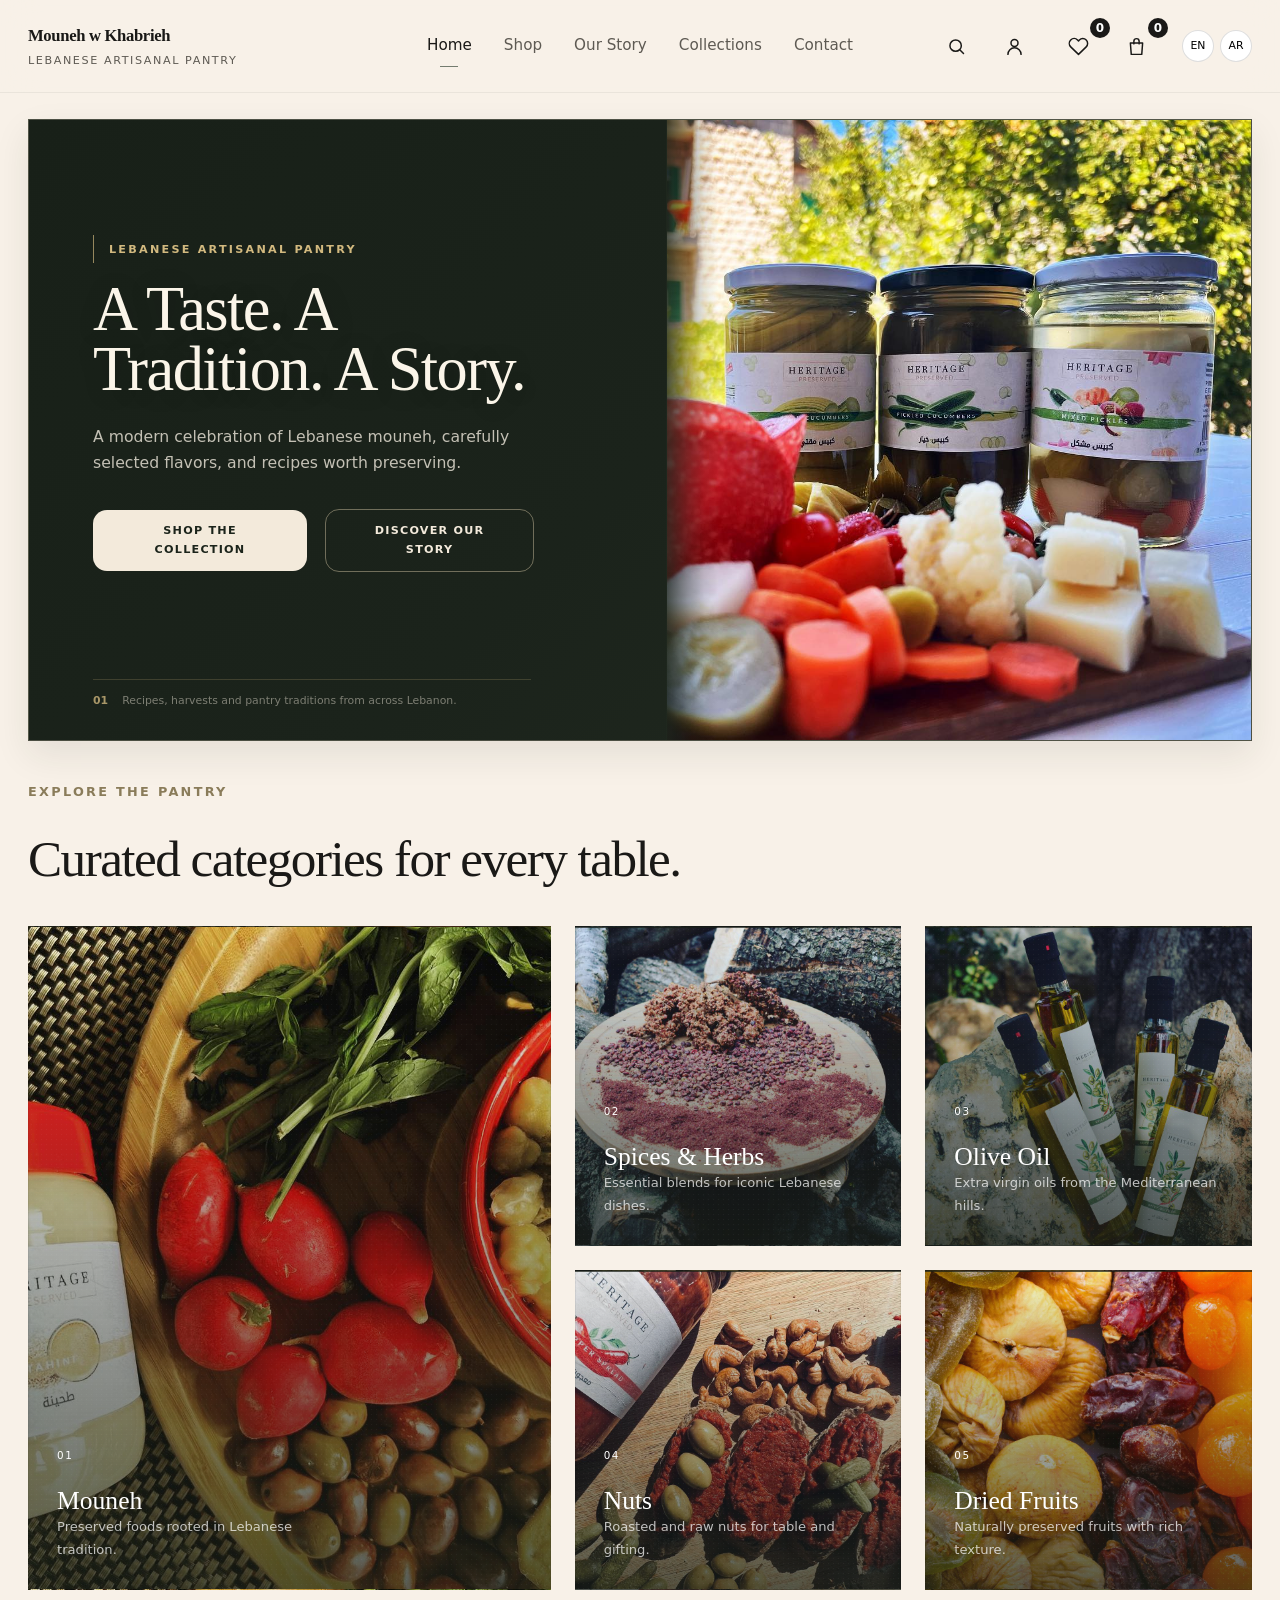
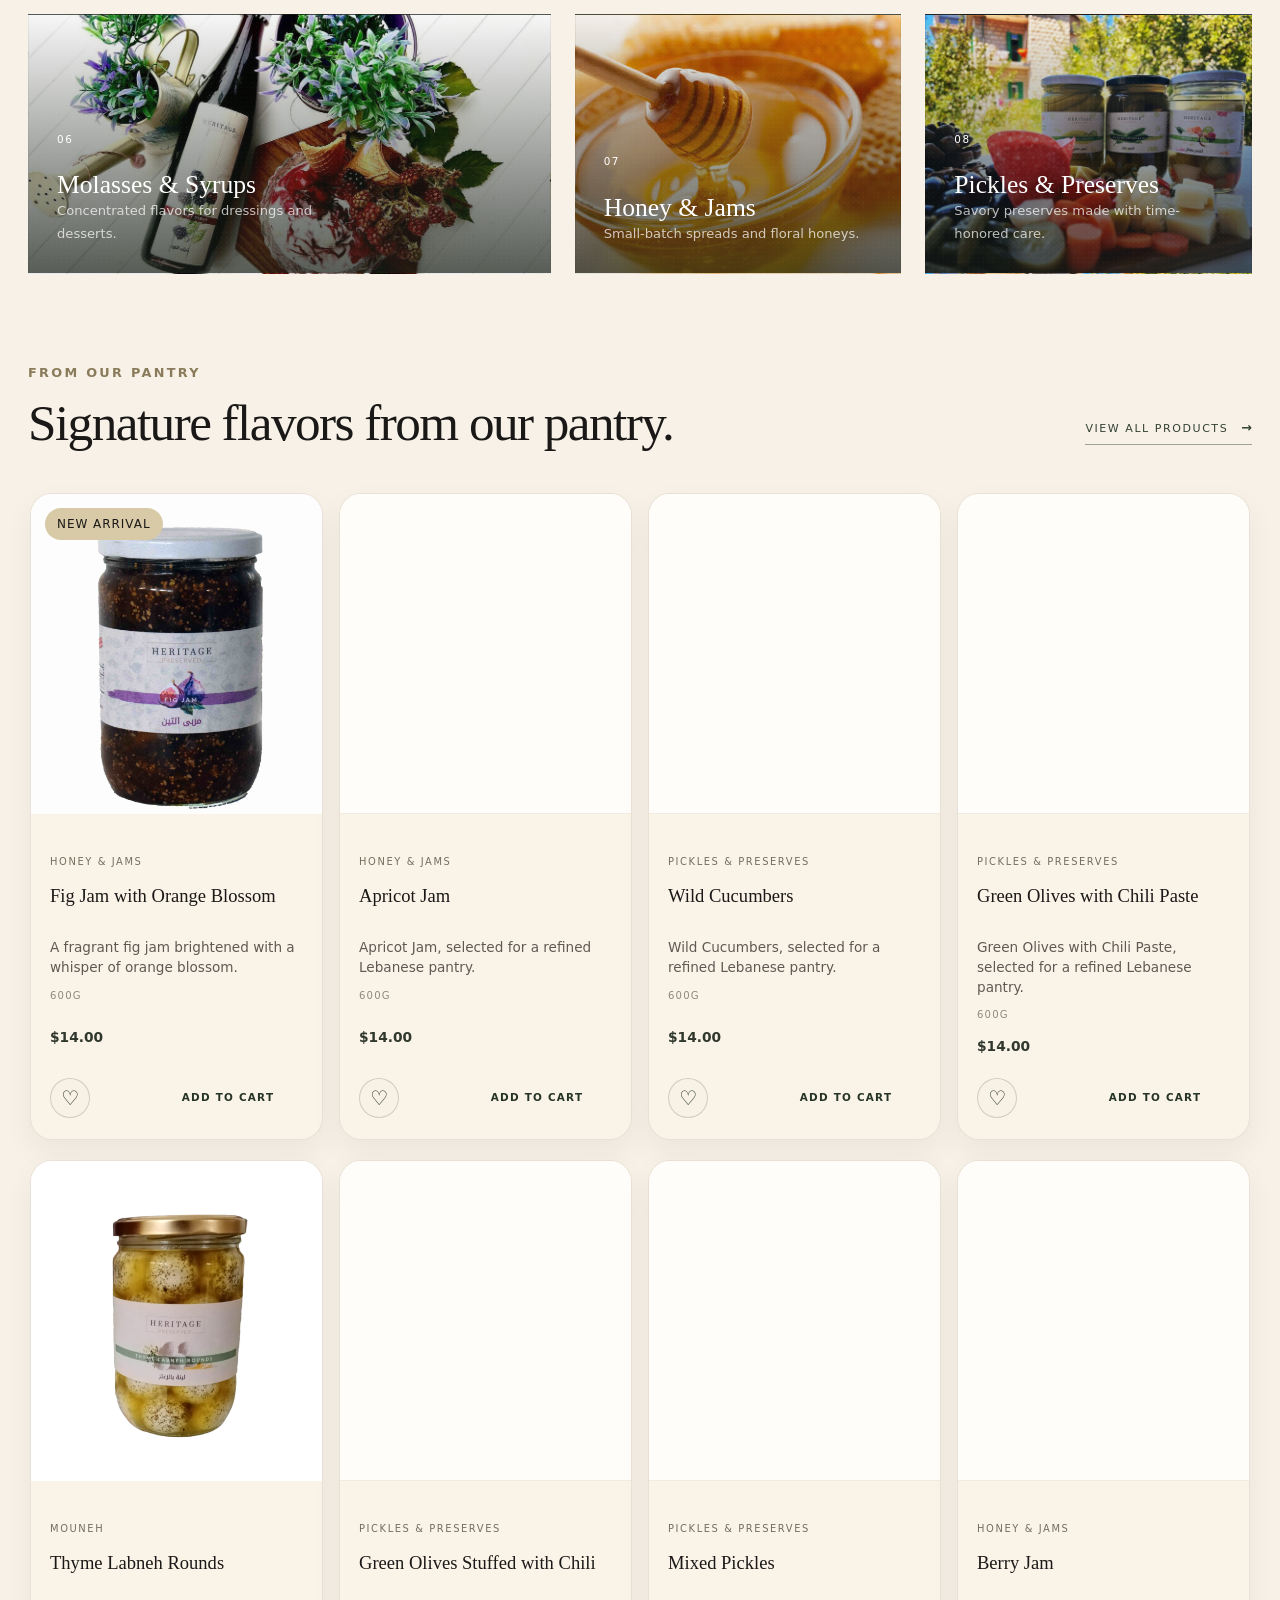
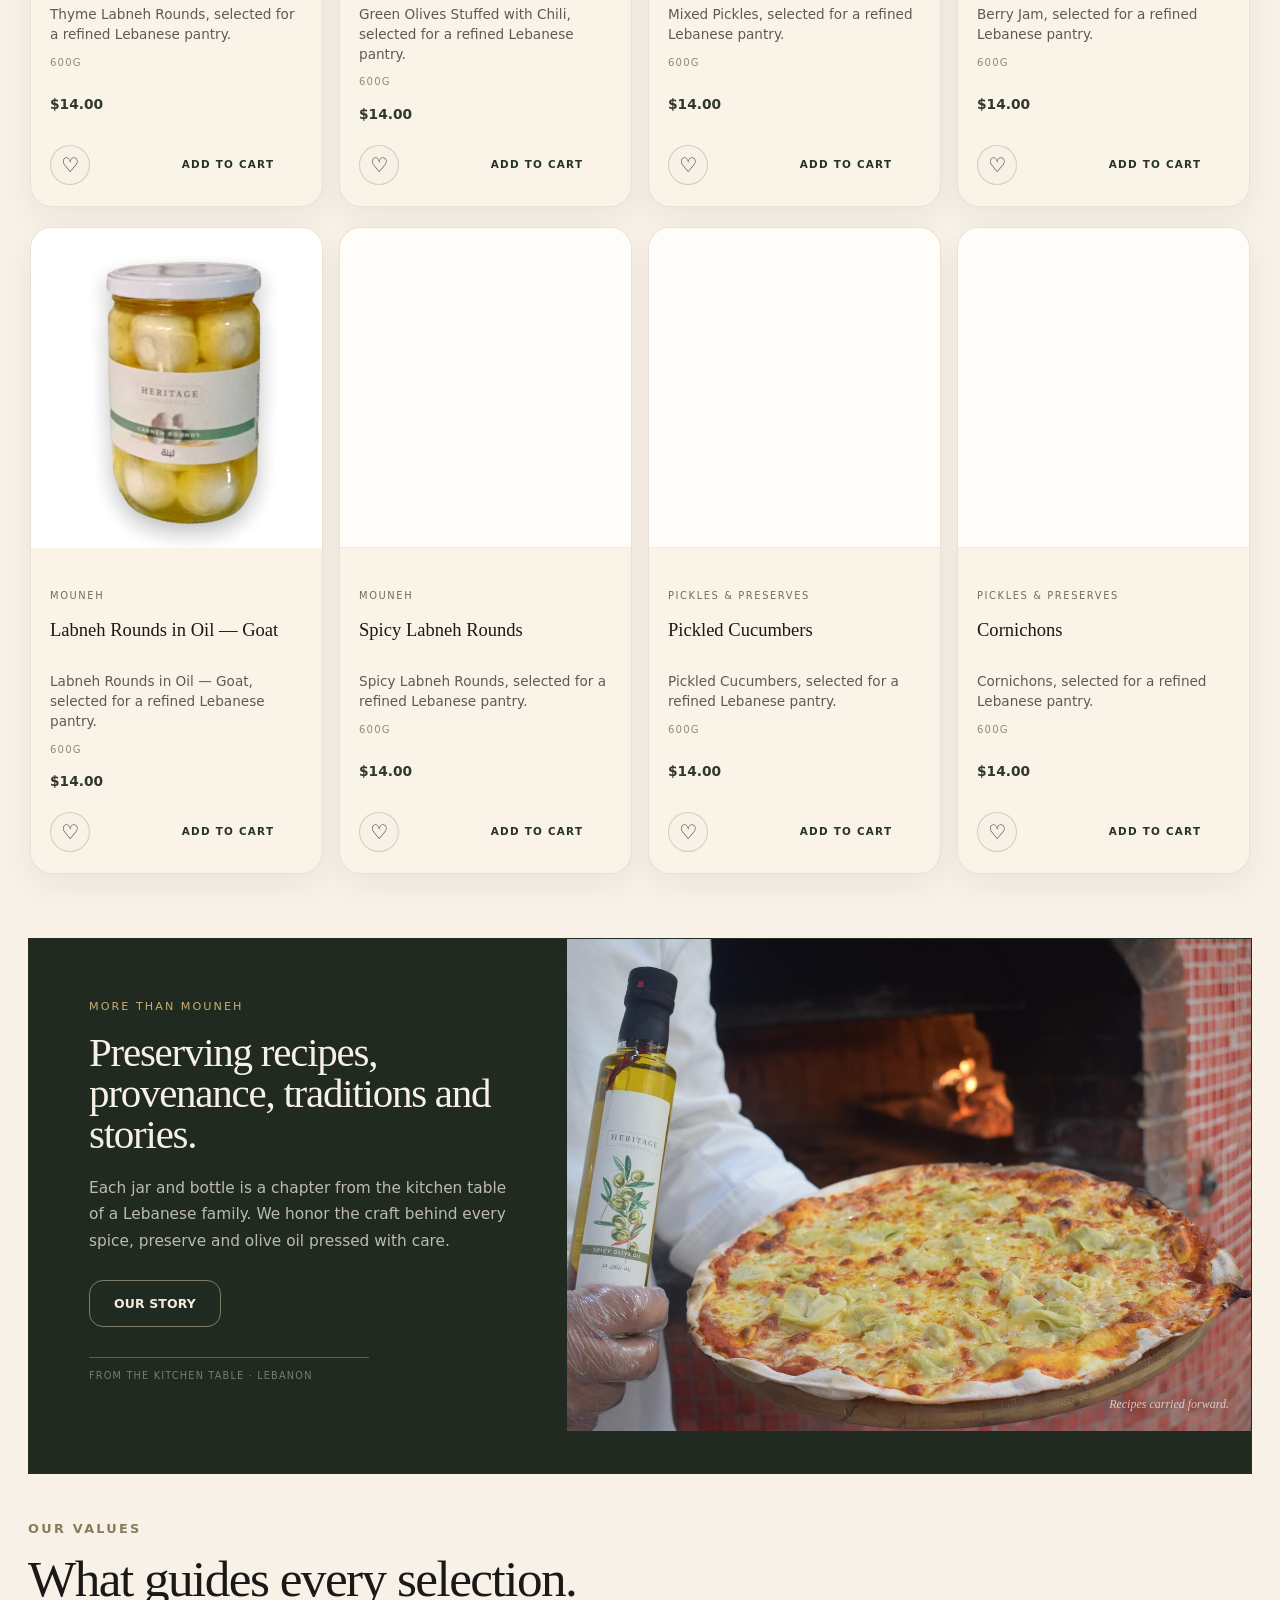
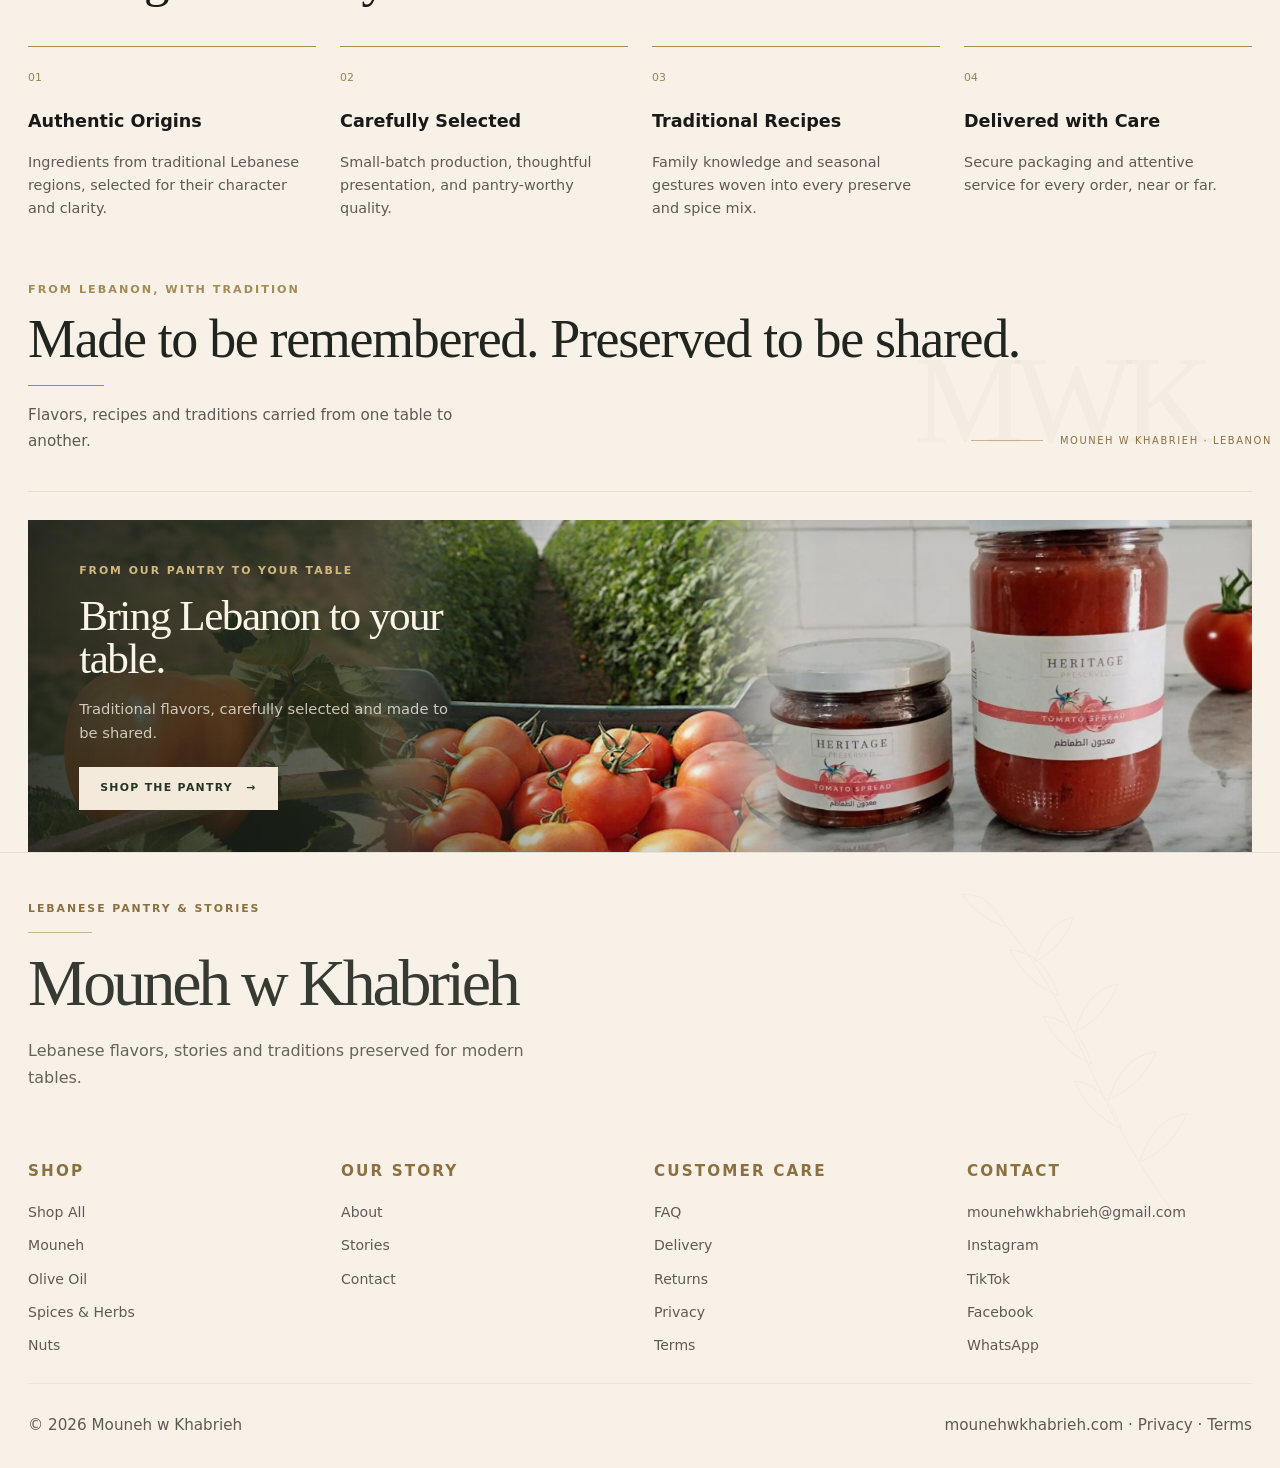
<file: index.html>
<!DOCTYPE html>
<html lang="en">
<head>
  <meta charset="UTF-8" />
  <meta name="viewport" content="width=device-width, initial-scale=1.0" />
  <title>Mouneh w Khabrieh | Traditional Lebanese Pantry</title>
  <meta name="description" content="Mouneh w Khabrieh presents premium Lebanese mouneh, olive oil, spices, preserves, and curated gift boxes with artisanal storytelling." />
  <link rel="canonical" href="https://mounehwkhabrieh.com/" />
  <meta property="og:type" content="website" />
  <meta property="og:title" content="Mouneh w Khabrieh | A Taste. A Tradition. A Story." />
  <meta property="og:description" content="A modern celebration of Lebanese mouneh, carefully selected flavors, and recipes worth preserving." />
  <meta property="og:url" content="https://mounehwkhabrieh.com/" />
  <meta property="og:site_name" content="Mouneh w Khabrieh" />
  <link rel="stylesheet" href="css/global.css" />
  <link rel="stylesheet" href="css/index.css" />
  <link rel="stylesheet" href="css/responsive.css" />
  <link rel="stylesheet" href="css/shop.css?v=20260816-card-layout" />
</head>
<body class="homepage-body">
  <div id="site-header"></div>
  <main class="page-shell homepage">
    <section class="hero-panel">
      <div class="hero-copy">
        <span class="eyebrow">Lebanese Artisanal Pantry</span>
        <h1><span class="hero-title-line">A Taste.</span> <span class="hero-title-line">A Tradition.</span> <span class="hero-title-line">A Story.</span></h1>
        <p>A modern celebration of Lebanese mouneh, carefully selected flavors, and recipes worth preserving.</p>
        <div class="hero-actions">
          <a class="button button-primary" href="shop.html">Shop the Collection</a>
          <a class="button button-secondary" href="about.html">Discover Our Story</a>
        </div>
        <p class="hero-note"><span>01</span> Recipes, harvests and pantry traditions from across Lebanon.</p>
      </div>
      <div class="hero-visual">
        <div class="hero-image hero-image-1" aria-hidden="true"></div>
        <span class="hero-media-caption">Lebanon, preserved.</span>
      </div>
    </section>

    <section class="section section-intro">
      <div class="section-heading badge-heading">
        <span>Explore the pantry</span>
        <h2>Curated categories for every table.</h2>
      </div>
      <div class="category-grid" id="categoryGrid"></div>
    </section>

    <section class="section section-featured">
      <div class="section-heading">
        <span>From our pantry</span>
        <h2>Signature flavors from our pantry.</h2>
        <div class="featured-carousel-controls" role="group" aria-label="Signature products carousel controls">
          <button class="featured-carousel-button" id="featuredPrev" type="button" aria-label="Previous signature product" aria-controls="featuredProducts" disabled><span aria-hidden="true">←</span></button>
          <button class="featured-carousel-button" id="featuredNext" type="button" aria-label="Next signature product" aria-controls="featuredProducts"><span aria-hidden="true">→</span></button>
        </div>
        <a class="section-view-all" href="shop.html">View all products <span aria-hidden="true">→</span></a>
      </div>
      <div class="product-grid signature-card-grid product-card-collection" id="featuredProducts"></div>
    </section>

    <section class="section section-story-text split-panel">
      <div class="story-copy">
        <span>More than mouneh</span>
        <h2>Preserving recipes, provenance, traditions and stories.</h2>
        <p>Each jar and bottle is a chapter from the kitchen table of a Lebanese family. We honor the craft behind every spice, preserve and olive oil pressed with care.</p>
        <a class="button button-secondary" href="about.html">Our Story</a>
      </div>
      <div class="story-image-wrap">
        <div class="story-image story-image-1" aria-hidden="true"></div>
        <span class="story-media-caption">Recipes carried forward.</span>
      </div>
    </section>

    <section class="section section-values">
      <div class="section-heading">
        <span>Our values</span>
        <h2>What guides every selection.</h2>
      </div>
      <div class="values-grid">
        <article>
          <span class="value-number">01</span>
          <strong>Authentic Origins</strong>
          <p>Ingredients from traditional Lebanese regions, selected for their character and clarity.</p>
        </article>
        <article>
          <span class="value-number">02</span>
          <strong>Carefully Selected</strong>
          <p>Small-batch production, thoughtful presentation, and pantry-worthy quality.</p>
        </article>
        <article>
          <span class="value-number">03</span>
          <strong>Traditional Recipes</strong>
          <p>Family knowledge and seasonal gestures woven into every preserve and spice mix.</p>
        </article>
        <article>
          <span class="value-number">04</span>
          <strong>Delivered with Care</strong>
          <p>Secure packaging and attentive service for every order, near or far.</p>
        </article>
      </div>
    </section>

    <section class="section section-editorial-transition">
      <span class="editorial-transition-eyebrow">From Lebanon, with tradition</span>
      <h2><span class="editorial-heading-line">Made to be remembered.</span> <span class="editorial-heading-line">Preserved to be shared.</span></h2>
      <span class="editorial-transition-rule" aria-hidden="true"></span>
      <p>Flavors, recipes and traditions carried from one table to another.</p>
      <span class="editorial-transition-signature" aria-label="Mouneh w Khabrieh, Lebanon"><i aria-hidden="true"></i> Mouneh w Khabrieh · Lebanon</span>
    </section>

    <section class="prefooter-commerce" aria-labelledby="prefooterCommerceTitle">
      <div class="prefooter-commerce-media">
        <img class="prefooter-commerce-image prefooter-commerce-image-origin" src="assets/images/tomat-1.jpg" alt="Tomato growing in the Lebanese landscape" />
        <img class="prefooter-commerce-image prefooter-commerce-image-harvest" src="assets/images/tomat-2.jpg" alt="Freshly harvested tomatoes gathered in a crate" />
        <img class="prefooter-commerce-image prefooter-commerce-image-product" src="assets/images/tomat-3.jpg" alt="Heritage Preserved tomato spread jars" />
      </div>
      <div class="prefooter-commerce-content">
        <span>From our pantry to your table</span>
        <h2 id="prefooterCommerceTitle">Bring Lebanon to your table.</h2>
        <p>Traditional flavors, carefully selected and made to be shared.</p>
        <a class="button button-primary" href="shop.html">Shop the pantry <span aria-hidden="true">→</span></a>
      </div>
    </section>
  </main>

  <div id="site-footer"></div>
  <div id="site-overlays"></div>

  <script src="data/products.js"></script>
  <script src="data/categories.js"></script>
  <script src="js/global.js"></script>
  <script src="js/index.js"></script>
</body>
</html>
</file>
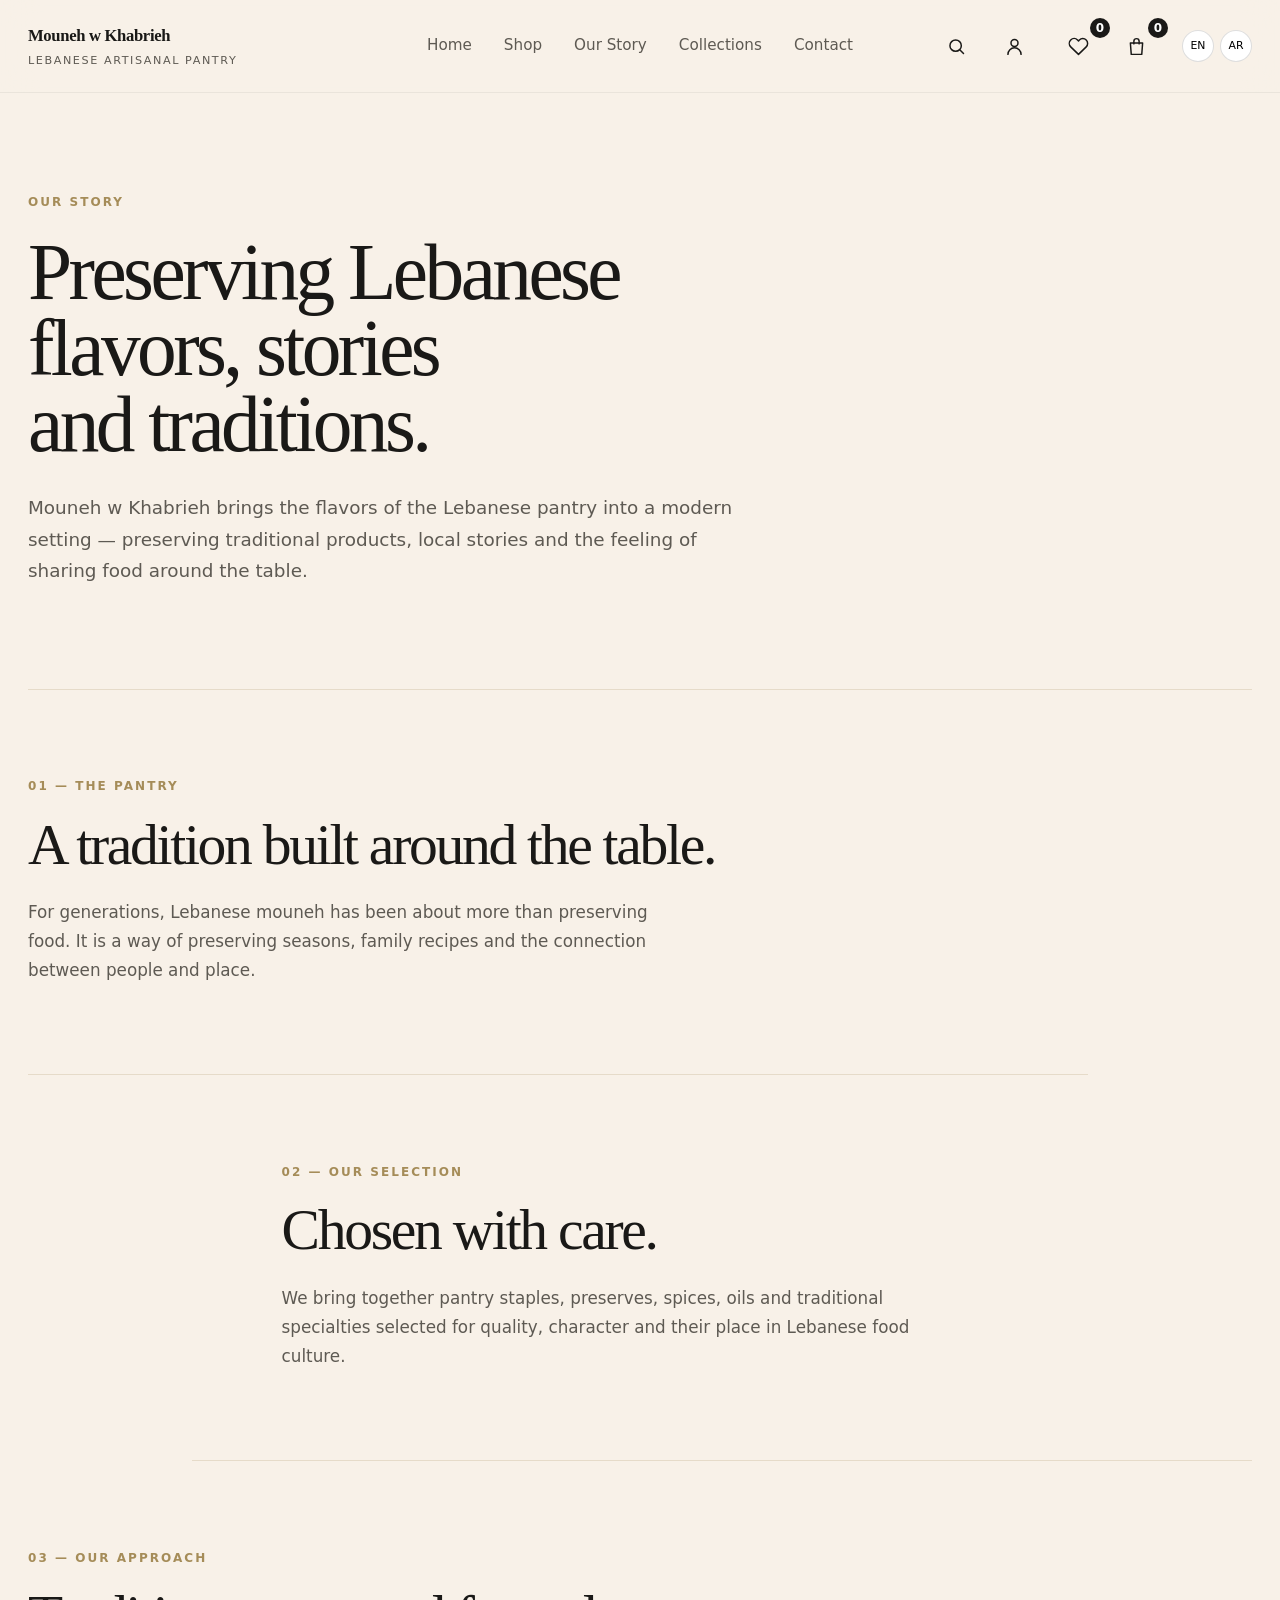
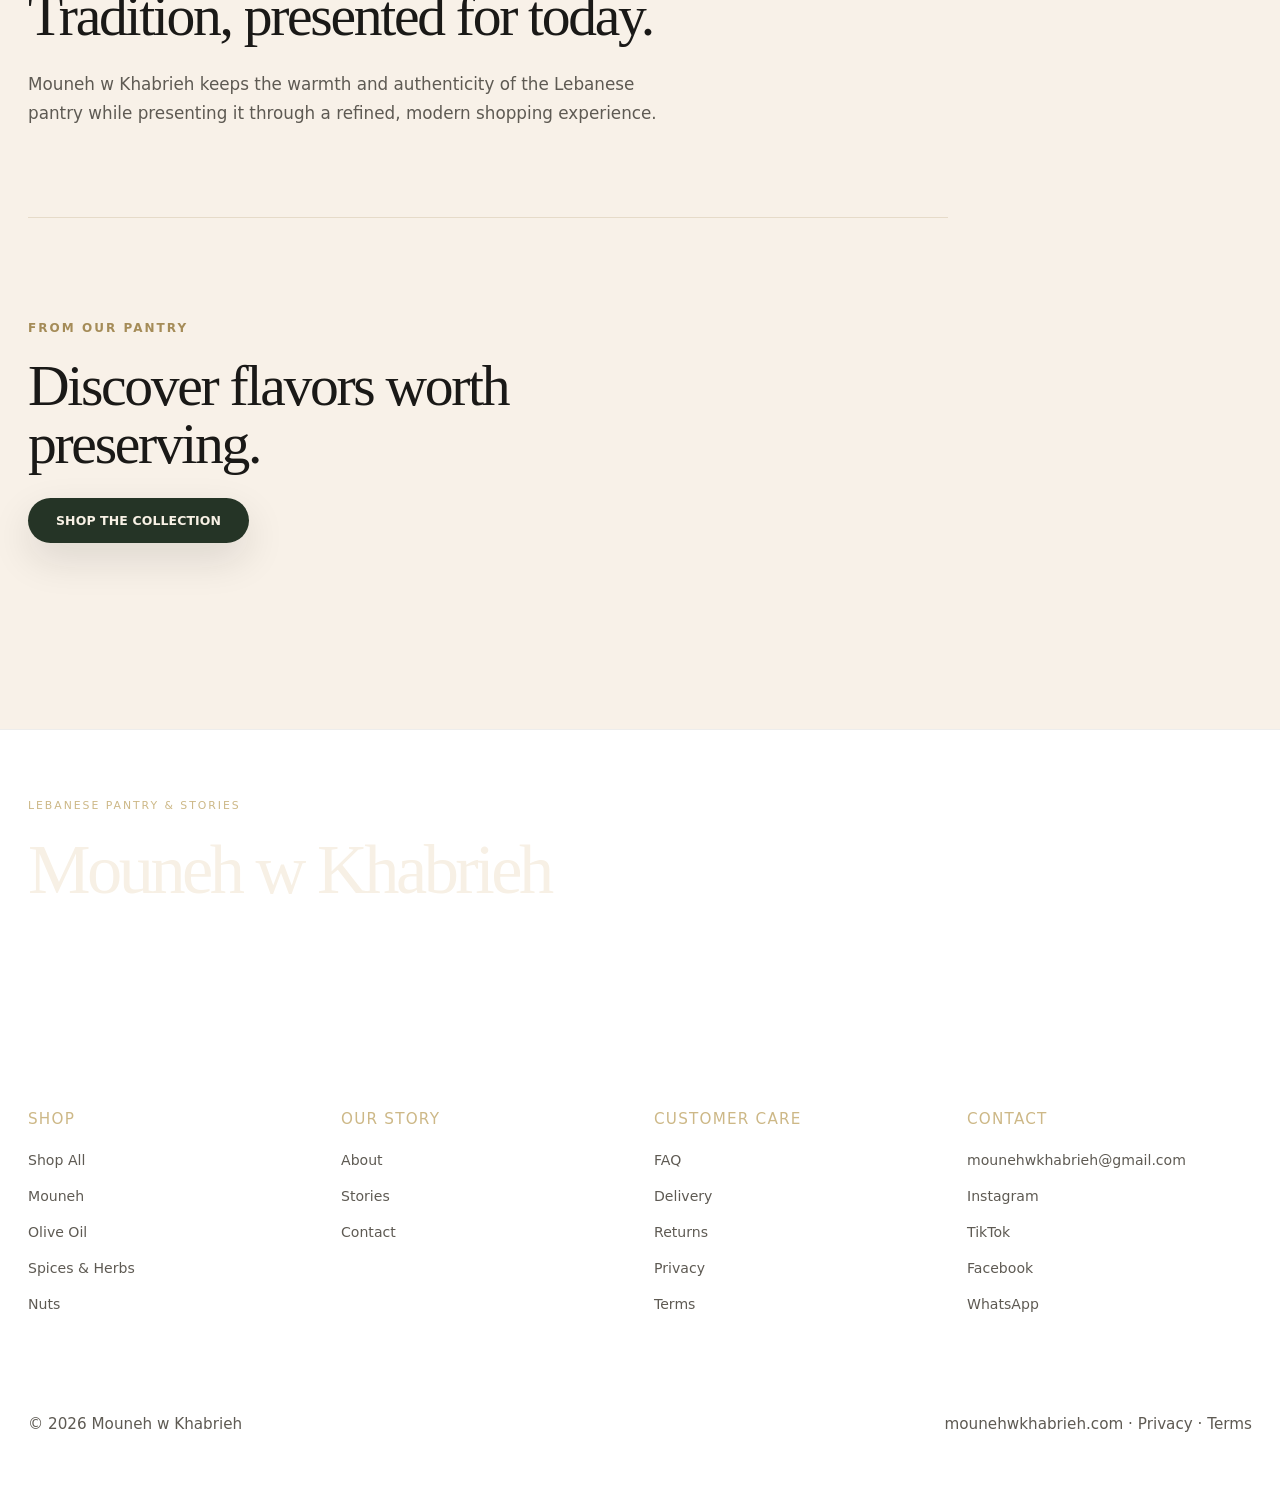
<file: about.html>
<!DOCTYPE html>
<html lang="en">
<head>
  <meta charset="UTF-8" />
  <meta name="viewport" content="width=device-width, initial-scale=1.0" />
  <title>About Us | Mouneh w Khabrieh</title>
  <meta name="description" content="Learn the story behind Mouneh w Khabrieh and our premium Lebanese pantry traditions." />
  <link rel="canonical" href="https://mounehwkhabrieh.com/about.html" />
  <meta property="og:type" content="website" />
  <meta property="og:title" content="About Us | Mouneh w Khabrieh" />
  <meta property="og:description" content="The story behind Mouneh w Khabrieh's Lebanese culinary heritage and artisanal pantry products." />
  <link rel="stylesheet" href="css/global.css" />
  <link rel="stylesheet" href="css/index.css" />
  <link rel="stylesheet" href="css/responsive.css" />
  <link rel="stylesheet" href="css/about.css" />
</head>
<body class="homepage-body">
  <div id="site-header"></div>
  <main class="page-shell about-page">
    <section class="about-story-hero">
      <div class="about-story-intro">
        <span class="eyebrow">Our story</span>
        <h1><span>Preserving Lebanese</span><span>flavors, stories</span><span>and traditions.</span></h1>
        <p>Mouneh w Khabrieh brings the flavors of the Lebanese pantry into a modern setting — preserving traditional products, local stories and the feeling of sharing food around the table.</p>
      </div>
    </section>

    <section class="about-story-section about-story-section--pantry">
      <span class="about-story-eyebrow">01 — The Pantry</span>
      <h2>A tradition built around the table.</h2>
      <p>For generations, Lebanese mouneh has been about more than preserving food. It is a way of preserving seasons, family recipes and the connection between people and place.</p>
    </section>

    <section class="about-story-section about-story-section--selection">
      <span class="about-story-eyebrow">02 — Our Selection</span>
      <h2>Chosen with care.</h2>
      <p>We bring together pantry staples, preserves, spices, oils and traditional specialties selected for quality, character and their place in Lebanese food culture.</p>
    </section>

    <section class="about-story-section about-story-section--approach">
      <span class="about-story-eyebrow">03 — Our Approach</span>
      <h2>Tradition, presented for today.</h2>
      <p>Mouneh w Khabrieh keeps the warmth and authenticity of the Lebanese pantry while presenting it through a refined, modern shopping experience.</p>
    </section>

    <section class="about-story-cta">
      <span class="about-story-eyebrow">From Our Pantry</span>
      <h2>Discover flavors worth preserving.</h2>
      <a class="button button-primary" href="shop.html">Shop the Collection</a>
    </section>
  </main>
  <div id="site-footer"></div>
  <div id="site-overlays"></div>
  <script src="data/products.js"></script>
  <script src="data/categories.js"></script>
  <script src="js/global.js"></script>
</body>
</html>
</file>
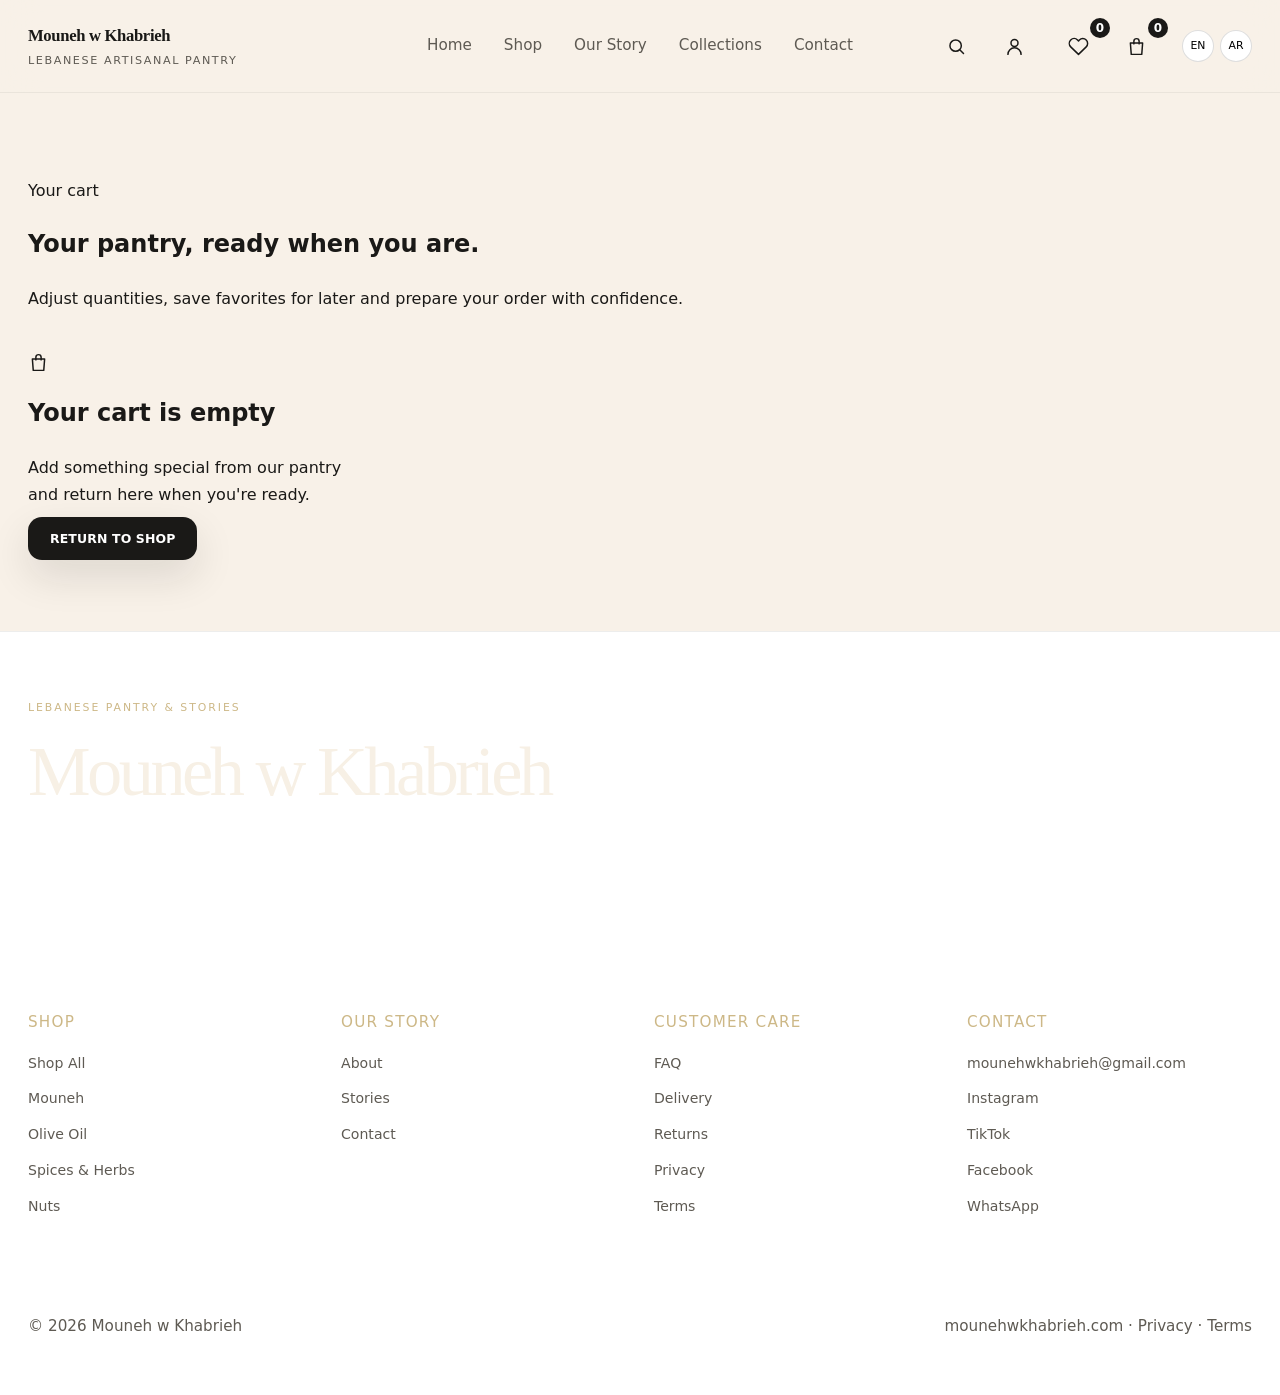
<file: cart.html>
<!DOCTYPE html>
<html lang="en">
<head>
  <meta charset="UTF-8" />
  <meta name="viewport" content="width=device-width, initial-scale=1.0" />
  <title>Cart | Mouneh w Khabrieh</title>
  <meta name="description" content="Your cart at Mouneh w Khabrieh. Review selected premium Lebanese products, update quantities, and proceed to checkout." />
  <link rel="canonical" href="https://mounehwkhabrieh.com/cart.html" />
  <meta property="og:type" content="website" />
  <meta property="og:title" content="Cart | Mouneh w Khabrieh" />
  <meta property="og:description" content="Review selected premium Lebanese products, update quantities, and prepare for checkout." />
  <link rel="stylesheet" href="css/global.css" />
  <link rel="stylesheet" href="css/cart.css" />
  <link rel="stylesheet" href="css/shop.css?v=20260816-card-layout" />
  <link rel="stylesheet" href="css/responsive.css" />
</head>
<body class="homepage-body">
  <div id="site-header"></div>
  <main class="page-shell cart-page">
    <section class="cart-hero">
      <div>
        <span>Your cart</span>
        <h1>Your pantry,<br class="cart-title-break" /> ready when you are.</h1>
        <p>Adjust quantities, save favorites for later and prepare your order with confidence.</p>
      </div>
    </section>

    <section class="cart-layout">
      <div class="cart-items" id="cartItems"></div>
      <aside class="cart-summary">
        <div class="summary-panel">
          <h2>Order summary</h2>
          <div class="summary-row">
            <span>Subtotal</span>
            <span id="cartSubtotal">$0.00</span>
          </div>
          <div class="summary-row muted">
            <span>Estimated delivery</span>
            <span>Calculated at checkout</span>
          </div>
          <div class="summary-row summary-total">
            <strong>Estimated total</strong>
            <strong id="cartEstimatedTotal">$0.00</strong>
          </div>
          <div class="coupon-group">
            <label for="couponCode">Coupon code</label>
            <input id="couponCode" type="text" placeholder="Enter code" />
            <button class="button button-secondary" type="button" id="applyCoupon">Apply</button>
          </div>
          <button class="button button-primary full-width" type="button" id="checkoutButton">Proceed to Checkout</button>
          <p class="checkout-note">Your selections are saved so you can return anytime.</p>
        </div>
      </aside>
    </section>
  </main>
  <div class="cart-sticky-checkout" id="cartStickyCheckout" hidden>
    <div><span>Total</span><strong id="cartStickyTotal">$0.00</strong></div>
    <button class="button button-primary" id="stickyCheckoutButton" type="button">Checkout</button>
  </div>
  <div id="site-footer"></div>
  <div id="site-overlays"></div>
  <script src="data/products.js"></script>
  <script src="data/categories.js"></script>
  <script src="js/global.js"></script>
  <script src="js/cart.js"></script>
</body>
</html>
</file>
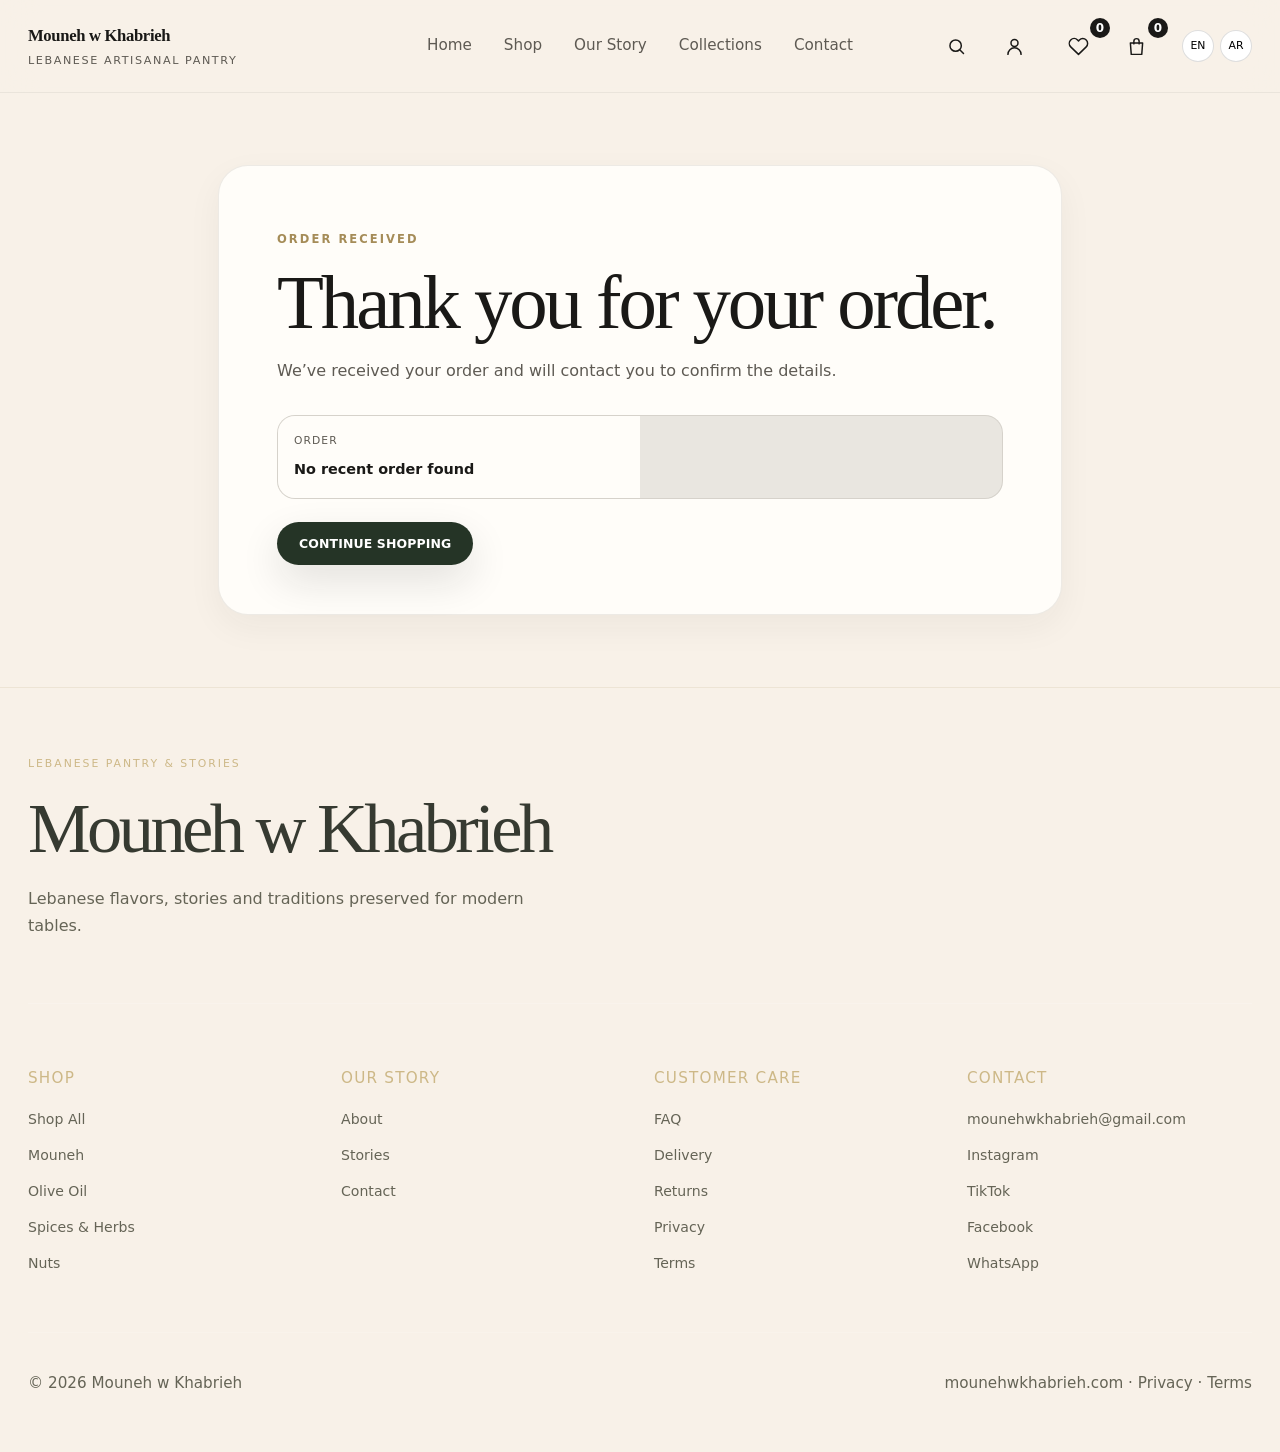
<file: checkout-success.html>
<!DOCTYPE html>
<html lang="en">
<head>
  <meta charset="UTF-8" />
  <meta name="viewport" content="width=device-width, initial-scale=1.0" />
  <title>Order received | Mouneh w Khabrieh</title>
  <meta name="description" content="Your Mouneh w Khabrieh order has been received." />
  <link rel="stylesheet" href="css/global.css" />
  <link rel="stylesheet" href="css/checkout.css" />
  <link rel="stylesheet" href="css/responsive.css" />
</head>
<body class="homepage-body">
  <div id="site-header"></div>
  <main class="page-shell checkout-success-page">
    <section class="checkout-success-card">
      <span>Order received</span>
      <h1>Thank you for your order.</h1>
      <p>We’ve received your order and will contact you to confirm the details.</p>
      <div class="success-details" id="successDetails"></div>
      <a class="button button-primary" href="shop.html">Continue Shopping</a>
    </section>
  </main>
  <div id="site-footer"></div>
  <div id="site-overlays"></div>
  <script src="data/products.js"></script>
  <script src="data/categories.js"></script>
  <script src="js/global.js"></script>
  <script src="js/checkout-success.js"></script>
</body>
</html>
</file>
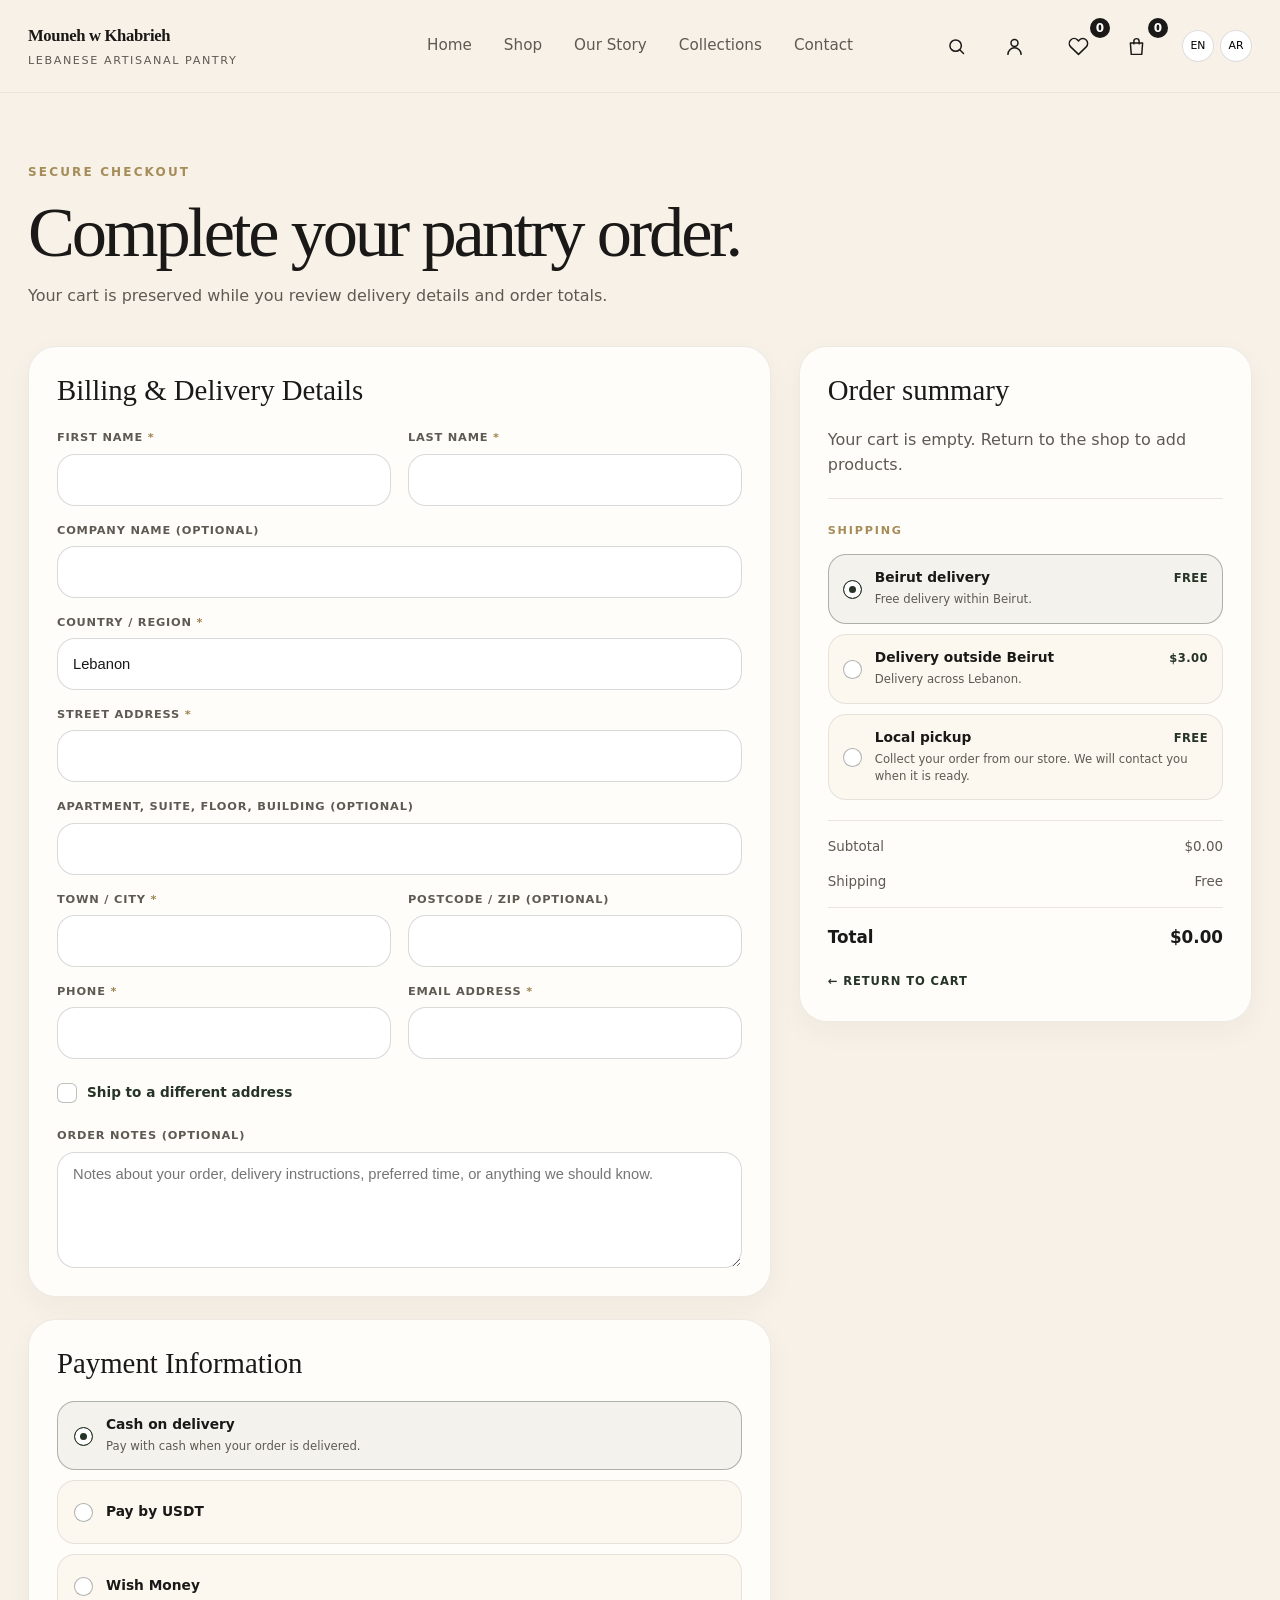
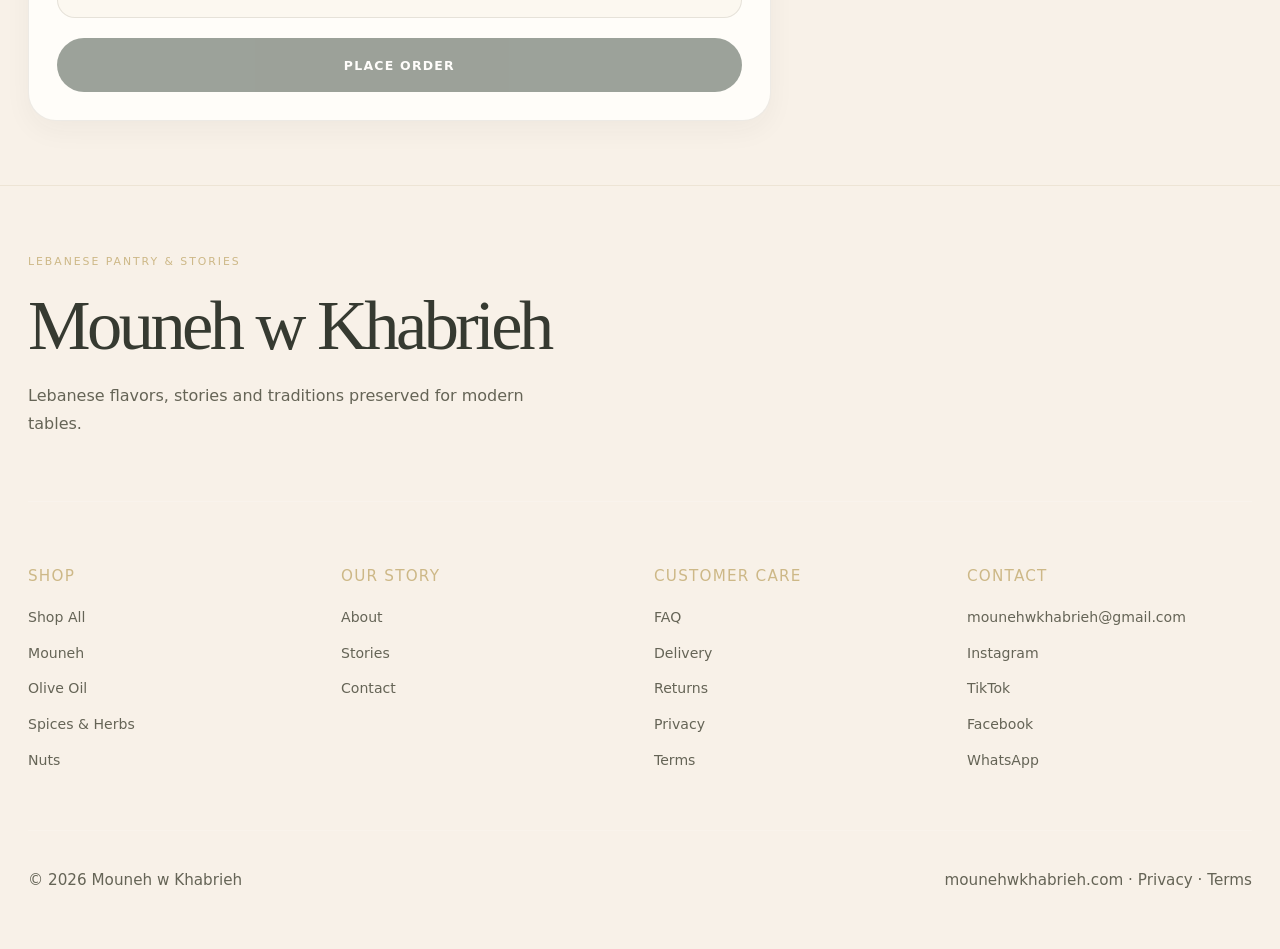
<file: checkout.html>
<!DOCTYPE html>
<html lang="en">
<head>
  <meta charset="UTF-8" />
  <meta name="viewport" content="width=device-width, initial-scale=1.0" />
  <title>Checkout | Mouneh w Khabrieh</title>
  <meta name="description" content="Complete your Mouneh w Khabrieh pantry order." />
  <link rel="stylesheet" href="css/global.css" />
  <link rel="stylesheet" href="css/checkout.css" />
  <link rel="stylesheet" href="css/responsive.css" />
</head>
<body class="homepage-body">
  <div id="site-header"></div>
  <main class="page-shell checkout-page">
    <header class="checkout-hero">
      <span>Secure checkout</span>
      <h1>Complete your pantry order.</h1>
      <p>Your cart is preserved while you review delivery details and order totals.</p>
    </header>

    <div class="checkout-layout">
      <form class="checkout-form" id="checkoutForm" novalidate>
        <section class="checkout-card checkout-details">
          <h2>Billing &amp; Delivery Details</h2>
          <div class="checkout-fields">
            <label>First name <em>*</em><input name="firstName" autocomplete="given-name" required /><small class="field-error"></small></label>
            <label>Last name <em>*</em><input name="lastName" autocomplete="family-name" required /><small class="field-error"></small></label>
            <label class="checkout-field-wide">Company name (optional)<input name="company" autocomplete="organization" /><small class="field-error"></small></label>
            <label class="checkout-field-wide">Country / Region <em>*</em><span class="checkout-fixed-country">Lebanon</span><input name="country" type="hidden" value="Lebanon" /></label>
            <label class="checkout-field-wide">Street address <em>*</em><input name="address" autocomplete="street-address" required /><small class="field-error"></small></label>
            <label class="checkout-field-wide">Apartment, suite, floor, building (optional)<input name="address2" autocomplete="address-line2" /><small class="field-error"></small></label>
            <label>Town / City <em>*</em><input name="city" autocomplete="address-level2" required /><small class="field-error"></small></label>
            <label>Postcode / ZIP (optional)<input name="postcode" autocomplete="postal-code" /><small class="field-error"></small></label>
            <label>Phone <em>*</em><input name="phone" type="tel" autocomplete="tel" required /><small class="field-error"></small></label>
            <label>Email address <em>*</em><input name="email" type="email" autocomplete="email" required /><small class="field-error"></small></label>
          </div>

          <label class="checkout-checkbox"><input id="differentAddress" name="differentAddress" type="checkbox" /><span aria-hidden="true"></span>Ship to a different address</label>
          <div class="alternate-delivery" id="alternateDelivery" aria-hidden="true">
            <h3>Delivery address</h3>
            <div class="checkout-fields">
              <label>First name <em>*</em><input name="deliveryFirstName" autocomplete="shipping given-name" /><small class="field-error"></small></label>
              <label>Last name <em>*</em><input name="deliveryLastName" autocomplete="shipping family-name" /><small class="field-error"></small></label>
              <label class="checkout-field-wide">Country / Region <em>*</em><span class="checkout-fixed-country">Lebanon</span><input name="deliveryCountry" type="hidden" value="Lebanon" /></label>
              <label class="checkout-field-wide">Street address <em>*</em><input name="deliveryAddress" autocomplete="shipping street-address" /><small class="field-error"></small></label>
              <label class="checkout-field-wide">Apartment, suite, floor (optional)<input name="deliveryAddress2" autocomplete="shipping address-line2" /><small class="field-error"></small></label>
              <label>Town / City <em>*</em><input name="deliveryCity" autocomplete="shipping address-level2" /><small class="field-error"></small></label>
              <label>Postcode / ZIP (optional)<input name="deliveryPostcode" autocomplete="shipping postal-code" /><small class="field-error"></small></label>
              <label class="checkout-field-wide">Phone <em>*</em><input name="deliveryPhone" type="tel" autocomplete="shipping tel" /><small class="field-error"></small></label>
            </div>
          </div>

          <label class="checkout-notes">Order notes (optional)<textarea name="notes" rows="4" placeholder="Notes about your order, delivery instructions, preferred time, or anything we should know."></textarea></label>
        </section>

        <section class="checkout-card payment-card">
          <h2>Payment Information</h2>
          <div class="checkout-options payment-options" id="paymentOptions">
            <label class="checkout-option"><input type="radio" name="paymentMethod" value="cash-on-delivery" checked /><span class="custom-radio"></span><span><strong>Cash on delivery</strong><small>Pay with cash when your order is delivered.</small></span></label>
            <label class="checkout-option"><input type="radio" name="paymentMethod" value="usdt" /><span class="custom-radio"></span><span><strong>Pay by USDT</strong><small class="payment-detail" data-payment="usdt" hidden>USDT payment instructions will be provided after the order is submitted.</small></span></label>
            <label class="checkout-option"><input type="radio" name="paymentMethod" value="wish-money" /><span class="custom-radio"></span><span><strong>Wish Money</strong><small class="payment-detail" data-payment="wish-money" hidden>Wish Money payment instructions will be provided after the order is submitted.</small></span></label>
          </div>
          <small class="group-error" id="paymentError"></small>
          <button class="button button-primary place-order" type="submit" id="placeOrderButton">Place Order</button>
        </section>
      </form>

      <aside class="checkout-card checkout-summary" aria-labelledby="checkoutSummaryTitle">
        <h2 id="checkoutSummaryTitle">Order summary</h2>
        <div class="checkout-items" id="checkoutItems"></div>
        <h3>Shipping</h3>
        <div class="checkout-options shipping-options" id="shippingOptions">
          <label class="checkout-option"><input form="checkoutForm" type="radio" name="shippingMethod" value="beirut" checked /><span class="custom-radio"></span><span><strong>Beirut delivery <b>Free</b></strong><small>Free delivery within Beirut.</small></span></label>
          <label class="checkout-option"><input form="checkoutForm" type="radio" name="shippingMethod" value="outside-beirut" /><span class="custom-radio"></span><span><strong>Delivery outside Beirut <b>$3.00</b></strong><small>Delivery across Lebanon.</small></span></label>
          <label class="checkout-option"><input form="checkoutForm" type="radio" name="shippingMethod" value="pickup" /><span class="custom-radio"></span><span><strong>Local pickup <b>Free</b></strong><small>Collect your order from our store. We will contact you when it is ready.</small></span></label>
        </div>
        <small class="group-error" id="shippingError"></small>
        <div class="checkout-totals">
          <div class="checkout-summary-row"><span>Subtotal</span><span id="checkoutSubtotal">$0.00</span></div>
          <div class="checkout-summary-row"><span>Shipping</span><span id="checkoutShipping">Free</span></div>
          <div class="checkout-summary-row checkout-summary-total"><strong>Total</strong><strong id="checkoutTotal">$0.00</strong></div>
        </div>
        <p class="checkout-coupon" id="checkoutCoupon" hidden></p>
        <a class="checkout-back" href="cart.html">← Return to cart</a>
      </aside>
    </div>
  </main>
  <div id="site-footer"></div>
  <div id="site-overlays"></div>
  <script src="data/products.js"></script>
  <script src="data/categories.js"></script>
  <script src="js/global.js"></script>
  <script src="js/checkout.js"></script>
</body>
</html>
</file>
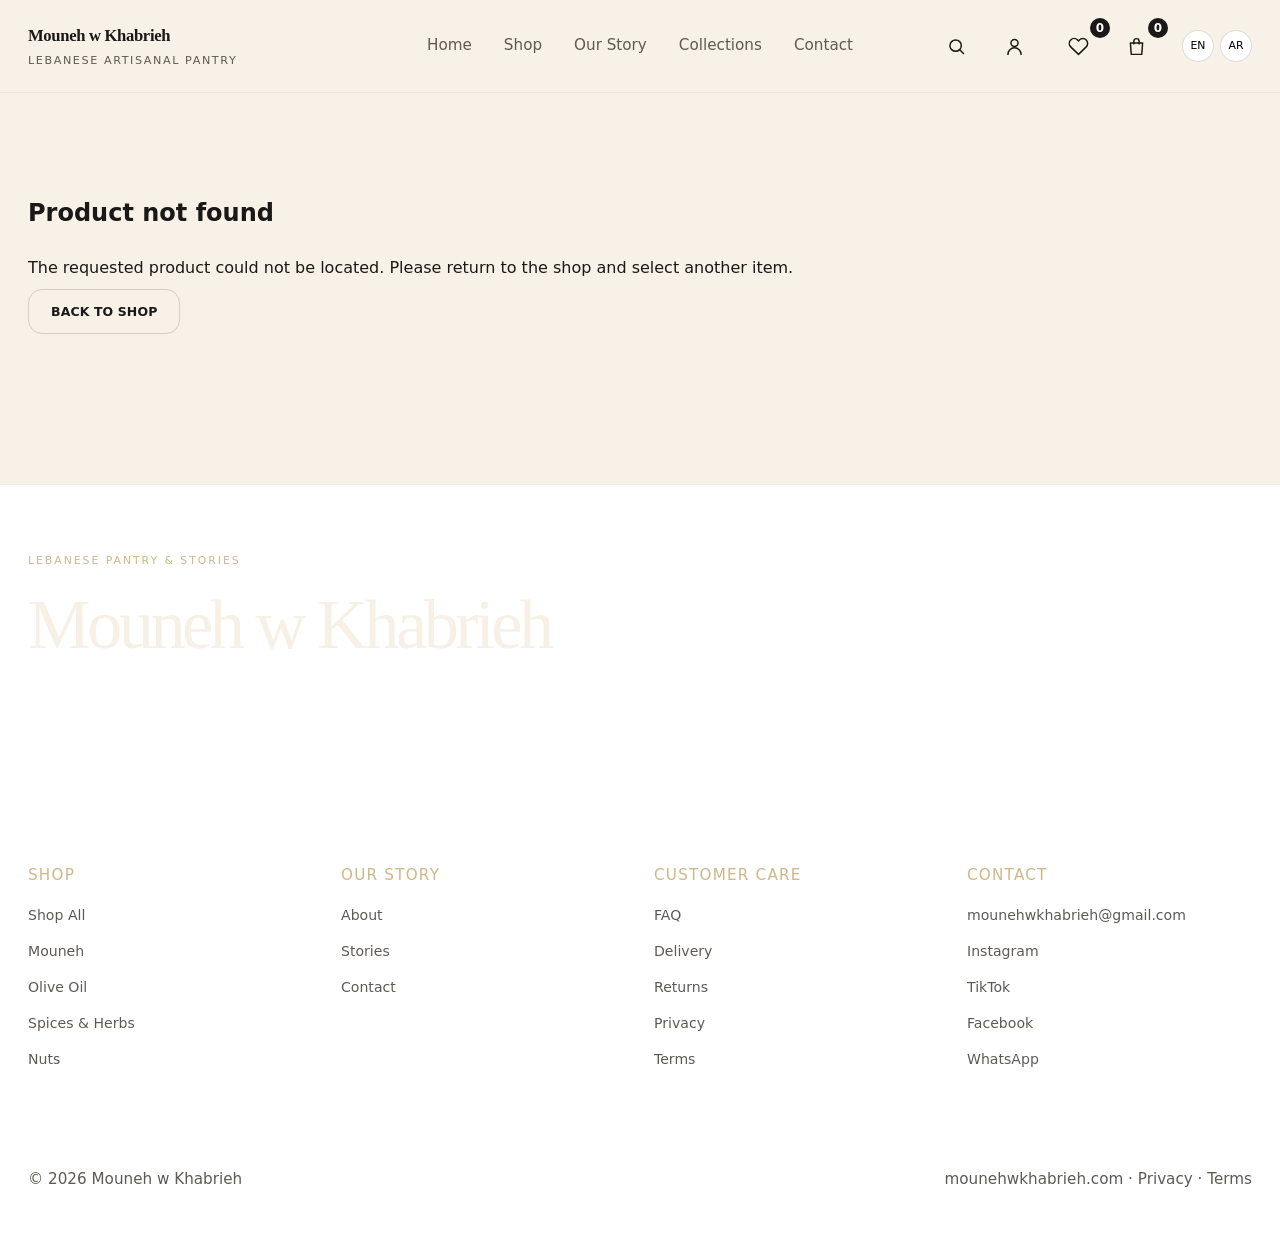
<file: product.html>
<!DOCTYPE html>
<html lang="en">
<head>
  <meta charset="UTF-8" />
  <meta name="viewport" content="width=device-width, initial-scale=1.0" />
  <title>Product | Mouneh w Khabrieh</title>
  <meta name="description" content="Product details for premium Lebanese pantry items, including story, ingredients and origin." />
  <link rel="canonical" href="https://mounehwkhabrieh.com/product.html" />
  <meta property="og:type" content="product" />
  <meta property="og:title" content="Premium Lebanese product from Mouneh w Khabrieh" />
  <meta property="og:description" content="Explore product story, ingredients, origin, and curated serving ideas." />
  <link rel="stylesheet" href="css/global.css" />
  <link rel="stylesheet" href="css/product.css" />
  <link rel="stylesheet" href="css/responsive.css" />
  <link rel="stylesheet" href="css/shop.css?v=20260816-card-layout" />
</head>
<body class="homepage-body product-body">
  <div id="site-header"></div>
  <main class="page-shell product-page">
    <nav class="breadcrumb" aria-label="Breadcrumb">
      <a href="index.html">Home</a>
      <span> / </span>
      <a href="shop.html">Shop</a>
      <span> / </span>
      <span id="breadcrumbProduct">Product</span>
    </nav>

    <section class="product-detail-panel">
      <div class="product-gallery">
        <div class="gallery-main" id="productGalleryMain"></div>
        <div class="gallery-thumbs" id="productGalleryThumbs" hidden></div>
      </div>
      <div class="product-summary">
        <div class="product-info-strip">
          <span id="productCategory"></span>
          <span class="dot-divider"></span>
          <span id="productOrigin"></span>
        </div>
        <h1 id="productName">Premium Product</h1>
        <p class="product-tagline" id="productTagline">A carefully selected pantry essential.</p>
        <div class="product-pricing" id="productPricing"></div>
        <div class="product-meta-row">
          <div class="rating">★★★★☆</div>
          <div class="availability" id="productAvailability"></div>
        </div>
        <p class="product-short" id="productShort"></p>
        <form class="product-purchase-form" id="productPurchaseForm">
          <div class="field-group">
            <label for="sizeSelect">Size</label>
            <select id="sizeSelect"></select>
          </div>
          <div class="field-group quantity-group">
            <label for="quantityInput">Quantity</label>
            <div class="stepper">
              <button type="button" id="qtyMinus" aria-label="Decrease quantity">−</button>
              <input id="quantityInput" type="number" value="1" min="1" />
              <button type="button" id="qtyPlus" aria-label="Increase quantity">+</button>
            </div>
          </div>
          <div class="action-row">
            <button class="button button-primary" type="submit">Add to Cart</button>
            <button class="button button-secondary" type="button" id="buyNowButton">Buy Now</button>
          </div>
          <div class="action-links">
            <button class="text-button" type="button" id="wishlistButton">Add to Wishlist</button>
            <button class="text-button" type="button" id="shareButton">Share</button>
          </div>
        </form>
      </div>
    </section>

    <section class="product-story-grid">
      <article>
        <h2>The Story</h2>
        <p id="productStory"></p>
      </article>
      <article>
        <h3>Product details</h3>
        <ul>
          <li><strong>Ingredients:</strong> <span id="productIngredients"></span></li>
          <li><strong>Origin:</strong> <span id="productOriginDetail"></span></li>
          <li><strong>Storage:</strong> <span id="productStorage"></span></li>
          <li><strong>Enjoy:</strong> <span id="productEnjoy"></span></li>
        </ul>
      </article>
      <article>
        <h3>Delivery information</h3>
        <p>Orders ship in secure packaging with temperature-conscious materials. Delivery timelines are updated in checkout and our care team is available to assist.</p>
      </article>
    </section>

    <section class="recently-viewed-products" id="recentlyViewedSection" hidden>
      <div class="section-heading">
        <span>Recently Viewed</span>
        <h2>Recently Viewed</h2>
      </div>
      <div class="product-grid product-card-collection product-rail" id="recentlyViewedGrid" role="region" aria-label="Recently viewed products" tabindex="0"></div>
    </section>

    <section class="related-products">
      <div class="section-heading">
        <span>Recommended</span>
        <h2>You May Also Like</h2>
      </div>
      <div class="product-grid product-card-collection" id="relatedProductGrid"></div>
    </section>
  </main>
  <div id="site-footer"></div>
  <div id="site-overlays"></div>
  <script src="data/products.js"></script>
  <script src="data/categories.js"></script>
  <script src="js/global.js"></script>
  <script src="js/product.js"></script>
</body>
</html>
</file>
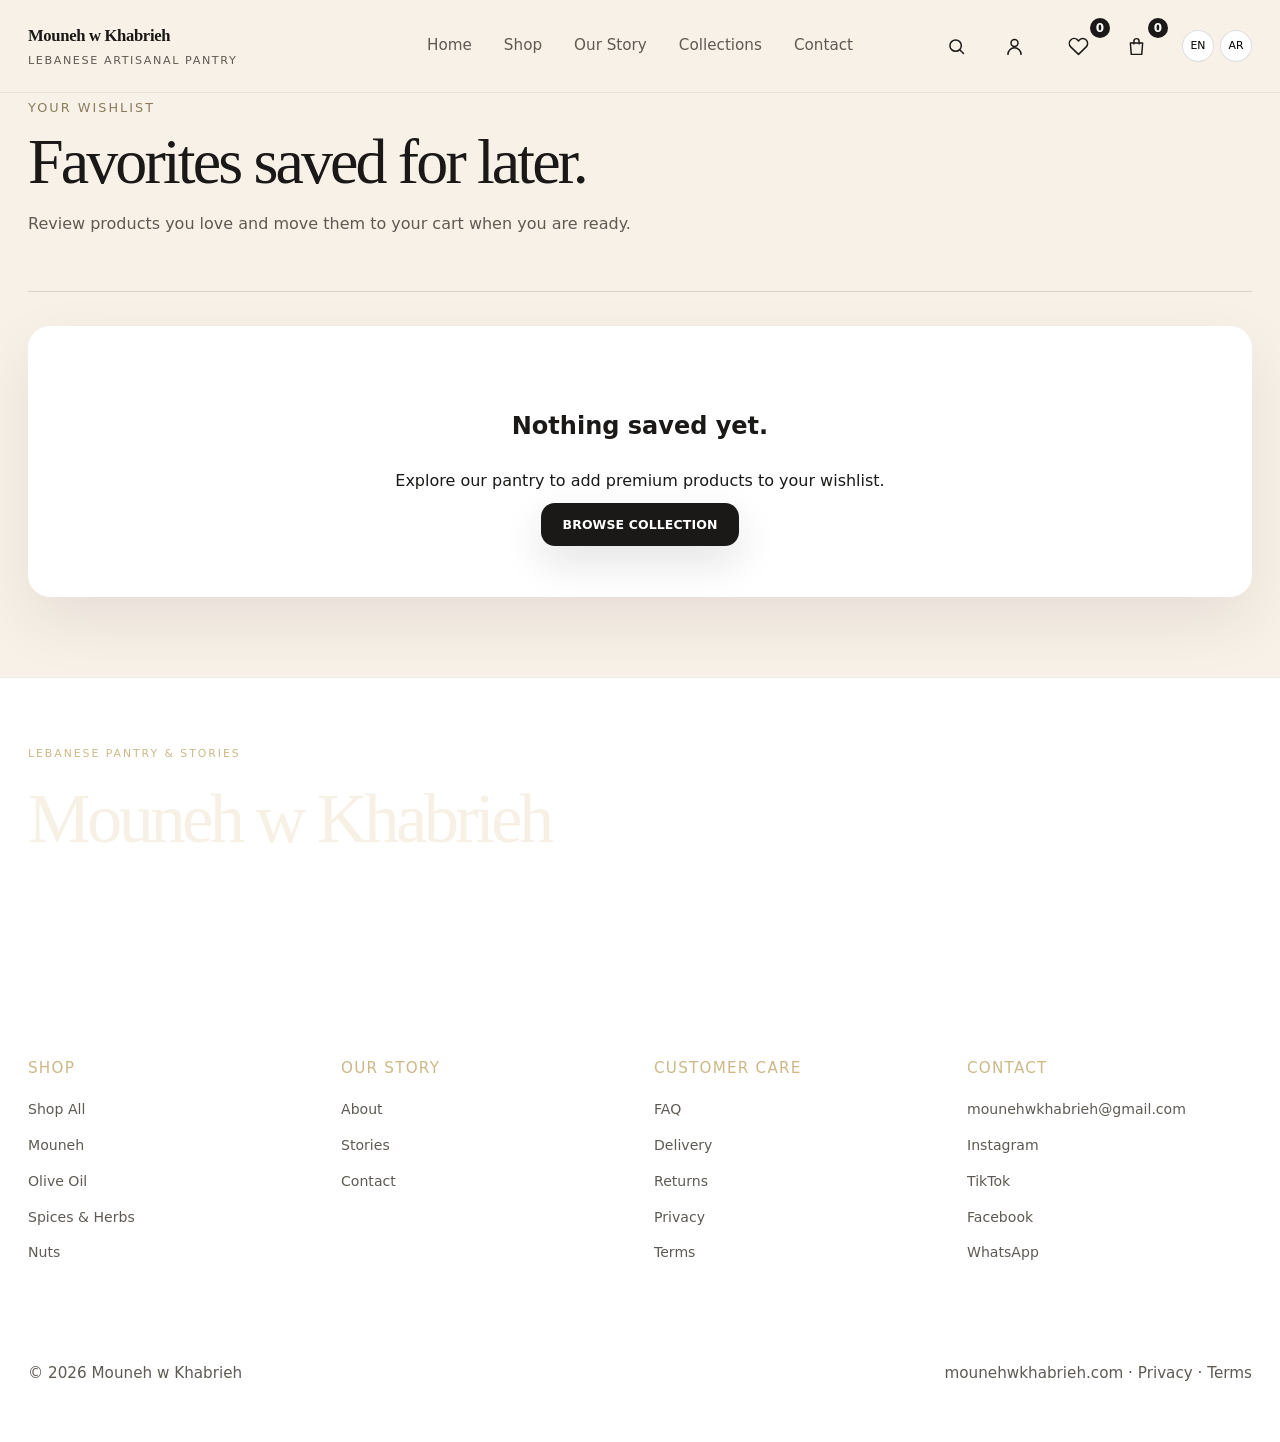
<file: wishlist.html>
<!DOCTYPE html>
<html lang="en">
<head>
  <meta charset="UTF-8" />
  <meta name="viewport" content="width=device-width, initial-scale=1.0" />
  <title>Wishlist | Mouneh w Khabrieh</title>
  <meta name="description" content="Your wishlist at Mouneh w Khabrieh. Save premium Lebanese pantry favorites for later and add them to your cart when ready." />
  <link rel="canonical" href="https://mounehwkhabrieh.com/wishlist.html" />
  <meta property="og:type" content="website" />
  <meta property="og:title" content="Wishlist | Mouneh w Khabrieh" />
  <meta property="og:description" content="Save premium Lebanese pantry favorites for later and add them to your cart when ready." />
  <link rel="stylesheet" href="css/global.css" />
  <link rel="stylesheet" href="css/shop.css?v=20260816-card-layout" />
  <link rel="stylesheet" href="css/responsive.css" />
</head>
<body class="homepage-body">
  <div id="site-header"></div>
  <main class="page-shell wishlist-page">
    <section class="shop-hero">
      <div>
        <span>Your wishlist</span>
        <h1>Favorites saved for later.</h1>
        <p>Review products you love and move them to your cart when you are ready.</p>
      </div>
    </section>

    <section class="wishlist-grid product-card-collection" id="wishlistGrid"></section>
    <div class="wishlist-empty" id="wishlistEmpty">
      <svg class="ui-icon wishlist-empty-icon" viewBox="0 0 24 24" aria-hidden="true" fill="none" stroke="currentColor" stroke-width="1.7" stroke-linecap="round" stroke-linejoin="round"><path d="M20.8 4.6a5.5 5.5 0 0 0-7.8 0L12 5.7l-1.1-1.1a5.5 5.5 0 0 0-7.8 7.8L12 21l8.8-8.6a5.5 5.5 0 0 0 0-7.8Z"></path></svg>
      <h2>Nothing saved yet.</h2>
      <p>Explore our pantry to add premium products to your wishlist.</p>
      <a class="button button-primary" href="shop.html">Browse collection</a>
    </div>
  </main>
  <div id="site-footer"></div>
  <div id="site-overlays"></div>
  <script src="data/products.js"></script>
  <script src="data/categories.js"></script>
  <script src="js/global.js"></script>
  <script src="js/wishlist.js"></script>
</body>
</html>
</file>
<file: css/global.css>
:root {
  color-scheme: light;
  --bg: #f8f1e8;
  --surface: #fffaf6;
  --panel: #f3ebe3;
  --text: #1a1917;
  --muted: #5e5a53;
  --border: rgba(26, 25, 23, 0.08);
  --accent: #8a7c5a;
  --accent-soft: #d8c9a7;
  --shadow: 0 24px 64px rgba(20, 17, 12, 0.08);
  --radius: 22px;
  --radius-sm: 14px;
  --olive: #253426;
  --charcoal: #1c1c19;
  --gold: #a58c58;
  --max-width: 1440px;
  font-family: Inter, system-ui, -apple-system, BlinkMacSystemFont, "Segoe UI", sans-serif;
}

* {
  box-sizing: border-box;
}

html {
  scroll-behavior: smooth;
}

body {
  margin: 0;
  min-height: 100vh;
  background: var(--bg);
  color: var(--text);
  font-size: 16px;
  line-height: 1.7;
}

img,
picture {
  max-width: 100%;
  display: block;
}

button,
input,
select {
  font: inherit;
}

button {
  cursor: pointer;
}

a {
  color: inherit;
  text-decoration: none;
}

button,
input[type="search"],
input[type="email"],
input[type="text"],
select {
  border: 1px solid rgba(26, 25, 23, 0.12);
  background: #ffffff;
  border-radius: 14px;
}

button:focus,
input:focus,
select:focus {
  outline: 2px solid rgba(138, 124, 90, 0.35);
  outline-offset: 2px;
}

body.overlay-open {
  overflow: hidden;
}

.page-shell {
  width: min(100%, 1440px);
  margin: 0 auto;
  padding: 0 28px 80px;
}

/* Premium editorial system */
.site-header { transition: background .3s ease, box-shadow .3s ease; }
.site-header.scrolled { background: rgba(248,241,232,.96); box-shadow: 0 10px 35px rgba(23,25,20,.06); }
.header-inner { max-width: 1440px; min-height: 88px; padding: 16px 40px; }
.brand-logo { min-width: 255px; }
.brand-name { font-family: Georgia,serif; font-size: 1.18rem; font-weight: 500; letter-spacing: -.02em; }
.brand-name-ar { display:none; }
.brand-logo small { font-size: .68rem; text-transform: uppercase; letter-spacing: .13em; }
.desktop-nav { gap: clamp(17px,1.7vw,30px); }
.desktop-nav a { position: relative; color: var(--charcoal); font-size: .88rem; }
.desktop-nav a::after { content:""; position:absolute; left:0; right:100%; bottom:-7px; height:1px; background:var(--olive); transition:right .25s ease; }
.desktop-nav a:hover::after { right:0; }
.header-actions { gap: 5px; }
.ui-icon { width: 21px; height: 21px; display:block; }
.icon-button { width: 40px; height:40px; display:grid; place-items:center; padding:0; border-radius:50%; transition:background .2s ease; }
.icon-button:hover { background:rgba(37,52,38,.08); }
.icon-button .count-badge { top:-1px; right:-1px; min-width:17px; height:17px; font-size:.62rem; background:var(--gold); }
.mobile-menu-toggle { display:none; }
.language-switcher { margin-left:5px; gap:0; }
.lang-button { padding:5px 7px; border:0; background:transparent; font-size:.72rem; }

.section { padding: clamp(72px,7vw,112px) 0; }
.section-heading { margin-bottom: 44px; }
.section-heading span,.badge-heading span { color:var(--gold); font-size:.7rem; font-weight:700; }
.section-heading h2,.story-copy h2 { font-size:clamp(2.4rem,3.7vw,4.1rem); font-weight:400; }
.button { border-radius:0; padding:15px 25px; font-size:.78rem; text-transform:uppercase; letter-spacing:.1em; }
.button-primary { background:var(--olive); box-shadow:none; }
.button-primary:hover { background:#172419; }
.button-secondary { border-color:rgba(28,28,25,.28); }

.hero-image,.story-image,.gifting-visual,.about-hero-image,.contact-hero-image,.product-image,.category-tile {
  background-color:#dcd0bc;
  background-image:radial-gradient(circle at 18% 20%,rgba(255,255,255,.7),transparent 24%),radial-gradient(circle at 74% 65%,rgba(91,105,70,.20),transparent 34%),linear-gradient(135deg,#ece2d3,#cabba2);
  position:relative; overflow:hidden;
}
.hero-image::after,.story-image::after,.gifting-visual::after,.category-tile::after {
  content:"Mouneh w Khabrieh"; position:absolute; inset:auto 28px 24px; color:rgba(37,52,38,.52); font:italic 1rem Georgia,serif; letter-spacing:.06em;
}
.hero-image::before,.story-image::before,.gifting-visual::before,.category-tile::before,.product-image::before {
  content:""; position:absolute; inset:0; opacity:.22; background-image:repeating-linear-gradient(115deg,transparent 0 12px,rgba(255,255,255,.45) 13px 14px); pointer-events:none;
}

.product-grid,.bestseller-grid { display:grid; grid-template-columns:repeat(4,minmax(0,1fr)); gap:clamp(18px,2vw,30px); }
.product-card { gap:0; border-radius:0; background:transparent; box-shadow:none; overflow:visible; min-width:0; }
.product-image-link { overflow:hidden; background:#ddd1bf; }
.product-image { aspect-ratio:4/5; min-height:0; background-image:var(--product-image),linear-gradient(135deg,#ede3d4,#cbbca4); background-size:cover; background-position:center; transition:transform .55s cubic-bezier(.2,.7,.2,1),background-image .2s; }
.product-image:hover { transform:scale(1.025); background-image:var(--product-image-alt),linear-gradient(135deg,#ede3d4,#cbbca4); }
.product-card-body { padding:18px 0 0; gap:8px; }
.product-card-meta { min-height:25px; }
.product-category,.product-size { color:#777166; font-size:.68rem; text-transform:uppercase; letter-spacing:.12em; }
.product-badge { border-radius:0; padding:4px 8px; background:var(--olive); color:#fff; font-size:.62rem; text-transform:uppercase; letter-spacing:.08em; }
.product-title { font:400 clamp(1.1rem,1.3vw,1.35rem) Georgia,serif; line-height:1.25; }
.product-line { margin-top:3px; }
.product-price { font-size:.92rem; }
.product-old-price { font-size:.82rem; }
.product-actions { align-items:center; flex-wrap:nowrap; margin-top:8px; }
.wishlist-button { width:42px; height:42px; flex:0 0 42px; display:grid; place-items:center; padding:0; border:1px solid rgba(28,28,25,.18); border-radius:50%; background:transparent; color:var(--olive); font-size:1.25rem; line-height:1; transition:color .18s ease; }
.wishlist-button.is-saved { color:var(--olive); }
.wishlist-button:focus:not(:focus-visible) { outline:0; }
.wishlist-button:focus-visible { outline:2px solid rgba(37,52,38,.42); outline-offset:2px; }
.add-cart-button { flex:1; background:transparent; color:var(--olive); border:1px solid var(--olive); box-shadow:none; }
.add-cart-button:hover { background:var(--olive); color:#fff; }

.site-footer { padding:72px 40px 30px; background:var(--olive); color:#f7f0e5; border:0; }
.footer-brand { max-width:1440px; margin:0 auto 62px; padding-bottom:48px; border-bottom:1px solid rgba(255,255,255,.15); }
.footer-brand span { color:#cdb887; text-transform:uppercase; letter-spacing:.18em; font-size:.68rem; }
.footer-brand strong { display:block; margin:12px 0; font:400 clamp(2.8rem,5.5vw,6rem) Georgia,serif; letter-spacing:-.05em; }
.footer-brand p { max-width:540px; color:rgba(255,255,255,.65); }
.footer-grid { max-width:1440px; grid-template-columns:1.2fr 1fr 1fr 1.4fr; gap:48px; }
.footer-grid span { color:#cdb887; font-size:.68rem; }
.footer-grid a { color:rgba(255,255,255,.68); font-size:.88rem; }
.footer-grid a:hover { color:#fff; }
.footer-bottom { max-width:1440px; margin:45px auto 0; padding-top:22px; border-top:1px solid rgba(255,255,255,.12); color:rgba(255,255,255,.5); font-size:.75rem; }

@media (max-width:1180px) {
  .header-inner { padding-inline:24px; }
  .brand-logo { min-width:auto; }
  .brand-logo small { display:none; }
  .desktop-nav { gap:16px; }
  .product-grid,.bestseller-grid { grid-template-columns:repeat(3,minmax(0,1fr)); }
}
@media (max-width:900px) {
  .desktop-nav,.account-button,.header-actions .language-switcher { display:none; }
  .mobile-menu-toggle { display:grid; order:-1; }
  .header-inner { min-height:76px; }
  .brand-logo { margin-right:auto; }
  .product-grid,.bestseller-grid { grid-template-columns:repeat(2,minmax(0,1fr)); }
  .footer-grid { grid-template-columns:repeat(2,minmax(0,1fr)); }
}
@media (max-width:520px) {
  .page-shell { padding-inline:16px; }
  .header-inner { padding-inline:12px; gap:4px; }
  .brand-name { font-size:.98rem; }
  .icon-button { width:36px; height:36px; }
  .product-grid,.bestseller-grid { gap:28px 12px; }
  .product-card-body { padding-top:12px; }
  .product-title { font-size:1rem; }
  .product-actions { gap:6px; }
  .wishlist-button { width:38px; height:38px; flex-basis:38px; }
  .add-cart-button { padding:12px 5px; font-size:.64rem; }
  .site-footer { padding-inline:20px; }
  .footer-grid { grid-template-columns:1fr; }
}

/* Real manufacturer packshots */
.product-image {
  display:grid;
  place-items:center;
  padding:clamp(18px,2.1vw,34px);
  background:linear-gradient(145deg,#f2eadf,#e4d9c9);
  border:1px solid rgba(55,61,48,.08);
}
.product-packshot {
  position:relative;
  z-index:2;
  width:100%;
  height:100%;
  object-fit:contain;
  filter:drop-shadow(0 18px 18px rgba(47,51,42,.12));
  transition:transform .5s cubic-bezier(.2,.7,.2,1);
}
.product-card:hover .product-packshot { transform:scale(1.035); }
.product-image.has-real-image::before { opacity:.06; }
.add-cart-button:disabled { color:var(--muted); border-color:rgba(28,28,25,.16); cursor:not-allowed; opacity:.72; }
.add-cart-button:disabled:hover { background:transparent; color:var(--muted); transform:none; }
@media(max-width:520px) {
  .product-image { padding:14px 10px; }
  .product-packshot { filter:drop-shadow(0 10px 12px rgba(47,51,42,.1)); }
}

@media (prefers-reduced-motion:reduce) { *,*::before,*::after { scroll-behavior:auto!important; transition-duration:.01ms!important; animation-duration:.01ms!important; } }

@media (max-width: 768px) {
  .page-shell {
    padding: 0 20px 60px;
  }
}

/* Final real-image staging correction */
.product-image-link {
  background:#eee5d8;
  border:1px solid rgba(55,61,48,.09);
}
.product-image {
  min-height:0;
  display:grid;
  place-items:center;
  padding:clamp(10px,1.2vw,18px);
  background:#fffdfa;
  background-image:none;
  border:0;
  box-shadow:inset 0 0 0 1px rgba(206,193,173,.36),inset 0 -24px 50px rgba(228,217,201,.12);
  overflow:hidden;
}
.product-image::before {
  background:none;
  opacity:0;
}
.product-packshot {
  width:var(--packshot-size,112%);
  height:var(--packshot-size,112%);
  max-width:none;
  object-fit:contain;
  object-position:center;
}
.product-card:hover .product-packshot { transform:scale(1.025); }
@media(max-width:520px) {
  .product-image { padding:6px; }
  .product-packshot { width:min(var(--packshot-size,108%),116%); height:min(var(--packshot-size,108%),116%); }
}

/* Final mobile overrides */
@media (max-width:900px) {
  .mobile-menu-toggle { display:grid; }
  .header-inner { min-height:76px; }
  .product-grid,.bestseller-grid { grid-template-columns:repeat(2,minmax(0,1fr)); }
  .footer-grid { grid-template-columns:repeat(2,minmax(0,1fr)); }
}
@media (max-width:768px) {
  .section-heading h2,.hero-panel h1 { font-size:clamp(2.5rem,10vw,4rem); }
  .category-grid,.product-grid,.values-grid { grid-template-columns:repeat(2,minmax(0,1fr)); }
  .product-actions { display:flex; }
}
@media (max-width:520px) {
  .footer-grid { grid-template-columns:1fr; }
  .newsletter-input-wrap { grid-template-columns:1fr; }
}

.site-header {
  position: sticky;
  top: 0;
  z-index: 50;
  backdrop-filter: blur(18px);
  background: rgba(248, 241, 232, 0.88);
  border-bottom: 1px solid rgba(26, 25, 23, 0.06);
}

.header-inner {
  max-width: var(--max-width);
  margin: 0 auto;
  display: flex;
  align-items: center;
  justify-content: space-between;
  gap: 24px;
  padding: 18px 28px;
}

.brand-logo {
  display: inline-flex;
  align-items: center;
  gap: 12px;
  color: var(--text);
}

.brand-name {
  display: block;
  font-size: 0.95rem;
  font-weight: 700;
}

.brand-logo small {
  display: block;
  font-size: 0.8rem;
  color: var(--muted);
}

.desktop-nav {
  display: flex;
  gap: 28px;
  align-items: center;
}

.desktop-nav a {
  color: var(--muted);
  font-size: 0.95rem;
  transition: color 0.2s ease;
}

.desktop-nav a:hover,
.desktop-nav a:focus-visible {
  color: var(--text);
}

.header-actions {
  display: flex;
  gap: 12px;
  align-items: center;
}

.icon-button {
  background: transparent;
  border: none;
  color: var(--text);
  font-weight: 600;
  position: relative;
}

.icon-button .count-badge {
  display: inline-flex;
  align-items: center;
  justify-content: center;
  min-width: 20px;
  height: 20px;
  border-radius: 999px;
  background: var(--text);
  color: #fff;
  font-size: 0.75rem;
  position: absolute;
  top: -8px;
  right: -12px;
}

.language-switcher,
.language-switcher-mobile {
  display: inline-flex;
  gap: 8px;
}

.lang-button {
  border: 1px solid rgba(26, 25, 23, 0.12);
  background: #fff;
  padding: 7px 12px;
  border-radius: 999px;
  transition: background 0.2s ease, color 0.2s ease;
}

.lang-button:hover,
.lang-button:focus-visible {
  background: var(--accent-soft);
}

.mobile-menu-overlay,
.site-search-overlay {
  position: fixed;
  inset: 0;
  background: rgba(24, 20, 14, 0.5);
  opacity: 0;
  visibility: hidden;
  transition: opacity 0.25s ease, visibility 0.25s ease;
  z-index: 60;
}

.mobile-menu-overlay.active,
.site-search-overlay.active {
  opacity: 1;
  visibility: visible;
}

.mobile-menu-panel,
.search-panel {
  width: min(420px, 100%);
  max-height: 100vh;
  overflow-y: auto;
  background: var(--surface);
  padding: 32px;
  box-shadow: var(--shadow);
}

.mobile-menu-overlay .mobile-menu-panel {
  position: absolute;
  right: 0;
  top: 0;
  bottom: 0;
}

.site-search-overlay .search-panel {
  margin: auto;
  border-radius: 24px;
}

.nav-close {
  background: transparent;
  border: none;
  font-size: 1.8rem;
  line-height: 1;
  position: absolute;
  top: 24px;
  right: 24px;
}

.mobile-nav {
  display: grid;
  gap: 18px;
  margin-top: 36px;
}

.mobile-nav a,
.mobile-menu-footer a {
  color: var(--text);
  font-size: 1rem;
}

.mobile-menu-footer {
  display: flex;
  justify-content: space-between;
  gap: 16px;
  margin-top: 32px;
}

.search-panel h2 {
  margin-top: 0;
  font-size: clamp(2rem, 4vw, 2.8rem);
}

.search-panel input {
  width: 100%;
  margin-top: 18px;
  padding: 18px 20px;
  border-radius: 18px;
  border: 1px solid rgba(26, 25, 23, 0.12);
}

.global-search-form { display:block; }
.search-submit { display:none; }

.search-suggestions {
  margin-top: 24px;
  display: grid;
  gap: 14px;
}

.search-suggestion {
  display: block;
  padding: 18px 20px;
  border-radius: 18px;
  background: #fff;
  border: 1px solid rgba(26, 25, 23, 0.08);
}

.search-suggestion small {
  display: block;
  margin-top: 6px;
  color: var(--muted);
}

.toast-container {
  position: fixed;
  right: 20px;
  bottom: 20px;
  display: flex;
  flex-direction: column;
  gap: 10px;
  z-index: 200;
}

.toast-item {
  min-width: 220px;
  padding: 14px 18px;
  border-radius: 16px;
  background: rgba(47, 40, 33, 0.95);
  color: #fff;
  opacity: 0;
  transform: translateY(10px);
  transition: opacity 0.24s ease, transform 0.24s ease;
}

.toast-item.visible {
  opacity: 1;
  transform: translateY(0);
}

.section {
  padding: 80px 0;
}

.section-heading {
  max-width: 720px;
  margin-bottom: 40px;
}

.section-heading span,
.badge-heading span {
  display: block;
  color: var(--accent);
  letter-spacing: 0.18em;
  text-transform: uppercase;
  font-size: 0.8rem;
  margin-bottom: 12px;
}

.section-heading h2,
.hero-panel h1,
.story-copy h2,
.product-summary h1,
.product-detail-panel h1 {
  font-family: Georgia, serif;
  font-size: clamp(2.3rem, 4vw, 3.4rem);
  line-height: 1.05;
  letter-spacing: -0.03em;
  margin: 0;
}

.badge-heading {
  display: grid;
  gap: 18px;
}

.button {
  border: none;
  border-radius: 14px;
  padding: 14px 22px;
  font-weight: 700;
  letter-spacing: 0.01em;
  transition: transform 0.2s ease, box-shadow 0.2s ease, background-color 0.2s ease;
}

.button:hover,
.button:focus-visible {
  transform: translateY(-1px);
}

.button-primary {
  background: var(--text);
  color: #fff;
  box-shadow: 0 16px 40px rgba(26, 25, 23, 0.12);
}

.button-secondary {
  background: transparent;
  color: var(--text);
  border: 1px solid rgba(26, 25, 23, 0.16);
}

.button-sm {
  padding: 11px 16px;
}

.text-button {
  background: transparent;
  border: none;
  color: var(--text);
  font-weight: 700;
  padding: 0;
}

.text-link {
  display: inline-flex;
  color: var(--text);
  font-weight: 700;
}

.hero-panel,
.section-featured,
.section-bestsellers,
.section-gifting,
.section-values,
.section-newsletter {
  min-height: auto;
}

.hero-panel {
  display: grid;
  grid-template-columns: minmax(320px, 1fr) minmax(420px, 1fr);
  align-items: center;
  gap: 48px;
  padding-top: 100px;
}

.hero-copy {
  max-width: 620px;
}

.hero-copy .eyebrow {
  display: inline-flex;
  padding: 10px 16px;
  border-radius: 999px;
  background: rgba(138, 124, 90, 0.12);
  font-size: 0.85rem;
  letter-spacing: 0.16em;
  text-transform: uppercase;
}

.hero-copy p {
  max-width: 540px;
  color: var(--muted);
  margin: 28px 0 32px;
}

.hero-actions {
  display: flex;
  gap: 16px;
  flex-wrap: wrap;
}

.hero-meta-grid {
  display: grid;
  gap: 18px;
  grid-template-columns: repeat(2, minmax(0, 1fr));
}

.hero-meta-grid strong {
  display: block;
  margin-bottom: 8px;
  font-weight: 700;
}

.hero-image,
.story-image,
.gifting-visual,
.about-hero-image,
.contact-hero-image {
  min-height: 560px;
  border-radius: var(--radius);
  background-size: cover;
  background-position: center;
  box-shadow: var(--shadow);
}

.hero-image-1 {
  background: linear-gradient(180deg, rgba(248,241,232,0.96) 0%, rgba(248,241,232,0.84) 100%), url('assets/images/placeholder-product.svg');
}

.story-image-1,
.hero-image-2,
.contact-hero-image {
  background: linear-gradient(180deg, rgba(248,241,232,0.94) 0%, rgba(248,241,232,0.92) 100%), url('assets/images/placeholder-product.svg');
}

.story-image-2 {
  background: linear-gradient(180deg, rgba(248,241,232,0.94) 0%, rgba(248,241,232,0.92) 100%), url('assets/images/placeholder-product.svg');
}

.gifting-visual {
  background: linear-gradient(180deg, rgba(248,241,232,0.82) 0%, rgba(248,241,232,0.96) 100%), url('assets/images/placeholder-product.svg');
}

.category-grid,
.product-grid,
.values-grid,
.contact-cards,
.product-story-grid {
  display: grid;
  gap: 24px;
}

.category-grid {
  grid-template-columns: repeat(3, minmax(0, 1fr));
}

.category-tile {
  display: grid;
  gap: 20px;
  padding: 32px;
  min-height: 220px;
  border-radius: var(--radius);
  background: #fff;
  border: 1px solid rgba(26, 25, 23, 0.06);
  box-shadow: 0 18px 38px rgba(26, 25, 23, 0.06);
}

.category-tile strong {
  font-size: 1.3rem;
}

.category-tile p {
  color: var(--muted);
  margin: 0;
}

.product-card {
  display: grid;
  gap: 18px;
  padding: 0;
  border-radius: var(--radius);
  background: #fff;
  overflow: hidden;
  box-shadow: 0 20px 45px rgba(26, 25, 23, 0.06);
}

.product-image-link {
  display: block;
}

.product-image {
  min-height: 320px;
  background-size: cover;
  background-position: center;
}

.product-card-body {
  padding: 24px;
  display: grid;
  gap: 16px;
}

.product-card-meta {
  display: flex;
  justify-content: space-between;
  gap: 12px;
  align-items: start;
}

.product-category {
  font-size: 0.85rem;
  color: var(--muted);
}

.product-badge {
  background: var(--accent-soft);
  color: var(--text);
  border-radius: 999px;
  padding: 6px 12px;
  font-size: 0.75rem;
}

.product-title {
  display: block;
  font-size: 1.15rem;
  font-weight: 700;
}

.product-description {
  margin: 0;
  color: var(--muted);
  font-size: .85rem;
  line-height: 1.45;
}

.product-copy {
  color: var(--muted);
  margin: 0;
}

.product-line {
  display: flex;
  align-items: center;
  gap: 12px;
  flex-wrap: wrap;
}

.product-price {
  font-weight: 700;
}

.product-old-price {
  color: var(--muted);
  text-decoration: line-through;
}

.product-actions {
  display: flex;
  justify-content: space-between;
  gap: 12px;
  flex-wrap: wrap;
}

.values-grid article,
.contact-card {
  padding: 28px;
  border-radius: var(--radius);
  background: #fff;
  box-shadow: 0 18px 30px rgba(26, 25, 23, 0.05);
}

.bestseller-grid {
  grid-template-columns: repeat(3, minmax(0, 1fr));
}

.section-gifting {
  padding: 0;
}

.gifting-panel {
  display: grid;
  grid-template-columns: 1fr minmax(320px, 1.2fr);
  gap: 40px;
  align-items: center;
  background: #fff;
  padding: 60px;
  border-radius: var(--radius);
  box-shadow: var(--shadow);
}

.gifting-panel p {
  max-width: 520px;
  color: var(--muted);
}

.gifting-visual {
  min-height: 400px;
}

.values-grid {
  grid-template-columns: repeat(4, minmax(0, 1fr));
}

.values-grid article strong {
  display: block;
  margin-bottom: 14px;
  font-size: 1.1rem;
}

.values-grid article p {
  color: var(--muted);
  margin: 0;
}

.newsletter-panel {
  display: grid;
  grid-template-columns: 1.1fr 1fr;
  gap: 40px;
  align-items: end;
  background: #fff;
  padding: 46px;
  border-radius: var(--radius);
  box-shadow: var(--shadow);
}

.newsletter-panel h2 {
  margin: 0;
}

.newsletter-form {
  display: grid;
  gap: 18px;
}

.newsletter-input-wrap {
  display: grid;
  grid-template-columns: 1fr auto;
  gap: 12px;
}

.newsletter-input-wrap input {
  min-width: 0;
  padding: 16px 18px;
}

.newsletter-note {
  color: var(--muted);
  font-size: 0.95rem;
  margin: 0;
}

.site-footer {
  padding: 60px 28px 40px;
  background: #fff;
  border-top: 1px solid rgba(26, 25, 23, 0.08);
}

.footer-grid {
  display: grid;
  grid-template-columns: repeat(4, minmax(0, 1fr));
  gap: 28px;
  max-width: var(--max-width);
  margin: 0 auto 28px;
}

.footer-grid strong,
.footer-grid span {
  display: block;
  margin-bottom: 16px;
  font-size: 0.95rem;
  letter-spacing: 0.08em;
  text-transform: uppercase;
}

.footer-grid a {
  color: var(--muted);
  display: block;
  margin-bottom: 12px;
}

.footer-bottom {
  display: flex;
  justify-content: space-between;
  gap: 16px;
  flex-wrap: wrap;
  color: var(--muted);
  font-size: 0.95rem;
}

.breadcrumb {
  margin: 34px 0 24px;
  color: var(--muted);
}

.breadcrumb a {
  color: var(--muted);
}

@media (max-width: 980px) {
  .hero-panel,
  .gifting-panel,
  .newsletter-panel,
  .footer-grid {
    grid-template-columns: 1fr;
  }
  .hero-image,
  .story-image,
  .gifting-visual,
  .about-hero-image,
  .contact-hero-image {
    min-height: 360px;
  }
}

@media (max-width: 768px) {
  .desktop-nav,
  .header-actions .language-switcher {
    display: none;
  }
  .header-inner {
    padding: 16px 20px;
  }
  .section-heading h2,
  .hero-panel h1 {
    font-size: clamp(2rem, 8vw, 2.8rem);
  }
  .category-grid,
  .product-grid,
  .values-grid,
  .product-story-grid,
  .contact-cards {
    grid-template-columns: 1fr;
  }
  .hero-meta-grid,
  .product-actions,
  .newsletter-input-wrap {
    grid-template-columns: 1fr;
  }
}

/* Match the expanded homepage frame on large desktop. */
@media (min-width: 1900px) {
  .header-inner {
    width:min(calc(100% - 7vw),1880px);
    max-width:none;
  }
}

/* Final desktop header micro-polish. */
@media (min-width: 1181px) {
  .header-inner {
    position:relative;
    min-height:92px;
    padding-block:20px;
  }

  .brand-logo { gap:13px; }
  .brand-name { font-size:1.04rem; font-weight:700; }
  .brand-logo small { font-size:.7rem; letter-spacing:.14em; }

  .desktop-nav {
    position:absolute;
    left:50%;
    gap:32px;
    transform:translateX(-50%);
  }

  .desktop-nav a {
    transition:color .2s ease,opacity .2s ease;
  }

  .desktop-nav a::after {
    left:50%;
    right:auto;
    bottom:-8px;
    width:18px;
    opacity:0;
    transform:translateX(-50%);
    transition:opacity .2s ease;
  }

  .desktop-nav a:hover::after,
  .desktop-nav a:focus-visible::after,
  body:has(.homepage) .desktop-nav a[href="index.html"]::after { opacity:.62; }

  body:has(.homepage) .desktop-nav a[href="index.html"] { color:var(--text); }

  .header-actions { gap:18px; }
  .header-actions .account-button { margin-right:6px; }
  .header-actions .language-switcher { margin-left:8px; gap:6px; }

  .header-actions .lang-button {
    width:32px;
    height:32px;
    padding:0;
    display:grid;
    place-items:center;
    border-color:rgba(26,25,23,.14);
    font-size:.68rem;
    line-height:1;
  }

  .header-actions .icon-button {
    transition:opacity .2s ease;
  }

  .header-actions .icon-button:hover,
  .header-actions .icon-button:focus-visible {
    opacity:.68;
    background:transparent;
  }
}
</file>
<file: css/index.css>
.hero-panel {
  min-height: calc(100vh - 88px);
  grid-template-columns:minmax(0,44fr) minmax(0,56fr);
  gap:clamp(48px,6vw,96px);
  padding-top:clamp(54px,7vh,96px);
  padding-bottom:clamp(54px,7vh,96px);
}

.hero-copy h1 { font-size:clamp(4rem,6.2vw,7rem); font-weight:400; max-width:650px; }
.hero-copy>p { font-size:1.08rem; max-width:500px; }
.hero-copy .eyebrow { padding:0; border-radius:0; background:transparent; color:var(--gold); font-size:.7rem; font-weight:700; }
.hero-note { display:flex; gap:16px; align-items:center; margin-top:54px!important; padding-top:20px; border-top:1px solid rgba(28,28,25,.15); font-size:.78rem!important; }
.hero-note span { color:var(--gold); font-weight:700; }
.hero-image { min-height:min(690px,72vh); border-radius:0; box-shadow:none; }

.hero-image-1 {
  position: relative;
}

.hero-image-1::before {
  content: "";
  position: absolute;
  inset: 0;
  background: radial-gradient(circle at top left, rgba(138, 124, 90, 0.18), transparent 38%);
}

.section-intro .category-grid {
  grid-template-columns: 1.6fr 1fr 1fr;
  grid-template-rows: repeat(2, minmax(220px, auto));
}
.category-tile { min-height:260px; padding:28px; border-radius:0; box-shadow:none; color:#fff; align-items:end; background-image:linear-gradient(180deg,rgba(37,52,38,.02),rgba(24,30,22,.68)),radial-gradient(circle at 18% 20%,rgba(255,255,255,.5),transparent 24%),linear-gradient(135deg,#c9b999,#66705b); transition:transform .35s ease; }
.category-tile:hover { transform:translateY(-4px); }
.category-tile::after { display:none; }
.category-tile div { position:relative; z-index:2; }
.category-tile strong { display:block; font:400 clamp(1.4rem,2vw,2rem) Georgia,serif; }
.category-tile p { color:rgba(255,255,255,.72); font-size:.82rem; max-width:290px; }
.category-index { position:absolute; bottom:calc(100% + 22px); font-size:.65rem; letter-spacing:.15em; }
.category-tile-1 { min-height:560px; }

.category-tile-1 {
  grid-row: span 2;
}

.category-tile-2,
.category-tile-5 {
  min-height: 320px;
}

.section-featured .product-grid {
  grid-template-columns: repeat(4, minmax(0, 1fr));
}
.section-featured .product-grid .product-card:nth-child(n+5) { display:none; }

.section-story-text {
  display:grid; grid-template-columns:minmax(0,45fr) minmax(0,55fr); gap:clamp(48px,8vw,120px);
  align-items: center;
}
.story-copy { padding:40px 0; }
.story-copy>span,.gifting-panel>div>span,.newsletter-panel>div>span { color:var(--gold); text-transform:uppercase; letter-spacing:.17em; font-size:.7rem; }
.story-copy p { color:var(--muted); max-width:520px; margin:28px 0 32px; }
.story-image { border-radius:0; box-shadow:none; min-height:620px; }

.text-link { font-size:.72rem; text-transform:uppercase; letter-spacing:.12em; border-bottom:1px solid; }

.section-gifting {
  padding: 100px 0;
}
.gifting-panel { grid-template-columns:minmax(0,42fr) minmax(0,58fr); gap:64px; padding:64px; border-radius:0; background:#e8dfd1; box-shadow:none; }
.gifting-panel h2 { font:400 clamp(2.8rem,4vw,4.5rem) Georgia,serif; margin:12px 0; }
.gifting-visual { min-height:500px; border-radius:0; box-shadow:none; }

.section-values {
  padding-top: 60px;
}
.values-grid article { padding:26px 12px 0 0; border-radius:0; background:transparent; box-shadow:none; border-top:1px solid var(--gold); }
.value-number { display:block; color:var(--gold); font-size:.68rem; margin-bottom:28px; }

.section-newsletter {
  padding-top: 60px;
}
.newsletter-panel { padding:58px; border-radius:0; background:#f0e8dc; box-shadow:none; }
.newsletter-panel h2 { font:400 clamp(2rem,3.2vw,3.5rem) Georgia,serif; }
.newsletter-input-wrap input { border-radius:0; background:transparent; border-width:0 0 1px; }

@media(max-width:980px){
 .hero-panel { min-height:auto; grid-template-columns:1fr; }
 .hero-copy h1 { font-size:clamp(3.5rem,10vw,6rem); }
 .section-featured .product-grid { grid-template-columns:repeat(2,minmax(0,1fr)); }
 .section-story-text,.gifting-panel { grid-template-columns:1fr; }
}
@media(max-width:640px){
 .hero-panel { padding-top:48px; }
 .hero-copy h1 { font-size:clamp(3.25rem,16vw,4.8rem); }
 .hero-image { min-height:430px; }
 .section-intro .category-grid { grid-template-columns:repeat(2,minmax(0,1fr)); grid-template-rows:auto; gap:12px; }
 .category-tile,.category-tile-1,.category-tile-2,.category-tile-5 { min-height:230px; grid-row:auto; padding:18px; }
 .category-tile:first-child { grid-column:span 2; min-height:360px; }
 .category-tile p { display:none; }
 .gifting-panel,.newsletter-panel { padding:28px 22px; }
 .values-grid { grid-template-columns:repeat(2,minmax(0,1fr)); gap:36px 18px; }
}

@media (max-width: 980px) {
  .section-intro .category-grid {
    grid-template-columns: 1fr;
  }
  .section-featured .product-grid,
  .section-story-text,
  .gifting-panel {
    grid-template-columns: 1fr;
  }
}

/* Final responsive editorial grid corrections */
@media (max-width: 980px) {
  .section-intro .category-grid { grid-template-columns:repeat(2,minmax(0,1fr)); }
  .section-featured .product-grid { grid-template-columns:repeat(2,minmax(0,1fr)); }
}
@media (max-width:640px) {
  .section-intro .category-grid { grid-template-columns:repeat(2,minmax(0,1fr)); }
  .category-tile:first-child { grid-column:span 2; }
}

/* Homepage VIP polish */
.homepage {
  --home-ink:#20251e;
  --home-olive:#344233;
  --home-gold:#a48b56;
}

.homepage .hero-panel {
  min-height:clamp(780px,calc(100vh - 88px),860px);
  grid-template-columns:minmax(0,42fr) minmax(0,58fr);
  align-items:center;
  padding-block:clamp(54px,7vh,86px);
}
.homepage .hero-copy { position:relative; z-index:2; }
.homepage .hero-copy::after {
  content:"MWK";
  position:absolute;
  right:2%;
  bottom:-72px;
  padding-left:52px;
  color:rgba(52,66,51,.5);
  font:500 .62rem/1 Georgia,serif;
  letter-spacing:.2em;
}
.homepage .hero-copy::before {
  content:"";
  position:absolute;
  right:calc(2% + 42px);
  bottom:-69px;
  width:44px;
  height:1px;
  background:var(--home-gold);
  transform:rotate(-8deg);
}
.homepage .hero-actions .button { min-width:190px; text-align:center; }
.homepage .hero-actions .button-primary:hover { box-shadow:0 12px 28px rgba(37,52,38,.17); transform:translateY(-2px); }
.homepage .hero-actions .button-secondary { position:relative; border-color:transparent; padding-inline:8px; min-width:auto; }
.homepage .hero-actions .button-secondary::after { content:""; position:absolute; left:8px; right:100%; bottom:8px; height:1px; background:var(--home-olive); transition:right .25s ease; }
.homepage .hero-actions .button-secondary:hover::after { right:8px; }
.homepage .hero-visual { position:relative; padding:11px 0 0 11px; }
.homepage .hero-visual::before { content:""; position:absolute; inset:0 11px 11px 0; border:1px solid rgba(52,66,51,.25); pointer-events:none; }
.homepage .hero-image {
  min-height:clamp(650px,71vh,740px);
  background-image:
    radial-gradient(ellipse at 48% 38%,rgba(255,255,255,.46),transparent 34%),
    radial-gradient(ellipse at 55% 110%,rgba(44,59,43,.28),transparent 52%),
    linear-gradient(145deg,#f0e8db 0%,#d9cdbb 54%,#b5aa94 100%);
  box-shadow:22px 30px 60px rgba(46,57,42,.13);
}
.homepage .hero-image::before {
  opacity:.14;
  background-image:radial-gradient(rgba(41,48,38,.8) .45px,transparent .55px);
  background-size:4px 4px;
  mix-blend-mode:multiply;
}
.homepage .hero-image::after { content:"Mouneh w Khabrieh"; inset:auto 30px 26px; color:rgba(38,48,36,.55); font-size:.76rem; letter-spacing:.14em; text-transform:uppercase; }
.hero-media-caption {
  position:absolute;
  right:25px;
  top:34px;
  z-index:2;
  color:rgba(38,48,36,.58);
  font:italic .76rem Georgia,serif;
  writing-mode:vertical-rl;
  letter-spacing:.08em;
}

.homepage .section { padding-block:clamp(66px,6.5vw,100px); }
.homepage .section-intro { padding-top:clamp(74px,7vw,108px); }
.homepage .section-featured { padding-bottom:clamp(72px,7vw,106px); }
.homepage .section-story-text { padding-top:clamp(70px,7vw,105px); }
.homepage .section-gifting { padding-top:clamp(70px,6.5vw,104px); }
.homepage .section-heading { position:relative; max-width:100%; }
.homepage .section-heading h2 { max-width:760px; }
.section-view-all { position:absolute; right:0; bottom:5px; color:var(--home-olive); font-size:.69rem; text-transform:uppercase; letter-spacing:.14em; border-bottom:1px solid rgba(52,66,51,.45); padding-bottom:5px; }
.section-view-all span { display:inline; margin:0 0 0 8px; color:inherit; letter-spacing:0; transition:transform .2s ease; }
.section-view-all:hover span { display:inline-block; transform:translateX(4px); }

.homepage .category-tile { isolation:isolate; transition:transform .42s cubic-bezier(.2,.7,.2,1),box-shadow .42s ease; }
.homepage .category-tile::before { opacity:.12; background-image:radial-gradient(rgba(255,255,255,.85) .5px,transparent .6px); background-size:5px 5px; transition:transform .65s ease; }
.homepage .category-tile::after { display:block; content:"→"; inset:auto 24px 22px auto; z-index:3; width:28px; height:28px; color:#fff; font:400 1rem/26px sans-serif; text-align:center; border:1px solid rgba(255,255,255,.45); border-radius:50%; opacity:0; transform:translateX(-5px); transition:.28s ease; }
.homepage .category-tile:hover { transform:translateY(-4px); box-shadow:0 20px 38px rgba(37,45,33,.13); }
.homepage .category-tile:hover::before { transform:scale(1.04); }
.homepage .category-tile:hover::after { opacity:1; transform:none; }
.homepage .category-tile strong { transition:transform .28s ease; }
.homepage .category-tile:hover strong { transform:translateX(4px); }
.homepage .category-tile-1 { background-image:linear-gradient(180deg,rgba(30,40,29,.04),rgba(23,30,22,.72)),radial-gradient(circle at 23% 18%,#b9b293,transparent 38%),linear-gradient(145deg,#747b60,#303b2f); }
.homepage .category-tile-2 { background-image:linear-gradient(180deg,transparent,rgba(38,34,25,.66)),radial-gradient(circle at 70% 24%,#d5c69f,transparent 38%),linear-gradient(145deg,#9c9678,#635f45); }
.homepage .category-tile-3 { background-image:linear-gradient(180deg,transparent,rgba(37,42,31,.68)),radial-gradient(circle at 25% 20%,#c4cdb0,transparent 40%),linear-gradient(145deg,#899478,#465142); }
.homepage .category-tile-4 { background-image:linear-gradient(180deg,transparent,rgba(45,31,25,.66)),radial-gradient(circle at 72% 18%,#d5b49a,transparent 40%),linear-gradient(145deg,#ad8069,#684c3e); }
.homepage .category-tile-5 { background-image:linear-gradient(180deg,transparent,rgba(30,34,25,.7)),radial-gradient(circle at 25% 22%,#b5b791,transparent 38%),linear-gradient(145deg,#777d5e,#3c4434); }
.homepage .category-tile-6 { background-image:linear-gradient(180deg,transparent,rgba(38,31,24,.7)),radial-gradient(circle at 70% 18%,#c9af88,transparent 40%),linear-gradient(145deg,#8d7357,#554535); }
.homepage .category-tile-7 { background-image:linear-gradient(180deg,transparent,rgba(44,32,28,.68)),radial-gradient(circle at 20% 20%,#d4b7a8,transparent 40%),linear-gradient(145deg,#a57d72,#654b46); }
.homepage .category-tile-8 { background-image:linear-gradient(180deg,transparent,rgba(30,38,31,.72)),radial-gradient(circle at 72% 24%,#aab59c,transparent 42%),linear-gradient(145deg,#65725f,#344136); }
.homepage .category-tile-9 { background-image:linear-gradient(180deg,transparent,rgba(52,38,25,.67)),radial-gradient(circle at 23% 20%,#dbc7a6,transparent 40%),linear-gradient(145deg,#b09876,#715d46); }
.homepage .category-tile-10 { background-image:linear-gradient(180deg,transparent,rgba(20,29,22,.78)),radial-gradient(circle at 70% 20%,#78866b,transparent 38%),linear-gradient(145deg,#52614e,#263329); }

.homepage .section-featured .product-grid { gap:clamp(22px,2vw,32px); }
.homepage .product-image { aspect-ratio:4/4.9; }
.homepage .product-card { position:relative; transition:transform .35s ease; }
.homepage .product-card:hover { transform:translateY(-4px); }
.homepage .product-card:hover .product-image { transform:scale(1.025); }
.homepage .product-card-body { padding-top:16px; gap:7px; }
.homepage .product-badge { position:absolute; top:14px; left:14px; z-index:3; }
.homepage .product-title { margin-top:2px; }
.homepage .wishlist-button { border-color:rgba(37,52,38,.28); transition:background .2s ease,transform .2s ease,color .2s ease; }
.homepage .wishlist-button:hover { transform:scale(1.05); background:rgba(37,52,38,.08); }
.homepage .add-cart-button { flex:0 1 142px; margin-left:auto; border-width:0 0 1px; padding:9px 3px; text-align:right; }
.homepage .add-cart-button:hover { background:transparent; color:var(--home-olive); border-color:var(--home-gold); transform:none; }

.homepage .section-story-text { position:relative; }
.homepage .story-image-wrap { position:relative; padding:0 15px 15px 0; }
.homepage .story-image-wrap::after { content:""; position:absolute; inset:15px 0 0 15px; border:1px solid rgba(52,66,51,.36); z-index:-1; }
.homepage .story-image {
  min-height:clamp(520px,43vw,650px);
  background-image:radial-gradient(circle at 60% 38%,rgba(255,255,255,.65),transparent 28%),linear-gradient(155deg,#e9e2d7,#c9c2b5 68%,#a8aa99);
  box-shadow:none;
}
.homepage .story-image::before { opacity:.16; background-image:radial-gradient(rgba(52,66,51,.7) .45px,transparent .6px); background-size:5px 5px; }
.homepage .story-image::after { content:"MWK"; inset:50% auto auto 50%; transform:translate(-50%,-50%); color:rgba(52,66,51,.14); font:400 clamp(4rem,8vw,8rem) Georgia,serif; letter-spacing:-.08em; }
.story-media-caption { position:absolute; right:29px; bottom:31px; z-index:2; color:rgba(40,49,38,.65); font:italic .75rem Georgia,serif; }
.homepage .story-copy::after { content:""; display:block; width:62px; height:1px; margin-top:48px; background:var(--home-gold); }


.homepage .gifting-panel {
  min-height:clamp(620px,46vw,730px);
  grid-template-columns:minmax(0,40fr) minmax(0,60fr);
  background:linear-gradient(135deg,#e8ddcd,#d8c9b3);
  padding:clamp(44px,5vw,78px);
  position:relative;
  overflow:hidden;
}
.homepage .gifting-panel::before { content:""; position:absolute; width:230px; height:230px; left:-115px; top:-115px; border:1px solid rgba(164,139,86,.42); border-radius:50%; }
.homepage .gifting-panel>div:first-child { position:relative; z-index:2; }
.homepage .gifting-panel>div:first-child::after { content:"MWK"; display:block; margin-top:56px; color:rgba(52,66,51,.45); font:500 .62rem Georgia,serif; letter-spacing:.22em; }
.homepage .gifting-panel h2 { font-size:clamp(3.6rem,5.2vw,6rem); line-height:.96; }
.homepage .gifting-visual {
  min-height:520px;
  background-image:radial-gradient(ellipse at 50% 48%,rgba(255,255,255,.5),transparent 26%),radial-gradient(ellipse at 50% 88%,rgba(50,64,47,.3),transparent 42%),linear-gradient(145deg,#d9cdb9,#a99d83);
  border:1px solid rgba(52,66,51,.25);
  box-shadow:24px 24px 0 rgba(52,66,51,.08);
}
.homepage .gifting-visual::before { opacity:.15; background-image:radial-gradient(rgba(52,66,51,.75) .45px,transparent .6px); background-size:5px 5px; }
.homepage .gifting-visual::after { content:""; width:38%; aspect-ratio:1.35; inset:50% auto auto 50%; transform:translate(-50%,-45%); border:1px solid rgba(52,66,51,.32); box-shadow:0 16px 32px rgba(52,66,51,.12); }
.homepage .gifting-visual span { position:absolute; z-index:2; left:25px; bottom:22px; color:rgba(40,49,38,.62); font:italic .76rem Georgia,serif; }

.homepage .newsletter-panel { align-items:center; }
.homepage .newsletter-input-wrap { align-items:stretch; }
.homepage .newsletter-input-wrap input { min-height:54px; }
.homepage .newsletter-input-wrap input:focus { outline:0; border-color:var(--home-gold); box-shadow:0 2px 0 rgba(164,139,86,.12); }
.homepage .newsletter-input-wrap .button { min-width:145px; }

.homepage ~ #site-footer .footer-brand { position:relative; }
.homepage ~ #site-footer .footer-brand::after { content:"MWK"; position:absolute; right:0; bottom:50px; padding-left:55px; color:rgba(231,220,194,.72); font:500 .65rem Georgia,serif; letter-spacing:.22em; }
.homepage ~ #site-footer .footer-brand::before { content:""; position:absolute; right:48px; bottom:54px; width:48px; height:1px; background:#bda66f; transform:rotate(-7deg); }
.homepage ~ #site-footer .footer-brand strong { color:#f2eadb; }

@media(min-width:1900px) {
  .homepage.page-shell { width:min(calc(100% - 8vw),1680px); }
  .homepage .hero-panel { gap:clamp(80px,6vw,126px); min-height:clamp(820px,72vh,980px); }
  .homepage .hero-copy h1 { font-size:clamp(6rem,5.1vw,8.3rem); }
  .homepage .hero-image { min-height:clamp(700px,64vh,880px); }
  .homepage .section-heading h2 { font-size:clamp(3.6rem,3.2vw,5.2rem); }
}

@media(max-width:980px) {
  .homepage .hero-panel { min-height:auto; grid-template-columns:1fr; }
  .homepage .hero-visual { max-width:760px; width:100%; justify-self:end; }
  .homepage .hero-copy::before,.homepage .hero-copy::after { display:none; }
  .homepage .gifting-panel { grid-template-columns:1fr; }
  .homepage .gifting-visual { min-height:450px; }
}
@media(max-width:640px) {
  .homepage .hero-panel { padding-block:48px 68px; gap:48px; }
  .homepage .hero-copy h1 { font-size:clamp(3.15rem,15vw,4.55rem); }
  .homepage .hero-actions { gap:8px; }
  .homepage .hero-actions .button { width:100%; min-width:0; }
  .homepage .hero-actions .button-secondary { text-align:left; padding-left:0; }
  .homepage .hero-image { min-height:clamp(390px,112vw,500px); }
  .hero-media-caption { right:18px; top:28px; }
  .section-view-all { position:static; display:inline-flex; margin-top:22px; }
  .homepage .section { padding-block:62px; }
  .homepage .section-heading { margin-bottom:30px; }
  .homepage .category-tile::after { opacity:1; transform:none; right:14px; bottom:14px; }
  .homepage .product-image { aspect-ratio:4/5; }
  .homepage .product-card:hover { transform:none; }
  .homepage .add-cart-button { flex:1; font-size:.61rem; text-align:center; }
  .homepage .story-image-wrap { padding:0 9px 9px 0; }
  .homepage .story-image { min-height:400px; }
  .homepage .gifting-panel { min-height:auto; padding:34px 22px; gap:38px; }
  .homepage .gifting-panel h2 { font-size:clamp(3.2rem,15vw,4.5rem); }
  .homepage .gifting-visual { min-height:370px; box-shadow:12px 12px 0 rgba(52,66,51,.08); }
  .homepage .newsletter-input-wrap .button { min-width:0; }
  .homepage ~ #site-footer .footer-brand::before,.homepage ~ #site-footer .footer-brand::after { display:none; }
}

.homepage .product-card:hover .product-image { transform:none; }
@media(max-width:640px) {
}

/* VIP composition rhythm and scalable media slots */
.homepage {
  --section-space:clamp(82px,6.5vw,126px);
  --major-space:clamp(118px,8vw,168px);
}
.homepage .section { padding-block:var(--section-space); }
.homepage .hero-panel { margin-bottom:0; padding-bottom:clamp(64px,6vw,96px); }
.homepage .section-intro { padding-top:clamp(88px,7vw,132px); padding-bottom:var(--section-space); }
.homepage .section-featured { padding-block:var(--section-space) var(--major-space); }
.homepage .section-story-text { padding-block:0 var(--major-space); }
.homepage .section-gifting { padding-block:clamp(92px,7vw,136px); }
.homepage .section-values,.homepage .section-newsletter { padding-block:var(--section-space); }
.homepage .section-newsletter { padding-bottom:clamp(88px,7vw,132px); }

.homepage .hero-image.has-lifestyle-image {
  background-image:linear-gradient(90deg,rgba(29,35,27,.08),transparent 45%),var(--hero-lifestyle-image);
  background-size:cover;
  background-position:var(--hero-focal-point,center);
}
.homepage .category-tile.has-category-image {
  background-image:linear-gradient(180deg,rgba(24,30,22,.04),rgba(24,30,22,.72)),var(--category-image);
  background-size:cover;
  background-position:var(--category-focal-point,center);
}
.homepage .story-image.has-lifestyle-image {
  background-image:linear-gradient(180deg,rgba(30,36,28,.04),rgba(30,36,28,.16)),var(--story-lifestyle-image);
  background-size:cover;
  background-position:var(--story-focal-point,center);
}
.homepage .hero-image.has-lifestyle-image::before,
.homepage .story-image.has-lifestyle-image::before,
.homepage .category-tile.has-category-image::before { opacity:.05; }
.homepage .story-image.has-lifestyle-image::after { display:none; }
.homepage .gifting-visual.has-lifestyle-image {
  background-image:linear-gradient(180deg,rgba(31,37,28,.03),rgba(31,37,28,.18)),var(--gifting-lifestyle-image);
  background-size:cover;
  background-position:var(--gifting-focal-point,center);
}
.homepage .gifting-visual.has-lifestyle-image::before { opacity:.04; }
.homepage .gifting-visual.has-lifestyle-image::after { display:none; }
.homepage .section-featured .product-grid {
  display:grid;
  grid-auto-flow:column;
  grid-auto-columns:clamp(238px,18vw,286px);
  grid-template-columns:none;
  gap:clamp(20px,1.8vw,30px);
  overflow-x:auto;
  overflow-y:hidden;
  padding:2px 2px 22px;
  scroll-snap-type:x proximity;
  scrollbar-width:thin;
  scrollbar-color:rgba(52,66,51,.34) transparent;
}
.homepage .section-featured .product-grid::-webkit-scrollbar { height:4px; }
.homepage .section-featured .product-grid::-webkit-scrollbar-thumb { background:rgba(52,66,51,.32); }
.homepage .section-featured .product-grid .product-card { display:grid; grid-template-rows:auto 1fr; scroll-snap-align:start; }
.homepage .section-featured .product-grid .product-card:nth-child(n+5) { display:grid; }
.homepage .section-featured .product-card-body { grid-template-rows:auto auto auto auto 1fr; }
.homepage .section-featured .product-actions { align-self:end; }

.homepage .values-grid article { padding-top:22px; }
.homepage .value-number { margin-bottom:20px; }
.homepage .values-grid article p { font-size:.9rem; line-height:1.6; }
.homepage ~ #site-footer { padding-top:clamp(58px,5vw,78px); }
.homepage ~ #site-footer .footer-brand { margin-bottom:clamp(38px,4vw,58px); padding-bottom:clamp(34px,3vw,48px); }
.homepage ~ #site-footer .footer-brand strong { color:#f4ecdd; opacity:.96; }
.homepage ~ #site-footer .footer-grid { margin-bottom:18px; }
.homepage ~ #site-footer .footer-bottom { margin-top:32px; }

@media(min-width:1900px) {
  .homepage.page-shell { width:min(calc(100% - 7vw),1880px); }
  .homepage .section-featured .product-grid { grid-auto-columns:clamp(248px,14vw,294px); }
}
@media(max-width:980px) {
  .homepage { --section-space:clamp(68px,9vw,92px); --major-space:clamp(84px,11vw,118px); }
  .homepage .section-story-text { padding-top:0; }
}
@media(max-width:640px) {
  .homepage { --section-space:62px; --major-space:78px; }
  .homepage .section-featured .product-grid { grid-auto-columns:min(76vw,286px); gap:16px; margin-right:-16px; }
  .homepage .section-intro { padding-top:72px; }
  .homepage .section-story-text { padding-top:0; }
  .homepage .section-gifting { padding-block:72px; }
  .homepage .section-newsletter { padding-bottom:76px; }
}

/* Homepage visual cleanup: eliminate doubled section padding and render real story media. */
.homepage {
  --section-space:clamp(44px,3.2vw,60px);
  --major-space:clamp(58px,4vw,74px);
  padding-bottom:0;
}
.homepage .hero-panel { padding-bottom:clamp(46px,3.4vw,64px); }
.homepage .section-intro { padding-top:clamp(46px,3.4vw,64px); padding-bottom:var(--section-space); }
.homepage .section-featured { padding-block:var(--section-space) var(--major-space); }
.homepage .section-story-text { padding-block:0 var(--major-space); }
.homepage .section-gifting,
.homepage .section-values,
.homepage .section-newsletter { padding-block:var(--section-space); }
.homepage .section-newsletter { padding-bottom:clamp(48px,3.5vw,64px); }

.homepage .section-featured { padding-bottom:clamp(52px,3.7vw,66px); }
.homepage .section-story-text { padding-bottom:clamp(52px,3.7vw,66px); }
.homepage .section-values { padding-bottom:clamp(36px,2.7vw,48px); }
.homepage .section-newsletter { padding-top:clamp(36px,2.7vw,48px); padding-bottom:clamp(40px,3vw,56px); }

@media(max-width:640px) {
  .homepage { --section-space:42px; --major-space:54px; }
  .homepage .hero-panel { padding-bottom:48px; }
  .homepage .section-intro { padding-top:48px; }
  .homepage .section-gifting { padding-block:48px; }
  .homepage .section-newsletter { padding-bottom:48px; }
  .homepage .section-featured,.homepage .section-story-text { padding-bottom:48px; }
  .homepage .section-values { padding-bottom:30px; }
  .homepage .section-newsletter { padding-top:30px; padding-bottom:42px; }
}

/* Final cascade for homepage composition and brand hierarchy. */
.homepage .section-featured .product-grid { grid-auto-columns:clamp(290px,20vw,340px); }
.homepage .section-featured .product-card {
  background:#fbf6ed;
  border:1px solid rgba(70,65,52,.11);
  box-shadow:0 14px 32px rgba(45,43,35,.065);
}
.homepage .section-featured .product-image-link { background:#f3eadc; border:0; }
.homepage .section-featured .product-image {
  aspect-ratio:4/4.35;
  padding:4px;
  background:#f3eadc;
  box-shadow:inset 0 0 0 1px rgba(185,166,137,.2);
}
.homepage .section-featured .product-packshot { transform:scale(1.16); }
.homepage .section-featured .product-card:hover .product-packshot { transform:scale(1.18); }
.homepage .section-featured .product-card-body { padding:18px 18px 20px; gap:8px; }
.homepage .section-featured .product-title { font-size:clamp(1.2rem,1.25vw,1.48rem); font-weight:500; line-height:1.2; }
.homepage .section-featured .product-category { color:#746c5f; font-size:.64rem; letter-spacing:.14em; }
.homepage .section-featured .product-size { color:#8b8376; }
.homepage .section-featured .wishlist-button { width:40px; height:40px; flex-basis:40px; background:#f8f1e5; border-color:rgba(52,66,51,.22); }
.homepage .section-featured .add-cart-button { flex-basis:150px; padding:10px 4px; text-align:center; }
.homepage ~ #site-footer .footer-brand span { color:#8b7041; font-weight:700; }
.homepage ~ #site-footer .footer-brand strong { color:#363a31; opacity:1; }
.homepage ~ #site-footer .footer-brand p { color:#656456; }
.homepage ~ #site-footer .footer-brand::after { color:rgba(74,76,61,.62); }
.homepage ~ #site-footer .footer-brand::before { background:#9a804d; }

@media(max-width:640px) {
  .homepage .category-tile:last-child { grid-column:span 2; }
  .homepage .section-featured .product-grid { grid-auto-columns:min(82vw,310px); }
  .homepage .section-featured .product-card-body { padding:16px 15px 18px; }
  .homepage .section-featured .product-title { font-size:1.22rem; }
}

@media(min-width:1200px) {
  .homepage .section-intro .section-heading h2,
  .homepage .section-featured .section-heading h2,
  .homepage .section-values .section-heading h2 {
    width:fit-content;
    max-width:none;
    white-space:nowrap;
  }
}

.homepage .section-newsletter { padding-bottom:clamp(32px,2.4vw,44px); }
.homepage ~ #site-footer { padding-top:clamp(48px,3.8vw,60px); }

/* Desktop cinematic hero: preserve the existing manufacturer image and content. */
@media(min-width:981px) {
  .homepage .hero-panel {
    position:relative;
    display:block;
    min-height:clamp(620px,43vw,680px);
    margin-top:clamp(24px,2vw,36px);
    padding:0;
    overflow:hidden;
    border:1px solid rgba(238,225,199,.24);
    box-shadow:0 14px 34px rgba(35,40,31,.09);
    isolation:isolate;
  }

  .homepage .hero-visual {
    position:absolute;
    inset:0;
    z-index:0;
    padding:0;
  }

  .homepage .hero-visual::before {
    inset:0;
    z-index:2;
    border:0;
    background:linear-gradient(90deg,
      rgba(25,29,23,.93) 0%,
      rgba(28,33,25,.86) 22%,
      rgba(31,36,27,.68) 39%,
      rgba(33,38,28,.34) 55%,
      rgba(33,38,28,.08) 69%,
      transparent 82%);
  }

  .homepage .hero-image,
  .homepage .hero-image.has-lifestyle-image {
    position:absolute;
    inset:0;
    min-height:0;
    width:100%;
    height:100%;
    background-color:#20261e;
    background-repeat:no-repeat;
    background-size:cover;
    background-position:center 29%;
    box-shadow:none;
  }

  .homepage .hero-image.has-lifestyle-image {
    background-image:var(--hero-lifestyle-image);
  }

  .homepage .hero-image::before,
  .homepage .hero-image::after,
  .homepage .hero-copy::before,
  .homepage .hero-copy::after,
  .homepage .hero-media-caption { display:none; }

  .homepage .hero-copy {
    position:relative;
    z-index:3;
    display:flex;
    min-height:clamp(620px,43vw,680px);
    max-width:540px;
    padding:clamp(54px,4.2vw,70px) 0 clamp(102px,7vw,118px) clamp(68px,5.5vw,96px);
    flex-direction:column;
    justify-content:center;
    color:#f7f0e4;
  }

  .homepage .hero-copy .eyebrow {
    color:#d2b97f;
    letter-spacing:.18em;
  }

  .homepage .hero-copy h1 {
    max-width:510px;
    margin:18px 0 22px;
    color:#fbf5e9;
    font-size:clamp(3.9rem,4.15vw,5rem);
    line-height:.92;
    text-wrap:balance;
    text-shadow:0 2px 24px rgba(19,22,17,.18);
  }

  .homepage .hero-copy>p:not(.hero-note) {
    max-width:510px;
    margin:0 0 32px;
    color:rgba(247,240,228,.84);
    font-size:clamp(.98rem,1vw,1.08rem);
    line-height:1.75;
  }

  .homepage .hero-actions { display:flex; align-items:center; gap:18px; }
  .homepage .hero-actions .button { min-width:0; padding:12px 20px; font-size:.7rem; }
  .homepage .hero-actions .button-primary {
    color:#273126;
    background:#f4ecdd;
    border-color:#f4ecdd;
  }
  .homepage .hero-actions .button-primary:hover { color:#20291f; background:#fff9ee; }
  .homepage .hero-actions .button-secondary {
    color:#f6eedf;
    border:1px solid rgba(246,238,223,.5);
    padding-inline:18px;
  }
  .homepage .hero-actions .button-secondary::after { display:none; }
  .homepage .hero-actions .button-secondary:hover {
    color:#fffaf0;
    border-color:rgba(255,250,240,.9);
    background:rgba(255,255,255,.06);
  }

  .homepage .hero-note {
    position:absolute;
    left:clamp(68px,5.5vw,96px);
    bottom:clamp(26px,2.3vw,36px);
    max-width:440px;
    margin:0!important;
    padding:12px 0 0;
    color:rgba(247,240,228,.54);
    border-color:rgba(232,214,177,.2);
    font-size:.68rem!important;
  }
  .homepage .hero-note span { color:#d2b97f; }

  .homepage .section-intro { padding-top:clamp(40px,3vw,52px); }
}

/* Desktop hero split composition. */
@media(min-width:981px) {
  .homepage .hero-panel {
    display:grid;
    grid-template-columns:minmax(0,49fr) minmax(0,51fr);
    background:
      radial-gradient(circle at 92% 48%,rgba(132,116,77,.13),transparent 34%),
      linear-gradient(135deg,#182018 0%,#1b231b 52%,#222a20 100%);
  }

  .homepage .hero-copy {
    grid-column:1;
    min-width:0;
    max-width:none;
    padding-left:clamp(64px,4vw,72px);
    padding-right:clamp(56px,3.5vw,64px);
  }

  .homepage .hero-copy .eyebrow {
    position:relative;
    padding-left:16px;
    letter-spacing:.2em;
  }

  .homepage .hero-copy .eyebrow::before {
    content:"";
    position:absolute;
    left:0;
    top:50%;
    width:1px;
    height:28px;
    background:rgba(210,185,127,.68);
    transform:translateY(-50%);
  }

  .homepage .hero-copy h1 {
    max-width:460px;
    margin:20px 0 25px;
    line-height:.96;
    letter-spacing:-.025em;
  }

  .homepage .hero-copy>p:not(.hero-note) {
    max-width:450px;
    margin-bottom:32px;
    color:rgba(244,237,224,.78);
    line-height:1.72;
  }

  .homepage .hero-actions { gap:18px; flex-wrap:nowrap; }
  .homepage .hero-actions .button {
    min-height:42px;
    padding:11px 24px;
    letter-spacing:.11em;
    box-shadow:none;
    transition:color .22s ease,background-color .22s ease,border-color .22s ease;
  }
  .homepage .hero-actions .button-primary { background:#f3eadb; border-color:#f3eadb; color:#1b241b; }
  .homepage .hero-actions .button-secondary { background:transparent; border-color:rgba(231,214,179,.42); color:#f3eadb; }

  .homepage .hero-visual {
    position:relative;
    inset:auto;
    grid-column:2;
    min-width:0;
    height:100%;
  }

  .homepage .hero-visual::before {
    display:block;
    left:-1px;
    right:auto;
    width:clamp(52px,4vw,76px);
    background:linear-gradient(90deg,rgba(31,40,30,.82) 0%,rgba(31,40,30,.38) 42%,rgba(31,40,30,.1) 74%,transparent 100%);
  }

  .homepage .hero-image,
  .homepage .hero-image.has-lifestyle-image {
    background-size:cover;
    background-position:right center;
  }

  .homepage .hero-note {
    left:clamp(64px,4vw,72px);
    right:auto;
    width:min(78%,460px);
    max-width:460px;
    gap:14px;
    color:rgba(224,217,203,.5);
    border-color:rgba(210,185,127,.2);
  }

  .homepage .hero-note span { color:rgba(210,185,127,.78); }
}

/* Signature Products boutique carousel polish. */
.homepage .section-featured .product-grid {
  padding:3px 2px 12px;
  scroll-behavior:smooth;
  scroll-snap-type:x mandatory;
  scrollbar-width:none;
  -ms-overflow-style:none;
}

.homepage .section-featured .product-grid::-webkit-scrollbar { display:none; }
.homepage .section-featured .product-grid .product-card { scroll-snap-align:start; scroll-snap-stop:normal; }

.homepage .section-featured .product-card {
  border-color:rgba(79,70,54,.1);
  background:#faf3e8;
  box-shadow:0 12px 30px rgba(45,43,35,.055);
  transition:transform .3s ease,box-shadow .3s ease,border-color .3s ease;
}

.homepage .section-featured .product-image-link { background:#fffdf9; }
.homepage .section-featured .product-image {
  aspect-ratio:4/4.3;
  padding:10px;
  background:#fffdf9;
  box-shadow:inset 0 -1px rgba(185,166,137,.2);
}

.homepage .section-featured .product-packshot {
  object-fit:contain;
  object-position:center;
  transform:scale(1.1);
  transition:transform .3s ease;
}

.homepage .section-featured .product-card-body {
  padding:20px 19px 21px;
  gap:9px;
}

.homepage .section-featured .product-card-meta { min-height:22px; align-items:center; }
.homepage .section-featured .product-category { color:#766d5f; font-size:.62rem; letter-spacing:.16em; }
.homepage .section-featured .product-title { min-height:2.4em; font-size:clamp(1.16rem,1.18vw,1.4rem); line-height:1.2; }
.homepage .section-featured .product-size { color:#91887a; font-size:.63rem; }
.homepage .section-featured .product-price { color:#30382d; font-size:.86rem; font-weight:700; }
.homepage .section-featured .product-card:has(.add-cart-button:disabled) .product-price { color:#857d70; font-size:.78rem; font-weight:500; }
.homepage .section-featured .product-actions { gap:12px; margin-top:10px; }

.homepage .section-featured .wishlist-button {
  width:40px;
  height:40px;
  flex-basis:40px;
  display:grid;
  place-items:center;
  padding:0;
  border:1px solid rgba(52,66,51,.2);
  background:#f8f1e5;
  transition:color .25s ease,background-color .25s ease,border-color .25s ease;
}

.homepage .section-featured .wishlist-button:hover,
.homepage .section-featured .wishlist-button:focus-visible { border-color:rgba(52,66,51,.48); background:#eee5d6; }

.homepage .section-featured .add-cart-button {
  min-height:40px;
  padding:9px 8px;
  border-color:rgba(52,66,51,.42);
  font-size:.65rem;
  letter-spacing:.12em;
  text-align:center;
}

.homepage .section-featured .add-cart-button:disabled { border-color:rgba(52,66,51,.14); color:#8b8376; opacity:1; }

.featured-carousel-controls {
  position:absolute;
  right:clamp(142px,11vw,174px);
  bottom:0;
  display:flex;
  gap:8px;
  align-items:center;
}

.featured-carousel-button {
  width:36px;
  height:36px;
  display:grid;
  place-items:center;
  padding:0;
  border:1px solid rgba(52,66,51,.28);
  border-radius:50%;
  background:transparent;
  color:var(--home-olive);
  font:400 1rem/1 sans-serif;
  transition:color .22s ease,background-color .22s ease,border-color .22s ease;
}

.featured-carousel-button:hover:not(:disabled),
.featured-carousel-button:focus-visible:not(:disabled) { color:#f8f1e8; background:var(--home-olive); border-color:var(--home-olive); }
.featured-carousel-button:focus-visible { outline:2px solid rgba(164,139,86,.45); outline-offset:3px; }
.featured-carousel-button:disabled { cursor:default; opacity:.3; }

@media(min-width:981px) {
  .homepage .section-featured .section-heading { padding-right:270px; }
  .homepage .section-featured .product-grid {
    grid-auto-columns:clamp(268px,18vw,310px);
    gap:clamp(18px,1.5vw,26px);
  }
}

@media(hover:hover) and (pointer:fine) {
  .homepage .section-featured .product-card:hover {
    transform:translateY(-3px);
    border-color:rgba(79,70,54,.16);
    box-shadow:0 17px 38px rgba(45,43,35,.085);
  }
  .homepage .section-featured .product-card:hover .product-packshot { transform:scale(1.12); }
}

@media(max-width:980px) {
  .featured-carousel-controls { display:none; }
}

@media(prefers-reduced-motion:reduce) {
  .homepage .section-featured .product-grid { scroll-behavior:auto; }
}

/* More Than Mouneh unified editorial story block. */
.homepage .section-story-text {
  min-height:470px;
  display:grid;
  grid-template-columns:minmax(0,44fr) minmax(0,56fr);
  gap:0;
  align-items:stretch;
  overflow:hidden;
  background:#202a20;
  padding-bottom:42px;
  border:1px solid rgba(66,70,56,.13);
}

.homepage .section-story-text .story-copy {
  position:relative;
  z-index:2;
  display:flex;
  min-width:0;
  padding:58px 60px 48px;
  flex-direction:column;
  justify-content:center;
  background:#202a20;
  color:#f5eddf;
}

.homepage .section-story-text .story-copy>span { color:#c8ad71; letter-spacing:.18em; }
.homepage .section-story-text .story-copy h2 {
  max-width:500px;
  margin:16px 0 20px;
  color:#f7f0e4;
  font-size:clamp(2.55rem,3.2vw,4.1rem);
  line-height:1;
}
.homepage .section-story-text .story-copy p {
  max-width:470px;
  margin:0 0 26px;
  color:rgba(244,237,224,.74);
  font-size:.96rem;
  line-height:1.72;
}
.homepage .section-story-text .story-copy .button {
  align-self:flex-start;
  min-width:132px;
  padding:12px 24px;
  border-color:rgba(239,223,190,.45);
  color:#f4ecdd;
  background:transparent;
}
.homepage .section-story-text .story-copy .button:hover { border-color:#f4ecdd; background:rgba(255,255,255,.05); }
.homepage .section-story-text .story-copy::after {
  content:"From the kitchen table · Lebanon";
  width:min(76%,280px);
  height:auto;
  margin-top:30px;
  padding-top:11px;
  border-top:1px solid rgba(200,173,113,.4);
  background:none;
  color:rgba(224,211,188,.48);
  font-size:.61rem;
  line-height:1.4;
  letter-spacing:.12em;
  text-transform:uppercase;
}

.homepage .section-story-text .story-image-wrap {
  position:relative;
  min-width:0;
  height:100%;
  padding:0;
  overflow:hidden;
}
.homepage .section-story-text .story-image-wrap::before {
  display:none;
}
.homepage .section-story-text .story-image-wrap::after { display:none; }
.homepage .section-story-text .story-image,
.homepage .section-story-text .story-image.has-lifestyle-image {
  position:absolute;
  inset:0;
  min-height:0;
  width:100%;
  height:100%;
  background-size:cover;
  background-position:center 36%;
  box-shadow:none;
}
.homepage .section-story-text .story-image.has-lifestyle-image {
  background-image:var(--story-lifestyle-image);
}
.homepage .section-story-text .story-image::before,
.homepage .section-story-text .story-image::after { display:none; }
.homepage .section-story-text .story-media-caption {
  right:22px;
  bottom:19px;
  z-index:3;
  color:rgba(255,250,239,.7);
  text-shadow:0 1px 12px rgba(20,23,18,.4);
}

@media(min-width:769px) and (max-width:1100px) {
  .homepage .section-story-text { grid-template-columns:minmax(0,46fr) minmax(0,54fr); min-height:450px; }
  .homepage .section-story-text .story-copy { padding:42px 38px; }
  .homepage .section-story-text .story-copy h2 { font-size:clamp(2.3rem,4.2vw,3.25rem); }
  .homepage .section-story-text .story-copy p { font-size:.88rem; }
}

@media(max-width:768px) {
  .homepage .section-story-text {
    min-height:0;
    grid-template-columns:1fr;
    overflow:hidden;
  }
  .homepage .section-story-text .story-image-wrap { order:1; min-height:clamp(280px,66vw,430px); }
  .homepage .section-story-text .story-copy { order:2; padding:clamp(34px,8vw,52px) clamp(24px,7vw,40px); }
  .homepage .section-story-text .story-copy h2 { font-size:clamp(2.3rem,9vw,3.4rem); }
  .homepage .section-story-text .story-copy::after { margin-top:28px; }
  .homepage .section-story-text .story-image,
  .homepage .section-story-text .story-image.has-lifestyle-image { background-position:center 34%; }
}

/* Shared Signature/Bestsellers card system. */
.homepage .signature-card-grid {
  display:grid;
  grid-auto-flow:column;
  grid-auto-columns:clamp(238px,18vw,286px);
  grid-template-columns:none;
  gap:clamp(20px,1.8vw,30px);
  overflow-x:auto;
  overflow-y:hidden;
  padding:3px 2px 12px;
  scroll-behavior:smooth;
  scroll-snap-type:x mandatory;
  scrollbar-width:none;
  -ms-overflow-style:none;
}
.homepage .signature-card-grid::-webkit-scrollbar { display:none; }
.homepage .signature-card-grid .product-card {
  display:grid;
  grid-template-rows:auto 1fr;
  min-width:0;
  border:1px solid rgba(79,70,54,.1);
  background:#faf3e8;
  box-shadow:0 12px 30px rgba(45,43,35,.055);
  scroll-snap-align:start;
  scroll-snap-stop:normal;
  transition:transform .26s ease,box-shadow .26s ease,border-color .26s ease;
}
.homepage .signature-card-grid .product-image-link { background:#fffdf9; border:0; }
.homepage .signature-card-grid .product-image {
  aspect-ratio:4/4.3;
  padding:10px;
  background:#fffdf9;
  box-shadow:inset 0 -1px rgba(185,166,137,.2);
}
.homepage .signature-card-grid .product-packshot {
  object-fit:contain;
  object-position:center;
  transform:scale(1.1);
  transition:transform .3s ease;
}
.homepage .signature-card-grid .product-card-body {
  grid-template-rows:auto auto auto auto 1fr;
  padding:20px 19px 21px;
  gap:9px;
}
.homepage .signature-card-grid .product-card-meta { min-height:22px; align-items:center; }
.homepage .signature-card-grid .product-category { color:#766d5f; font-size:.62rem; letter-spacing:.16em; }
.homepage .signature-card-grid .product-title { min-height:2.4em; font-size:clamp(1.16rem,1.18vw,1.4rem); line-height:1.2; }
.homepage .signature-card-grid .product-size { color:#91887a; font-size:.63rem; }
.homepage .signature-card-grid .product-price { color:#30382d; font-size:.86rem; font-weight:700; }
.homepage .signature-card-grid .product-card:has(.add-cart-button:disabled) .product-price { color:#857d70; font-size:.78rem; font-weight:500; }
.homepage .signature-card-grid .product-actions { align-self:end; gap:12px; margin-top:10px; }
.homepage .signature-card-grid .details-pending .product-card-body {
  grid-template-rows:auto auto 1fr;
}
.homepage .signature-card-grid .details-pending .product-actions {
  justify-content:flex-end;
  margin-top:6px;
}
.homepage .signature-card-grid .wishlist-button {
  width:40px;
  height:40px;
  flex-basis:40px;
  display:grid;
  place-items:center;
  padding:0;
  border:1px solid rgba(52,66,51,.2);
  background:#f8f1e5;
  transition:color .25s ease,background-color .25s ease,border-color .25s ease;
}
.homepage .signature-card-grid .wishlist-button:hover,
.homepage .signature-card-grid .wishlist-button:focus-visible { border-color:rgba(52,66,51,.48); background:#eee5d6; }
.homepage .signature-card-grid .add-cart-button {
  min-height:40px;
  padding:9px 8px;
  border-color:rgba(52,66,51,.42);
  font-size:.65rem;
  letter-spacing:.12em;
  text-align:center;
}
.homepage .signature-card-grid .add-cart-button:disabled { border-color:rgba(52,66,51,.14); color:#8b8376; opacity:1; }

@media(min-width:981px) {
  .homepage .signature-card-grid { grid-auto-columns:clamp(268px,18vw,310px); gap:clamp(18px,1.5vw,26px); }
}
@media(hover:hover) and (pointer:fine) {
  .homepage .signature-card-grid .product-card:hover {
    transform:translateY(-2px);
    border-color:rgba(79,70,54,.16);
    box-shadow:0 17px 38px rgba(45,43,35,.085);
  }
  .homepage .signature-card-grid .product-card:hover .product-packshot { transform:scale(1.12); }
}
@media(max-width:640px) {
  .homepage .signature-card-grid { grid-auto-columns:min(82vw,310px); gap:16px; margin-right:-16px; }
  .homepage .signature-card-grid .product-card-body { padding:16px 15px 18px; }
  .homepage .signature-card-grid .product-title { font-size:1.22rem; }
}
@media(prefers-reduced-motion:reduce) {
  .homepage .signature-card-grid { scroll-behavior:auto; }
}

.homepage .section-featured .product-grid {
  grid-auto-flow:row;
  grid-auto-columns:unset;
  grid-template-columns:repeat(2,minmax(0,1fr));
  column-gap:16px;
  row-gap:20px;
  overflow:visible;
  margin-right:0;
  scroll-snap-type:none;
}

@media(min-width:700px) {
  .homepage .section-featured .product-grid { grid-template-columns:repeat(3,minmax(0,1fr)); }
}

@media(min-width:1100px) {
  .homepage .section-featured .product-grid { grid-template-columns:repeat(4,minmax(0,1fr)); }
}

@media(min-width:1500px) {
  .homepage .section-featured .product-grid {
    grid-template-columns:repeat(6,minmax(0,1fr));
  }
}

.homepage .section-editorial-transition {
  position:relative;
  isolation:isolate;
  padding:40px 0 36px;
  background:transparent;
  border-bottom:1px solid rgba(157,130,77,.16);
}
.homepage .section-editorial-transition::after {
  content:"MWK";
  position:absolute;
  right:4%;
  bottom:28px;
  z-index:0;
  color:rgba(52,66,51,.028);
  font:400 125px/1 Georgia,serif;
  letter-spacing:-.08em;
  pointer-events:none;
  user-select:none;
}
.homepage .section-editorial-transition> * { position:relative; z-index:1; }
.homepage .editorial-transition-eyebrow {
  display:block;
  color:var(--home-gold);
  font-size:.7rem;
  font-weight:700;
  letter-spacing:.18em;
  text-transform:uppercase;
}
.homepage .section-editorial-transition h2 {
  max-width:100%;
  margin:14px 0 18px;
  color:var(--home-ink);
  font:400 clamp(3rem,3.2vw,3.4rem)/.99 Georgia,serif;
  letter-spacing:-.025em;
}
.homepage .editorial-transition-rule {
  display:block;
  width:76px;
  height:1px;
  margin-bottom:16px;
  background:var(--home-gold);
}
.homepage .section-editorial-transition p {
  max-width:480px;
  margin:0;
  color:var(--muted);
  font-size:.95rem;
  line-height:1.75;
}
.homepage .editorial-transition-signature {
  display:none;
  color:#8b7041;
  font-size:.62rem;
  font-style:normal;
  letter-spacing:.16em;
  text-transform:uppercase;
  white-space:nowrap;
}
.homepage .editorial-transition-signature i {
  display:inline-block;
  width:72px;
  height:1px;
  margin-right:12px;
  vertical-align:middle;
  background:rgba(157,130,77,.55);
}

@media(min-width:1200px) {
  .homepage .section-values { padding-bottom:20px; }
  .homepage .section-editorial-transition {
    display:grid;
    grid-template-columns:minmax(0,1fr) auto;
    align-items:end;
  }
  .homepage .editorial-transition-eyebrow,
  .homepage .section-editorial-transition h2,
  .homepage .editorial-transition-rule { grid-column:1 / -1; }
  .homepage .section-editorial-transition p { grid-column:1; }
  .homepage .section-editorial-transition h2 {
    max-width:none;
    font-size:54px;
    white-space:nowrap;
  }
  .homepage .editorial-transition-signature {
    display:block;
    grid-column:2;
    grid-row:4;
    align-self:end;
    margin-bottom:5px;
  }
  .homepage ~ #site-footer { padding-top:56px; }
}

@media(min-width:1400px) {
  .homepage .section-editorial-transition::after {
    right:5%;
    top:50%;
    bottom:auto;
    color:rgba(52,66,51,.028);
    font-size:150px;
    transform:translateY(-50%);
  }
}

@media(min-width:1200px) {
  .homepage .editorial-transition-signature { transform:translateX(20px); }
  .homepage ~ #site-footer .footer-brand strong { font-size:clamp(2.65rem,5.15vw,5.6rem); }
  .homepage ~ #site-footer .footer-brand {
    margin-bottom:26px;
    padding-bottom:0;
    border-bottom:0;
  }
  .homepage ~ #site-footer .footer-brand::after {
    content:"";
    display:block;
    width:72px;
    height:1px;
    margin-top:22px;
    background:rgba(157,130,77,.18);
  }
}

@media(max-width:640px) {
  .homepage .section-values { padding-bottom:24px; }
  .homepage .section-editorial-transition { padding:36px 0; }
  .homepage .section-editorial-transition h2 {
    margin-block:16px 22px;
    font-size:clamp(2.35rem,11vw,3.1rem);
  }
  .homepage ~ #site-footer { padding-top:40px; }
  .homepage .section-editorial-transition::after { display:none; }
}

.homepage .values-grid article {
  transition:border-color .3s ease;
}
.homepage .value-number { color:#9d824d; }

@media(hover:hover) and (pointer:fine) {
  .homepage .values-grid article:hover { border-color:#9d824d; }
}

.homepage ~ #site-footer {
  padding-top:0;
  background:var(--bg);
}
.homepage .prefooter-commerce {
  position:relative;
  min-height:318px;
  margin-top:28px;
  overflow:hidden;
  isolation:isolate;
  color:#f7f0e4;
}
.homepage .prefooter-commerce-media {
  position:absolute;
  inset:0;
  z-index:-2;
  display:flex;
  overflow:hidden;
  transition:transform .78s cubic-bezier(.22,.61,.36,1);
}
.homepage .prefooter-commerce-image {
  position:relative;
  height:100%;
  object-fit:cover;
}
.homepage .prefooter-commerce-image-origin {
  z-index:1;
  width:calc(30% + 58px);
  flex:0 0 calc(30% + 58px);
  object-position:center 65%;
  filter:saturate(.94) contrast(1.015) brightness(.975) sepia(.028);
  -webkit-mask-image:linear-gradient(90deg,#000 0%,#000 calc(100% - 96px),rgba(0,0,0,.72) calc(100% - 62px),rgba(0,0,0,.24) calc(100% - 20px),transparent 100%);
  mask-image:linear-gradient(90deg,#000 0%,#000 calc(100% - 96px),rgba(0,0,0,.72) calc(100% - 62px),rgba(0,0,0,.24) calc(100% - 20px),transparent 100%);
}
.homepage .prefooter-commerce-image-harvest {
  z-index:2;
  width:calc(31% + 80px);
  flex:0 0 calc(31% + 80px);
  margin-left:-96px;
  object-position:center 64%;
  filter:saturate(.94) contrast(1.015) brightness(.97) sepia(.028);
  -webkit-mask-image:linear-gradient(90deg,transparent 0,rgba(0,0,0,.24) 20px,rgba(0,0,0,.72) 62px,#000 96px,#000 calc(100% - 132px),rgba(0,0,0,.78) calc(100% - 88px),rgba(0,0,0,.28) calc(100% - 28px),transparent 100%);
  mask-image:linear-gradient(90deg,transparent 0,rgba(0,0,0,.24) 20px,rgba(0,0,0,.72) 62px,#000 96px,#000 calc(100% - 132px),rgba(0,0,0,.78) calc(100% - 88px),rgba(0,0,0,.28) calc(100% - 28px),transparent 100%);
}
.homepage .prefooter-commerce-image-product {
  z-index:3;
  width:calc(39% + 90px);
  flex:0 0 calc(39% + 90px);
  margin-left:-132px;
  object-position:42% 58%;
  filter:saturate(.94) contrast(1.015) brightness(.94) sepia(.028);
  -webkit-mask-image:linear-gradient(90deg,transparent 0,rgba(0,0,0,.1) 20px,rgba(0,0,0,.58) 78px,#000 132px,#000 100%);
  mask-image:linear-gradient(90deg,transparent 0,rgba(0,0,0,.1) 20px,rgba(0,0,0,.58) 78px,#000 132px,#000 100%);
}
@media(min-width:1440px) {
  .homepage .prefooter-commerce-image-product { object-position:42% 32%; }
}
.homepage .prefooter-commerce::before {
  content:"";
  position:absolute;
  inset:0;
  z-index:2;
  box-shadow:inset 0 0 28px rgba(18,24,18,.1);
  pointer-events:none;
}
.homepage .prefooter-commerce::after {
  content:"";
  position:absolute;
  inset:0;
  z-index:-1;
  background:
    linear-gradient(rgba(74,65,42,.025),rgba(74,65,42,.025)),
    linear-gradient(0deg,rgba(18,24,18,.07) 0%,transparent 22%),
    linear-gradient(90deg,rgba(22,29,22,.84) 0%,rgba(26,34,25,.68) 27%,rgba(26,34,25,.27) 40%,rgba(26,34,25,.06) 47%,transparent 54%);
  pointer-events:none;
}
.homepage .prefooter-commerce-content {
  display:flex;
  min-height:318px;
  width:min(44%,560px);
  padding:42px clamp(34px,4vw,64px);
  flex-direction:column;
  justify-content:center;
  align-items:flex-start;
}
.homepage .prefooter-commerce-content>span {
  color:#d2b97f;
  font-size:.68rem;
  font-weight:700;
  letter-spacing:.18em;
  text-transform:uppercase;
}
.homepage .prefooter-commerce h2 {
  max-width:480px;
  margin:14px 0 16px;
  color:#fbf5e9;
  font:400 clamp(2.7rem,3vw,3.5rem)/1 Georgia,serif;
  letter-spacing:-.035em;
}
.homepage .prefooter-commerce p {
  max-width:390px;
  margin:0 0 22px;
  color:rgba(247,240,228,.78);
  font-size:.92rem;
  line-height:1.65;
}
.homepage .prefooter-commerce .button {
  min-height:42px;
  padding:11px 20px;
  color:#253426;
  background:#f3eadb;
  border:1px solid #f3eadb;
  border-radius:0;
  box-shadow:none;
  font-size:.68rem;
  letter-spacing:.12em;
  text-transform:uppercase;
}
.homepage .prefooter-commerce .button span {
  display:inline-block;
  margin-left:8px;
  transition:transform .24s ease;
}
@media(hover:hover) and (pointer:fine) {
  .homepage .prefooter-commerce:hover .prefooter-commerce-media { transform:scale(1.008); }
  .homepage .prefooter-commerce .button:hover span { transform:translateX(4px); }
}
.homepage ~ #site-footer .site-footer {
  position:relative;
  isolation:isolate;
  overflow:hidden;
  padding:40px 28px 14px;
  background:var(--bg);
  background-image:
    radial-gradient(circle,rgba(52,66,51,.018) 0 .55px,transparent .72px),
    radial-gradient(circle,rgba(157,130,77,.014) 0 .45px,transparent .65px);
  background-position:0 0,3px 5px;
  background-size:8px 8px,11px 11px;
}
.homepage ~ #site-footer .site-footer::after {
  content:"";
  position:absolute;
  top:18px;
  right:5%;
  z-index:0;
  width:280px;
  height:360px;
  background:center/contain no-repeat url("data:image/svg+xml,%3Csvg xmlns='http://www.w3.org/2000/svg' viewBox='0 0 320 420' fill='none' stroke='%23253426' stroke-width='1.15' stroke-linecap='round' stroke-linejoin='round'%3E%3Cpath d='M276 401C227 338 196 273 166 208C142 155 114 103 51 31'/%3E%3Cpath d='M234 340C260 329 279 308 290 283C265 286 246 304 234 340Z'/%3E%3Cpath d='M213 301C188 290 169 270 158 245C184 248 202 267 213 301Z'/%3E%3Cpath d='M198 267C224 256 243 236 254 211C228 214 209 232 198 267Z'/%3E%3Cpath d='M178 225C152 214 133 194 122 169C148 172 167 190 178 225Z'/%3E%3Cpath d='M159 188C183 176 200 156 209 132C185 136 168 154 159 188Z'/%3E%3Cpath d='M139 145C114 135 95 116 83 92C109 94 128 111 139 145Z'/%3E%3Cpath d='M112 106C134 94 149 76 157 54C135 58 120 74 112 106Z'/%3E%3Cpath d='M79 65C58 59 40 46 27 27C49 26 67 39 79 65Z'/%3E%3C/svg%3E");
  opacity:.035;
  pointer-events:none;
  user-select:none;
}
.homepage ~ #site-footer .footer-brand,
.homepage ~ #site-footer .footer-grid,
.homepage ~ #site-footer .footer-bottom {
  position:relative;
  z-index:1;
}
.homepage ~ #site-footer .footer-brand {
  margin-bottom:32px;
  padding-bottom:20px;
  border-color:rgba(157,130,77,.18);
}
.homepage ~ #site-footer .footer-brand::before,
.homepage ~ #site-footer .footer-brand::after { display:none; }
.homepage ~ #site-footer .footer-brand>span::after {
  content:"";
  display:block;
  width:64px;
  height:1px;
  margin-top:12px;
  background:#9d824d;
  opacity:.55;
}
.homepage ~ #site-footer .footer-grid { margin-bottom:8px; }
.homepage ~ #site-footer .footer-grid span {
  color:#8b7041;
  font-weight:700;
  letter-spacing:.14em;
}
.homepage ~ #site-footer .footer-grid a {
  position:relative;
  width:fit-content;
  line-height:1.65;
  margin-bottom:10px;
  font-size:.88rem;
  font-weight:400;
  transition:color .23s ease;
}
.homepage ~ #site-footer .footer-grid a::after {
  content:"";
  position:absolute;
  left:0;
  right:100%;
  bottom:7px;
  height:1px;
  background:#9d824d;
  transition:right .23s ease;
}
.homepage ~ #site-footer .footer-grid a:hover,
.homepage ~ #site-footer .footer-grid a:focus-visible { color:#30382d; }
.homepage ~ #site-footer .footer-grid a:hover::after,
.homepage ~ #site-footer .footer-grid a:focus-visible::after { right:0; }
.homepage ~ #site-footer .footer-grid a[href^="mailto:"] {
  max-width:100%;
  overflow-wrap:anywhere;
}
.homepage ~ #site-footer .footer-bottom {
  margin-top:16px;
  padding-top:14px;
  border-color:rgba(157,130,77,.11);
}

@media(min-width:1900px) {
  .homepage ~ #site-footer .footer-brand,
  .homepage ~ #site-footer .footer-grid,
  .homepage ~ #site-footer .footer-bottom {
    width:min(calc(100% - 7vw),1880px);
    max-width:none;
  }
}

@media(max-width:640px) {
  .homepage ~ #site-footer { padding-top:0; }
  .homepage ~ #site-footer .site-footer { padding:36px 20px 14px; }
  .homepage ~ #site-footer .footer-brand { margin-bottom:24px; padding-bottom:16px; }
  .homepage ~ #site-footer .footer-bottom { margin-top:16px; padding-top:14px; }
}

@media(max-width:768px) {
  .homepage .prefooter-commerce { min-height:470px; margin-top:20px; }
  .homepage .prefooter-commerce-image-origin {
    width:100%;
    flex-basis:100%;
    object-position:center 48%;
    background:#d8cfbf;
    -webkit-mask-image:none;
    mask-image:none;
  }
  .homepage .prefooter-commerce-image-harvest {
    display:none;
  }
  .homepage .prefooter-commerce-image-product {
    display:none;
  }
  .homepage .prefooter-commerce::after {
    background:linear-gradient(180deg,rgba(22,29,22,.08) 18%,rgba(22,29,22,.42) 48%,rgba(22,29,22,.94) 100%);
  }
  .homepage .prefooter-commerce-content {
    min-height:470px;
    width:100%;
    padding:34px clamp(22px,7vw,40px);
    justify-content:flex-end;
  }
  .homepage .prefooter-commerce h2 { max-width:420px; font-size:clamp(2.35rem,10vw,2.7rem); }
}

@media(prefers-reduced-motion:reduce) {
  .homepage .prefooter-commerce-media,
  .homepage .prefooter-commerce .button span { transition:none; }
  .homepage .prefooter-commerce:hover .prefooter-commerce-media,
  .homepage .prefooter-commerce .button:hover span { transform:none; }
}

@media(max-width:768px) {
  .homepage .section-editorial-transition::after { display:none; }
  .homepage ~ #site-footer .site-footer::after { display:none; }
}

@media(max-width:420px) {
  .homepage .section-featured .product-grid { grid-template-columns:1fr; }
}

.homepage .section-featured .featured-carousel-controls { display:none; }

.homepage .section-featured .product-image[data-image-src$="olives-stuffed-with-chili.jpg"] .product-packshot {
  transform:scale(1.4);
  transform-origin:center center;
}

.homepage .section-featured .product-image[data-image-src$="pickled-cucumbers.jpg"] .product-packshot {
  transform:scale(1.22);
  transform-origin:center center;
}

@media(hover:hover) and (pointer:fine) {
  .homepage .section-featured .product-card:hover .product-image[data-image-src$="olives-stuffed-with-chili.jpg"] .product-packshot {
    transform:scale(1.42);
  }

  .homepage .section-featured .product-card:hover .product-image[data-image-src$="pickled-cucumbers.jpg"] .product-packshot {
    transform:scale(1.24);
  }
}
</file>
<file: css/responsive.css>
@media (max-width: 660px) {
  .header-inner {
    flex-wrap: nowrap;
  }

  .brand-logo {
    width: auto;
  }

  .hero-panel,
  .product-page .product-detail-panel,
  .shop-layout,
  .section-story-text,
  .gifting-panel,
  .newsletter-panel {
    grid-template-columns: 1fr;
  }

  .hero-panel {
    padding-top: 64px;
  }

  .hero-copy {
    padding-bottom: 20px;
  }

  .hero-actions {
    flex-direction: column;
    align-items: stretch;
  }

  .product-image,
  .gallery-main,
  .story-image,
  .about-hero-image,
  .contact-hero-image {
    min-height: 320px;
  }

  .gallery-thumbs {
    grid-template-columns: repeat(2, minmax(0, 1fr));
  }

  .mobile-nav,
  .footer-grid {
    grid-template-columns: 1fr;
  }

  .product-actions,
  .hero-meta-grid,
  .search-panel {
    grid-template-columns: 1fr;
  }
}

/* Premium homepage mobile composition. Desktop remains governed by the existing rules. */
@media (max-width: 768px) {
  .homepage-body .site-header {
    border-bottom-color:rgba(74,70,58,.045);
    box-shadow:none;
  }

  .homepage-body .header-inner {
    min-height:72px;
    padding:8px 20px;
    gap:6px;
    justify-content:space-between;
  }

  .homepage-body .brand-logo {
    min-width:0;
    flex:1 1 auto;
    gap:10px;
    margin-right:12px;
    align-items:center;
  }

  .homepage-body .brand-logo>div {
    width:auto;
    min-width:0;
  }

  .homepage-body .brand-name {
    display:flex;
    overflow:visible;
    font-size:1.125rem;
    font-weight:600;
    line-height:1;
    letter-spacing:-.01em;
    white-space:nowrap;
    align-items:center;
  }

  .homepage-body .brand-name-ar {
    display:block;
    width:fit-content;
    margin-top:4px;
    color:var(--gold);
    font-family:Arial,Tahoma,sans-serif;
    font-size:.8125rem;
    font-weight:500;
    line-height:1.1;
    white-space:nowrap;
  }

  .homepage-body .brand-logo small {
    display:none;
  }

  .homepage-body .header-actions {
    flex:0 0 auto;
    gap:0;
    align-items:center;
  }
  .homepage-body .header-actions .account-button { display:none; }
  .homepage-body .header-actions .mobile-menu-toggle { order:1; }
  .homepage-body .header-actions .icon-button {
    width:38px;
    height:44px;
    flex:0 0 38px;
    align-self:center;
  }
  .homepage-body .header-actions .ui-icon { width:23px; height:23px; }
  .homepage-body .header-actions .count-badge {
    top:1px;
    right:0;
    min-width:15px;
    height:15px;
    padding-inline:3px;
    font-size:.54rem;
    line-height:15px;
  }

  .homepage.page-shell { padding-inline:20px; }
  .homepage { --section-space:clamp(60px,15vw,72px); --major-space:clamp(64px,16vw,76px); }
  .homepage .section { padding-block:var(--section-space); }

  .homepage .hero-panel {
    min-height:0;
    grid-template-columns:1fr;
    gap:32px;
    padding:30px 0 0;
  }
  .homepage .hero-copy { max-width:none; padding:0; }
  .homepage .hero-copy .eyebrow {
    padding:0;
    background:transparent;
    color:var(--gold);
    font-size:.75rem;
    font-weight:600;
    letter-spacing:.15em;
  }
  .homepage .hero-copy h1 {
    max-width:390px;
    margin-top:20px;
    font-size:53px;
    line-height:.95;
    letter-spacing:-.025em;
  }
  .homepage .hero-copy h1 .hero-title-line {
    display:block;
    white-space:nowrap;
  }
  .homepage .hero-note {
    display:none!important;
  }
  .homepage .hero-copy>p:not(.hero-note) {
    max-width:95%;
    margin:24px 0 26px;
    font-size:1.0625rem;
    line-height:1.55;
  }
  .homepage .hero-actions {
    display:flex;
    gap:18px;
    flex-direction:column;
    align-items:stretch;
  }
  .homepage .hero-actions .button-primary {
    width:100%;
    height:76px;
    min-height:76px;
    padding:18px;
    border-radius:19px;
    font-size:.9375rem;
    font-weight:700;
    letter-spacing:.06em;
    text-align:center;
  }
  .homepage .hero-actions>a.button.button-secondary {
    display:inline-flex;
    width:auto!important;
    min-width:0!important;
    min-height:0!important;
    padding:0!important;
    gap:10px;
    align-items:center;
    color:#20251e;
    border:0!important;
    border-bottom:0!important;
    border-radius:0!important;
    background:transparent!important;
    box-shadow:none!important;
    font-size:.875rem;
    font-weight:700;
    letter-spacing:.04em;
    text-decoration:none!important;
  }
  .homepage .hero-actions>a.button.button-secondary::before { display:none!important; }
  .homepage .hero-actions>a.button.button-secondary::after {
    content:"→";
    position:static!important;
    inset:auto!important;
    display:inline-block!important;
    width:auto;
    height:auto;
    margin:0;
    border:0!important;
    border-radius:0!important;
    background:none!important;
    box-shadow:none!important;
    transform:none!important;
  }
  .homepage .hero-note {
    gap:10px;
    margin-top:19px!important;
    padding-top:12px;
    font-size:.8125rem!important;
    line-height:1.4;
  }
  .homepage .hero-visual { width:100%; padding:0; }
  .homepage .hero-visual::before { display:none; }
  .homepage .hero-image,
  .homepage .hero-image.has-lifestyle-image {
    min-height:0;
    aspect-ratio:4 / 5;
    border-radius:0;
    box-shadow:0 12px 28px rgba(45,43,35,.09);
    background-position:center 55%;
  }
  .homepage .hero-media-caption { display:none; }

  .homepage .section-intro {
    padding-top:clamp(56px,14vw,68px);
    padding-bottom:clamp(56px,14vw,68px);
  }
  .homepage .section-heading { margin-bottom:28px; }
  .homepage .section-heading span { margin-bottom:10px; font-size:.64rem; }
  .homepage .section-intro .section-heading h2 {
    max-width:400px;
    font-size:clamp(2.65rem,11.5vw,3.35rem);
    line-height:.98;
  }
  .homepage .section-intro .category-grid {
    grid-template-columns:repeat(2,minmax(0,1fr));
    grid-template-rows:auto;
    gap:14px;
  }
  .homepage .category-tile,
  .homepage .category-tile-1,
  .homepage .category-tile-2,
  .homepage .category-tile-5 {
    grid-column:auto;
    grid-row:auto;
    min-height:0;
    aspect-ratio:1 / 1.06;
    padding:18px 16px;
  }
  .homepage .category-tile:first-child,
  .homepage .category-tile:last-child {
    grid-column:1 / -1;
    min-height:0;
    aspect-ratio:1.75 / 1;
  }
  .homepage .category-tile div { align-self:end; }
  .homepage .category-index { display:none; }
  .homepage .category-tile strong { font-size:clamp(1.12rem,5vw,1.42rem); line-height:1.08; }
  .homepage .category-tile p { display:none; }
  .homepage .category-tile::after {
    right:12px;
    bottom:12px;
    width:26px;
    height:26px;
    font-size:.9rem;
    line-height:24px;
  }

  .homepage .section-featured { padding-block:clamp(60px,15vw,72px); }
  .homepage .section-featured .section-heading {
    margin-bottom:24px;
    padding-right:0;
  }
  .homepage .section-featured .section-heading h2 {
    max-width:390px;
    font-size:clamp(2.625rem,11.5vw,3rem);
    line-height:.97;
  }
  .homepage .section-featured .section-view-all {
    position:static;
    display:inline-flex;
    margin-top:14px;
    padding-bottom:4px;
    font-size:.62rem;
  }
  .homepage .section-featured .product-grid,
  .homepage .signature-card-grid {
    display:grid;
    grid-auto-flow:row;
    grid-auto-columns:unset;
    grid-template-columns:repeat(2,minmax(0,1fr));
    gap:12px;
    margin-right:0;
    padding:0;
    overflow:visible;
    scroll-snap-type:none;
  }
  .homepage .section-featured .product-card,
  .homepage .signature-card-grid .product-card {
    height:100%;
    grid-template-rows:auto 1fr;
  }
  .homepage .section-featured .product-image,
  .homepage .signature-card-grid .product-image {
    aspect-ratio:1 / 1.05;
    padding:5px;
  }
  .homepage .section-featured .product-packshot,
  .homepage .signature-card-grid .product-packshot {
    max-width:none;
    object-fit:contain;
    object-position:center;
  }
  .homepage .section-featured .product-card-body,
  .homepage .signature-card-grid .product-card-body {
    min-width:0;
    padding:10px 10px 11px;
    gap:4px;
  }
  .homepage .section-featured .product-card-meta,
  .homepage .signature-card-grid .product-card-meta { min-height:18px; }
  .homepage .section-featured .product-category,
  .homepage .signature-card-grid .product-category {
    font-size:.625rem;
    line-height:1.25;
    letter-spacing:.11em;
  }
  .homepage .section-featured .product-title,
  .homepage .signature-card-grid .product-title {
    min-height:2.1em;
    display:-webkit-box;
    overflow:hidden;
    font-size:clamp(1.12rem,5.15vw,1.35rem);
    line-height:1.05;
    -webkit-box-orient:vertical;
    -webkit-line-clamp:2;
  }
  .homepage .section-featured .product-size,
  .homepage .signature-card-grid .product-size { font-size:.68rem; }
  .homepage .section-featured .product-price,
  .homepage .signature-card-grid .product-price { font-size:1rem; }
  .homepage .section-featured .product-actions,
  .homepage .signature-card-grid .product-actions {
    gap:6px;
    margin-top:4px;
  }
  .homepage .section-featured .wishlist-button,
  .homepage .signature-card-grid .wishlist-button {
    width:40px;
    height:40px;
    flex-basis:40px;
  }
  .homepage .section-featured .add-cart-button,
  .homepage .signature-card-grid .add-cart-button {
    min-height:40px;
    padding:8px 4px;
    font-size:.56rem;
    letter-spacing:.08em;
  }
}

@media (max-width: 430px) {
  .homepage-body .brand-logo small { display:none; }
}

@media (max-width: 380px) {
  .homepage-body .header-inner { padding-inline:12px; gap:4px; }
  .homepage-body .brand-logo { gap:10px; margin-right:6px; }
  .homepage-body .brand-name { font-size:1.125rem; letter-spacing:-.055em; }
  .homepage-body .header-actions .icon-button { width:36px; flex-basis:36px; }
  .homepage .section-intro .category-grid,
  .homepage .section-featured .product-grid,
  .homepage .signature-card-grid { gap:12px 10px; }
}

@media (max-width: 375px) {
  .homepage .hero-copy h1 { font-size:51px; }
}

@media (max-width: 349px) {
  .homepage .section-featured .product-grid,
  .homepage .signature-card-grid { grid-template-columns:1fr; }
}

/* Homepage product cards: compact, uncropped mobile presentation. */
@media (min-width: 350px) and (max-width: 768px) {
  .homepage .section-featured {
    width:calc(100% + 16px);
    max-width:none;
    margin-inline:-8px;
  }

  .homepage .section-featured .section-heading h2 {
    font-size:clamp(2.35rem,10.4vw,2.7rem);
  }

  .homepage .section-featured .product-grid {
    grid-template-columns:repeat(2,minmax(0,1fr));
    column-gap:8px;
    row-gap:7px;
    align-items:stretch;
  }

  .homepage .section-featured .product-card {
    position:relative;
    display:flex;
    min-width:0;
    width:100%;
    max-width:none;
    min-height:0;
    height:auto;
    max-height:340px;
    flex-direction:column;
    overflow:hidden;
    border-radius:22px;
    border-color:rgba(79,70,54,.1);
    box-shadow:0 8px 22px rgba(45,43,35,.055);
  }

  .homepage .section-featured .product-image-link {
    display:block;
    flex:0 0 auto;
    overflow:hidden;
    background:#fff;
  }

  .homepage .section-featured .product-image {
    width:100%;
    height:clamp(130px,34vw,145px);
    min-height:0;
    aspect-ratio:auto;
    padding:9px 9px 6px;
    place-items:center;
    overflow:hidden;
    background:#fff;
    box-shadow:inset 0 -1px rgba(185,166,137,.16);
  }

  .homepage .section-featured .product-packshot,
  .homepage .section-featured .product-image[data-image-src$="olives-stuffed-with-chili.jpg"] .product-packshot,
  .homepage .section-featured .product-image[data-image-src$="pickled-cucumbers.jpg"] .product-packshot {
    width:84%;
    height:88%;
    max-width:84%;
    max-height:88%;
    object-fit:contain;
    object-position:center;
    transform:none;
  }

  .homepage .section-featured .product-image[data-image-src$="thyme-labneh-rounds.jpg"] .product-packshot,
  .homepage .section-featured .product-image[data-image-src$="berry-jam.png"] .product-packshot,
  .homepage .section-featured .product-image[data-image-src$="cornichons.png"] .product-packshot {
    width:90%;
    height:92%;
    max-width:90%;
    max-height:92%;
  }

  .homepage .section-featured .product-image[data-image-src$="spicy-labneh-rounds.jpg"] .product-packshot,
  .homepage .section-featured .product-image[data-image-src$="pickled-cucumbers.jpg"] .product-packshot {
    width:93%;
    height:94%;
    max-width:93%;
    max-height:94%;
  }

  .homepage .section-featured .product-image[data-image-src$="olives-stuffed-with-chili.jpg"] .product-packshot {
    width:96%;
    height:96%;
    max-width:96%;
    max-height:96%;
  }

  .homepage .section-featured .product-card-body,
  .homepage .section-featured .details-pending .product-card-body {
    display:flex;
    min-height:0;
    padding:12px 12px 10px;
    gap:0;
    flex:1 1 auto;
    flex-direction:column;
  }

  .homepage .section-featured .product-card-meta {
    min-height:14px;
    gap:4px;
    margin-bottom:4px;
  }

  .homepage .section-featured .product-category {
    font-size:.59rem;
    line-height:1.2;
    letter-spacing:.11em;
  }

  .homepage .section-featured .product-badge {
    top:10px;
    left:10px;
    max-width:calc(100% - 24px);
    min-height:24px;
    padding:4px 7px;
    font-size:.52rem;
    letter-spacing:.06em;
  }

  .homepage .section-featured .product-title {
    display:-webkit-box;
    min-height:2.14em;
    max-height:2.14em;
    overflow:hidden;
    font-size:clamp(1.0625rem,4.55vw,1.1875rem);
    line-height:1.07;
    -webkit-box-orient:vertical;
    -webkit-line-clamp:2;
    margin-bottom:6px;
  }

  .homepage .section-featured .product-size {
    font-size:.65rem;
    line-height:1.2;
    margin-bottom:3px;
  }

  .homepage .section-featured .product-line { margin:0 0 2px; }
  .homepage .section-featured .product-price {
    font-size:.94rem;
    line-height:1.2;
  }

  .homepage .section-featured .product-actions,
  .homepage .section-featured .details-pending .product-actions {
    width:100%;
    min-height:40px;
    gap:0;
    margin-top:auto;
    padding-top:0;
    align-items:center;
    justify-content:stretch;
  }

  .homepage .section-featured .wishlist-button {
    position:absolute;
    top:10px;
    right:10px;
    z-index:4;
    width:44px;
    height:44px;
    flex:0 0 44px;
    border-color:rgba(52,66,51,.2);
    background:rgba(255,253,249,.88);
    backdrop-filter:blur(4px);
    font-size:1.05rem;
  }

  .homepage .section-featured .add-cart-button {
    width:100%;
    flex:1 1 100%;
    min-width:0;
    height:40px;
    min-height:40px;
    max-height:40px;
    padding:7px 8px;
    color:#f8f1e5;
    border:1px solid #253426;
    border-radius:22px;
    background:#253426;
    font-size:.58rem;
    letter-spacing:.08em;
    text-align:center;
  }

  .homepage .section-featured .details-pending .product-actions::after {
    content:"Coming soon";
    display:flex;
    min-width:0;
    min-height:40px;
    padding:7px 8px;
    flex:1 1 auto;
    align-items:center;
    justify-content:center;
    color:#81796c;
    border:1px solid rgba(52,66,51,.22);
    border-radius:22px;
    background:rgba(238,229,214,.62);
    font-size:.58rem;
    font-weight:600;
    letter-spacing:.08em;
    text-transform:uppercase;
  }
}

/* Final mobile homepage rhythm: content-driven sections without desktop spacing leaks. */
@media (max-width: 768px) {
  .homepage-body #site-header {
    position:sticky;
    top:0;
    z-index:50;
  }

  .homepage-body .site-header {
    position:relative;
    top:auto;
    z-index:auto;
    background:rgba(248,241,232,.97);
    border-bottom-color:rgba(74,70,58,.07);
    -webkit-backdrop-filter:blur(10px);
    backdrop-filter:blur(10px);
  }

  .homepage-body .site-header.scrolled {
    background:rgba(248,241,232,.98);
    box-shadow:0 7px 20px rgba(23,25,20,.045);
  }

  .homepage-body .header-actions .icon-button {
    width:42px;
    height:44px;
    flex-basis:42px;
    -webkit-tap-highlight-color:transparent;
  }

  .homepage-body .header-actions .icon-button:hover,
  .homepage-body .header-actions .icon-button:focus,
  .homepage-body .header-actions .icon-button:focus-visible,
  .homepage-body .header-actions .icon-button:active,
  .homepage-body .header-actions .icon-button[aria-expanded="true"],
  .homepage-body .header-actions .icon-button[aria-pressed="true"] {
    outline:0;
    background:transparent;
    box-shadow:none;
  }

  .homepage-body .header-actions .icon-button:focus-visible {
    color:var(--gold);
  }

  .homepage-body .header-actions .ui-icon {
    width:24px;
    height:24px;
  }

  .homepage .hero-visual {
    display:none;
  }

  .homepage .hero-panel {
    padding-top:0;
  }

  .homepage .hero-copy .eyebrow {
    font-size:.9375rem;
    font-weight:600;
    letter-spacing:.18em;
  }

  .homepage .hero-copy h1 {
    max-width:94%;
    margin:30px 0 36px;
    line-height:.95;
  }

  .homepage .hero-copy>p:not(.hero-note) {
    max-width:92%;
    margin:0 0 42px;
    font-size:1.0625rem;
    line-height:1.5;
  }

  .homepage .hero-actions {
    gap:26px;
  }

  .homepage .hero-actions .button-primary {
    height:66px;
    min-height:66px;
    display:flex;
    align-items:center;
    justify-content:center;
    color:#fff;
    border-color:var(--olive);
    border-radius:18px;
    background:var(--olive);
    box-shadow:none;
    transition:background-color .2s ease, opacity .2s ease, transform .2s ease;
  }

  .homepage .hero-actions .button-primary:hover,
  .homepage .hero-actions .button-primary:focus-visible {
    color:#fff;
    background:#172419;
  }

  .homepage .hero-actions .button-primary:active {
    color:#fff;
    background:#172419;
    opacity:.92;
    transform:translateY(1px);
  }

  .homepage .hero-actions>a.button.button-secondary {
    padding-bottom:4px!important;
    color:var(--olive);
    border-bottom:1px solid rgba(157,130,77,.24)!important;
    font-weight:600;
    letter-spacing:.09em;
    line-height:1.25;
    transition:border-color .2s ease, color .2s ease;
  }

  .homepage .hero-actions>a.button.button-secondary:active {
    color:var(--muted);
    border-bottom-color:var(--home-gold)!important;
  }

  .homepage .hero-actions>a.button.button-secondary::after {
    color:var(--gold);
    opacity:.68;
  }

  .homepage .hero-note {
    margin-top:26px!important;
    padding-top:20px;
    gap:12px;
    font-size:.875rem!important;
    line-height:1.35;
  }

  .homepage .hero-note span {
    flex:0 0 24px;
  }

  .homepage .section-intro {
    padding-bottom:0;
  }

  .homepage .section-intro .category-grid {
    gap:15px;
  }

  .homepage .section-featured {
    padding-top:56px;
    padding-bottom:40px;
  }

  .homepage .section-story-text {
    min-height:0;
    padding-top:0;
    padding-bottom:0;
  }

  .homepage .section-story-text .story-image-wrap {
    margin:0;
  }

  .homepage .section-story-text .story-copy {
    min-height:0;
    padding:48px 49px;
  }

  .homepage .section-story-text .story-copy h2 {
    margin:26px 0 30px;
    font-size:clamp(2.2rem,9vw,3rem);
  }

  .homepage .section-story-text .story-copy p {
    margin-bottom:30px;
  }

  .homepage .section-story-text .story-copy::after {
    width:max-content;
    max-width:100%;
    margin-top:42px;
    padding-top:14px;
    font-size:.56rem;
    letter-spacing:.09em;
    white-space:nowrap;
  }

  .homepage .section-values {
    padding-top:80px;
    padding-bottom:32px;
  }

  .homepage .section-values .section-heading {
    margin-bottom:24px;
  }

  .homepage .section-values .section-heading h2 {
    max-width:none;
    font-size:clamp(1.25rem,6.15vw,1.67rem);
    white-space:nowrap;
  }

  .homepage .section-values .values-grid {
    column-gap:30px;
    row-gap:50px;
  }

  .homepage .section-values .values-grid article {
    padding-top:22px;
  }

  .homepage .section-values .value-number {
    margin-bottom:20px;
  }

  .homepage .section-editorial-transition {
    min-height:0;
    padding-top:48px;
    padding-bottom:60px;
  }

  .homepage .section-editorial-transition h2 {
    margin-top:30px;
    margin-bottom:32px;
  }

  .homepage .editorial-transition-rule {
    margin-bottom:28px;
  }

  .homepage .prefooter-commerce {
    margin-top:0;
  }

  .homepage ~ #site-footer .site-footer {
    padding-bottom:44px;
  }

  .homepage ~ #site-footer .footer-brand {
    margin-bottom:38px;
    padding-bottom:34px;
  }

  .homepage ~ #site-footer .footer-brand strong {
    max-width:100%;
    font-size:clamp(1.84rem,9.2vw,2.7rem);
    margin-bottom:26px;
    white-space:nowrap;
  }

  .homepage ~ #site-footer .footer-brand p {
    margin:0;
  }

  .homepage ~ #site-footer .footer-grid {
    grid-template-columns:minmax(0,.82fr) minmax(0,1.35fr);
    column-gap:24px;
    row-gap:48px;
    margin-bottom:52px;
  }

  .homepage ~ #site-footer .footer-grid span {
    margin-bottom:28px;
    font-size:.95rem;
    line-height:1.35;
  }

  .homepage ~ #site-footer .footer-grid a {
    margin-bottom:18px;
    font-size:1rem;
    line-height:1.4;
  }

  .homepage ~ #site-footer .footer-grid div a:last-child {
    margin-bottom:0;
  }

  .homepage ~ #site-footer .footer-grid a[href^="mailto:"] {
    font-size:clamp(.8125rem,3.35vw,.9375rem);
    overflow-wrap:anywhere;
    word-break:normal;
  }

  .homepage ~ #site-footer .footer-bottom {
    flex-direction:column;
    align-items:flex-start;
    margin-top:0;
    padding-top:30px;
    gap:16px;
  }

  .homepage ~ #site-footer .footer-bottom p {
    margin:0;
  }
}

@media (max-width: 380px) {
  .homepage-body .header-inner {
    min-height:72px;
    padding-inline:10px;
  }

  .homepage-body .brand-logo {
    margin-right:4px;
  }

  .homepage-body .brand-name {
    font-size:1.0625rem;
  }

  .homepage-body .header-actions .icon-button {
    width:42px;
    flex-basis:42px;
  }
}

@media (max-width: 480px) {
  .homepage .hero-copy h1 {
    margin-bottom:30px;
    font-size:clamp(1.7rem,8.6vw,2.3rem);
    line-height:.92;
    white-space:nowrap;
  }

  .homepage .hero-copy h1 .hero-title-line:nth-child(-n+2) {
    display:inline;
  }

  .homepage .hero-copy h1 .hero-title-line:last-child {
    display:block;
  }

  .homepage .hero-copy>p:not(.hero-note) {
    margin-bottom:35px;
  }

  .homepage .hero-actions {
    gap:22px;
  }

  .homepage .section-intro {
    padding-top:clamp(52px,14vw,60px);
  }

  .homepage .section-intro .section-heading {
    margin-bottom:22px;
  }

  .homepage .section-intro .section-heading>span {
    margin-bottom:8px;
  }

  .homepage .section-intro .section-heading h2 {
    max-width:340px;
    font-size:clamp(2rem,8.7vw,2.4rem);
    line-height:.95;
    text-wrap:balance;
  }

  .homepage .section-editorial-transition h2 {
    font-size:clamp(1.5rem,7.5vw,2rem);
    line-height:.98;
  }

  .homepage .section-editorial-transition h2 .editorial-heading-line {
    display:block;
    white-space:nowrap;
  }
}

@media (prefers-reduced-motion: reduce) and (max-width: 768px) {
  .homepage .hero-actions .button-primary,
  .homepage .hero-actions>a.button.button-secondary {
    transition:none;
  }

  .homepage .hero-actions .button-primary:active {
    transform:none;
  }
}

/* Premium mobile navigation drawer */
@media (max-width: 768px) {
  #site-header .site-search-overlay {
    position:relative;
    inset:auto;
    z-index:49;
    width:100%;
    max-height:0;
    overflow:hidden;
    background:var(--bg);
    border-top:0 solid var(--border);
    border-bottom:0 solid var(--border);
    opacity:0;
    visibility:hidden;
    transform:translateY(-7px);
    transition:max-height .22s ease, opacity .2s ease, transform .22s ease, visibility .22s ease, border-width .22s ease;
  }

  #site-header .site-search-overlay.active {
    max-height:min(70vh,520px);
    border-top-width:1px;
    border-bottom-width:1px;
    opacity:1;
    visibility:visible;
    transform:translateY(0);
  }

  #site-header .site-search-overlay .search-panel {
    width:100%;
    max-height:none;
    margin:0 auto;
    padding:10px 12px 11px;
    overflow:visible;
    border-radius:0;
    background:var(--bg);
    box-shadow:none;
  }

  #site-header .site-search-overlay .search-panel h2,
  #site-header .site-search-overlay .nav-close { display:none; }

  #site-header .global-search-form {
    height:58px;
    display:grid;
    grid-template-columns:minmax(0,1fr) 58px;
    width:100%;
  }

  #site-header .global-search-form input {
    width:100%;
    height:58px;
    min-width:0;
    margin:0;
    padding:0 17px;
    border:1px solid rgba(37,52,38,.13);
    border-right:0;
    border-radius:14px 0 0 14px;
    background:var(--surface);
    color:var(--olive);
    font-size:.875rem;
    line-height:1;
    outline:0;
  }

  #site-header .global-search-form input::placeholder {
    color:rgba(37,52,38,.55);
    opacity:1;
  }

  #site-header .global-search-form input:focus {
    border-color:rgba(37,52,38,.38);
    box-shadow:inset 0 0 0 1px rgba(37,52,38,.12);
  }

  #site-header .search-submit {
    width:58px;
    height:58px;
    display:grid;
    place-items:center;
    padding:0;
    border:1px solid var(--olive);
    border-radius:0 14px 14px 0;
    background:var(--olive);
    color:#fff;
  }

  #site-header .search-submit .ui-icon { width:21px; height:21px; }
  #site-header .search-submit:focus-visible {
    outline:2px solid var(--gold);
    outline-offset:2px;
  }

  #site-header .search-suggestions {
    max-height:calc(min(70vh,520px) - 80px);
    margin:8px 0 0;
    gap:6px;
    overflow-y:auto;
  }

  #site-header .search-suggestion,
  #site-header .suggestion-note {
    margin:0;
    padding:11px 14px;
    border-radius:10px;
    background:var(--surface);
    font-size:.875rem;
  }

  .mobile-menu-overlay {
    display:block;
    background:rgba(18,24,18,.42);
    backdrop-filter:blur(3px);
    transition:opacity .36s ease, visibility .36s ease;
  }

  .mobile-menu-overlay .mobile-menu-panel {
    width:min(430px,100%);
    min-height:100vh;
    min-height:100dvh;
    max-height:100vh;
    max-height:100dvh;
    padding:calc(22px + env(safe-area-inset-top)) 24px calc(24px + env(safe-area-inset-bottom));
    display:flex;
    flex-direction:column;
    overflow-x:hidden;
    overflow-y:auto;
    overscroll-behavior:contain;
    background:var(--bg);
    box-shadow:-24px 0 64px rgba(18,24,18,.13);
    transform:translateX(100%);
    transition:transform .38s cubic-bezier(.22,.7,.2,1);
  }

  .mobile-menu-overlay.active .mobile-menu-panel { transform:translateX(0); }

  .mobile-menu-top {
    display:block;
    padding-bottom:18px;
    border-bottom:1px solid rgba(37,52,38,.1);
  }

  .mobile-menu-brand { display:grid; width:100%; gap:3px; min-width:0; }
  .mobile-menu-heading-row {
    position:relative;
    min-height:1.75rem;
    padding-right:68px;
  }
  .mobile-menu-brand strong {
    font-family:"Cormorant Garamond",Georgia,serif;
    font-size:1.75rem;
    font-weight:600;
    line-height:1;
    letter-spacing:-.025em;
  }
  .mobile-menu-kicker,
  .mobile-menu-eyebrow {
    color:var(--gold);
    font-size:.65rem;
    font-weight:700;
    line-height:1.35;
    letter-spacing:.18em;
    text-transform:uppercase;
  }
  .mobile-menu-kicker { margin-top:7px; }
  .mobile-menu-ar {
    width:fit-content;
    color:var(--muted);
    font-size:.8rem;
    font-weight:500;
    line-height:1.25;
  }

  .mobile-menu-overlay .nav-close {
    flex:0 0 50px;
    width:50px;
    height:50px;
    position:absolute;
    top:50%;
    right:-4px;
    display:grid;
    place-items:center;
    padding:0;
    border:1px solid rgba(79,70,54,.13);
    border-radius:50%;
    background:transparent;
    color:var(--olive);
    font-size:1.45rem;
    font-weight:300;
    margin:0;
    transform:translateY(-50%);
  }

  .mobile-menu-overlay .mobile-nav {
    display:grid;
    gap:0;
    margin:22px 0 0;
    border-top:1px solid rgba(37,52,38,.075);
  }
  .mobile-menu-overlay .mobile-nav a {
    min-height:52px;
    display:grid;
    grid-template-columns:minmax(0,1fr) 14px;
    align-items:center;
    gap:16px;
    border-bottom:1px solid rgba(37,52,38,.075);
    color:var(--olive);
  }
  .mobile-nav-label {
    font-family:"Cormorant Garamond",Georgia,serif;
    font-size:1.42rem;
    font-weight:600;
    line-height:1;
  }
  .mobile-nav-marker {
    width:7px;
    height:7px;
    justify-self:end;
    border-right:1px solid rgba(37,52,38,.56);
    border-bottom:1px solid rgba(37,52,38,.56);
    transform:rotate(-45deg);
  }
  .mobile-nav a.is-active .mobile-nav-marker {
    border-color:var(--gold);
  }

  .mobile-menu-utilities {
    display:grid;
    margin-top:16px;
  }
  .mobile-menu-eyebrow { margin-bottom:6px; }
  .mobile-utility-row {
    min-height:44px;
    display:grid;
    grid-template-columns:24px minmax(0,1fr) auto;
    align-items:center;
    gap:12px;
    border-bottom:1px solid rgba(37,52,38,.065);
    color:var(--olive);
    font-size:.94rem;
  }
  .mobile-utility-row .ui-icon { width:19px; height:19px; }
  .mobile-utility-row strong {
    min-width:22px;
    height:22px;
    display:grid;
    place-items:center;
    border:1px solid rgba(37,52,38,.12);
    border-radius:50%;
    font-size:.64rem;
    font-weight:700;
  }
  .mobile-language-label { margin-top:18px; }
  .mobile-menu-overlay .language-switcher-mobile {
    width:100%;
    gap:0;
    padding:3px;
    border:1px solid rgba(37,52,38,.12);
    border-radius:999px;
    background:rgba(255,255,255,.38);
  }
  .mobile-menu-overlay .language-switcher-mobile .lang-button {
    flex:1;
    min-height:34px;
    padding:4px 12px;
    border:0;
    background:transparent;
    color:var(--muted);
    font-size:.75rem;
    font-weight:700;
  }
  .mobile-menu-overlay .language-switcher-mobile .lang-button[aria-pressed="true"] {
    background:var(--olive);
    color:var(--surface);
  }

  .mobile-menu-bottom {
    display:flex;
    align-items:baseline;
    justify-content:space-between;
    gap:18px;
    margin-top:10px;
    margin-bottom:auto;
    padding-top:8px;
    color:var(--muted);
  }
  .mobile-menu-bottom span {
    font-family:"Cormorant Garamond",Georgia,serif;
    font-size:1rem;
    font-weight:600;
  }
  .mobile-menu-bottom small {
    margin-left:auto;
    font-size:.64rem;
    line-height:1.25;
    letter-spacing:.08em;
    text-align:right;
  }
}

@media (max-width: 768px) and (max-height: 700px) {
  .mobile-menu-overlay .mobile-menu-panel {
    padding-top:calc(15px + env(safe-area-inset-top));
    padding-bottom:calc(16px + env(safe-area-inset-bottom));
  }
  .mobile-menu-top { padding-bottom:14px; }
  .mobile-menu-overlay .mobile-nav { margin-top:14px; }
  .mobile-menu-overlay .mobile-nav a { min-height:51px; }
  .mobile-menu-utilities { margin-top:14px; }
  .mobile-language-label { margin-top:18px; }
  .mobile-menu-bottom { margin-top:8px; padding-top:8px; }
}

@media (prefers-reduced-motion: reduce) and (max-width: 768px) {
  .mobile-menu-overlay,
  .mobile-menu-overlay .mobile-menu-panel { transition:none; }
}

/* Shared footer groups stay expanded on desktop and become an accordion on mobile. */
@media (min-width: 769px) {
  #site-footer .footer-accordion-trigger {
    display:block;
    width:100%;
    padding:0;
    border:0;
    border-radius:0;
    background:transparent;
    color:inherit;
    text-align:left;
    pointer-events:none;
  }

  #site-footer .footer-accordion-trigger i { display:none; }
  #site-footer .footer-accordion-panel { display:block; }
}

@media (max-width: 768px) {
  #site-footer,
  #site-footer .site-footer {
    background-color:var(--bg);
  }

  #site-footer .site-footer .footer-brand strong {
    max-width:100%;
    margin:12px 0 26px;
    color:#363a31;
    font-family:Georgia,serif;
    font-size:clamp(1.84rem,9.2vw,2.7rem);
    font-weight:400;
    letter-spacing:-.05em;
    line-height:1;
    text-align:left;
    white-space:nowrap;
  }

  #site-footer .footer-grid {
    display:block;
    margin-bottom:0;
  }

  #site-footer .footer-group {
    border-top:1px solid rgba(157,130,77,.16);
  }

  #site-footer .footer-group:last-child {
    border-bottom:1px solid rgba(157,130,77,.16);
  }

  #site-footer .footer-accordion-trigger {
    display:flex;
    width:100%;
    min-height:44px;
    padding:0;
    align-items:center;
    justify-content:space-between;
    border:0;
    border-radius:0;
    background:transparent;
    color:#8b7041;
    text-align:left;
  }

  #site-footer .footer-accordion-trigger:focus,
  #site-footer .footer-accordion-trigger:focus-visible {
    outline:0;
    box-shadow:none;
  }

  #site-footer .footer-accordion-trigger:focus-visible span {
    text-decoration:underline;
    text-decoration-color:rgba(139,112,65,.42);
    text-underline-offset:5px;
  }

  #site-footer .footer-accordion-trigger span {
    margin:0;
    padding:0;
    align-self:center;
    color:inherit;
    font-size:.9375rem;
    font-weight:700;
    line-height:1.2;
    letter-spacing:.17em;
    text-transform:uppercase;
    transform:none;
  }

  #site-footer .footer-grid .footer-group .footer-accordion-trigger > span {
    margin:0;
    padding:0;
    align-self:center;
    transform:none;
  }

  #site-footer .footer-accordion-trigger i {
    position:relative;
    display:block;
    width:18px;
    height:18px;
    flex:0 0 18px;
  }

  #site-footer .footer-accordion-trigger i::before,
  #site-footer .footer-accordion-trigger i::after {
    content:"";
    position:absolute;
    top:50%;
    left:50%;
    width:14px;
    height:1px;
    background:#8b7041;
    transform:translate(-50%,-50%);
    transition:transform .28s ease, opacity .28s ease;
  }

  #site-footer .footer-accordion-trigger i::after {
    transform:translate(-50%,-50%) rotate(90deg);
  }

  #site-footer .footer-accordion-trigger[aria-expanded="true"] i::before {
    transform:translate(-50%,-50%) rotate(180deg);
  }

  #site-footer .footer-accordion-trigger[aria-expanded="true"] i::after {
    opacity:0;
    transform:translate(-50%,-50%) rotate(180deg);
  }

  #site-footer .footer-accordion-panel {
    display:grid;
    grid-template-rows:0fr;
    opacity:0;
    transition:grid-template-rows .28s ease, opacity .24s ease;
  }

  #site-footer .footer-accordion-panel[aria-hidden="false"] {
    grid-template-rows:1fr;
    opacity:1;
  }

  #site-footer .footer-accordion-inner {
    min-height:0;
    overflow:hidden;
  }

  #site-footer .footer-accordion-panel[aria-hidden="false"] .footer-accordion-inner {
    padding-bottom:24px;
  }

  #site-footer .footer-accordion-inner a {
    display:block;
    width:fit-content;
    margin:0 0 18px;
    color:#656456;
    font-size:1rem;
    line-height:1.5;
  }

  #site-footer .footer-accordion-inner a:last-child { margin-bottom:0; }
  #site-footer .footer-accordion-inner a[href^="mailto:"] {
    max-width:100%;
    font-size:clamp(.8125rem,3.5vw,1rem);
    overflow-wrap:anywhere;
    word-break:normal;
  }

  #site-footer .footer-bottom {
    margin-top:34px;
    padding-top:24px;
    gap:16px;
  }
}

@media (prefers-reduced-motion: reduce) and (max-width: 768px) {
  #site-footer .footer-accordion-panel,
  #site-footer .footer-accordion-trigger i::before,
  #site-footer .footer-accordion-trigger i::after {
    transition:none;
  }
}
</file>
<file: css/shop.css>
.shop-page .shop-hero {
  display: grid;
  gap: 16px;
  padding-top: 84px;
}

.shop-hero span {
  color: var(--accent);
  letter-spacing: 0.16em;
  text-transform: uppercase;
  font-size: 0.8rem;
}

.shop-highlights {
  display: flex;
  gap: 18px;
  flex-wrap: wrap;
  color: var(--muted);
}

.shop-layout {
  display: grid;
  grid-template-columns: 300px 1fr;
  gap: 32px;
  align-items: flex-start;
  margin-top: 40px;
}

.shop-filters {
  padding: 28px;
  border-radius: var(--radius);
  background: #fff;
  box-shadow: var(--shadow);
}

.shop-hero { border-bottom:1px solid rgba(28,28,25,.15); padding-bottom:38px; }
.shop-hero h1 { max-width:900px; margin:10px 0 16px; font:400 clamp(3rem,5vw,5.5rem) Georgia,serif; line-height:1; letter-spacing:-.045em; }
.shop-hero p { color:var(--muted); max-width:680px; }
.shop-layout { grid-template-columns:280px minmax(0,1fr); gap:clamp(30px,4vw,64px); margin-top:54px; }
.shop-filters { padding:0 30px 0 0; border-radius:0; background:transparent; box-shadow:none; border-right:1px solid rgba(28,28,25,.13); }
.filters-header { padding-bottom:18px; border-bottom:1px solid rgba(28,28,25,.15); }
.filters-header h2 { margin:0; font:400 1.7rem Georgia,serif; }
.filter-group { padding-bottom:22px; border-bottom:1px solid rgba(28,28,25,.1); }
.filter-group h3,.filter-group>label:first-child { font-size:.72rem; text-transform:uppercase; letter-spacing:.12em; }
.filter-group label { position:relative; display:flex; align-items:center; gap:10px; font-weight:400; font-size:.86rem; cursor:pointer; }
.filter-group input[type="checkbox"] { appearance:none; width:17px; height:17px; margin:0; border:1px solid rgba(37,52,38,.45); background:transparent; }
.filter-group input[type="checkbox"]:checked { background:var(--olive); box-shadow:inset 0 0 0 3px var(--bg); }
.filter-group input[type="search"],.filter-group input[type="number"] { border-radius:0; background:transparent; border-width:0 0 1px; padding:10px 0; }
#shopProductGrid { grid-template-columns:repeat(3,minmax(0,1fr)); gap:48px 24px; }
.shop-controls { padding-bottom:17px; border-bottom:1px solid rgba(28,28,25,.14); }
.shop-controls p { color:var(--muted); font-size:.8rem; }
.sort-row label { font-size:.72rem; text-transform:uppercase; letter-spacing:.1em; }
.sort-row select { border-radius:0; background:transparent; padding:10px 34px 10px 12px; }

@media(min-width:1400px){ #shopProductGrid { grid-template-columns:repeat(4,minmax(0,1fr)); } }
@media(max-width:980px){
 .shop-layout { grid-template-columns:1fr; }
 .shop-filters { position:static; border-right:0; border-bottom:1px solid rgba(28,28,25,.15); padding:0 0 20px; display:grid; grid-template-columns:repeat(2,minmax(0,1fr)); gap:0 24px; }
 .filters-header { grid-column:1/-1; }
 #shopProductGrid,.wishlist-grid { grid-template-columns:repeat(2,minmax(0,1fr)); }
}
@media(max-width:560px){
 .shop-page .shop-hero { padding-top:48px; }
 .shop-hero h1 { font-size:clamp(2.8rem,13vw,4rem); }
 .shop-filters { grid-template-columns:1fr; }
 .shop-controls { align-items:flex-end; }
 .sort-row { display:grid; gap:5px; }
 #shopProductGrid,.wishlist-grid { gap:30px 12px; }
}

.filters-header {
  display: flex;
  justify-content: space-between;
  align-items: center;
  margin-bottom: 24px;
}

.filter-group {
  display: grid;
  gap: 12px;
  margin-bottom: 22px;
}

.filter-group label,
.filter-group h3 {
  font-weight: 700;
}

.filter-group input[type="search"],
.filter-group input[type="number"] {
  width: 100%;
  padding: 14px 16px;
}

.filter-group label span {
  color: var(--muted);
}

.range-row {
  display: grid;
  gap: 10px;
}

.price-fields {
  display:grid;
  gap:12px;
}

.filter-accordion-toggle {
  display:flex;
  width:100%;
  padding:0;
  align-items:center;
  justify-content:space-between;
  border:0;
  background:transparent;
  color:inherit;
  font:inherit;
  text-align:left;
  cursor:default;
}

.filter-accordion-toggle > span:first-child {
  font-weight:700;
  font-size:.72rem;
  letter-spacing:.12em;
  text-transform:uppercase;
}

.filter-accordion-count,
.filter-accordion-chevron { display:none; }

.filter-accordion-content {
  display:grid;
  gap:12px;
}

#shopProductGrid {
  display: grid;
  grid-template-columns: repeat(3, minmax(0, 1fr));
  gap: 24px;
}

.shop-controls {
  display: flex;
  justify-content: space-between;
  align-items: center;
  gap: 20px;
  margin-bottom: 28px;
}

.sort-row {
  display: flex;
  align-items: center;
  gap: 12px;
  flex-wrap: wrap;
}

.sort-row select {
  padding: 14px 16px;
}

.pagination-row {
  display: flex;
  justify-content: center;
  margin-top: 30px;
}

.wishlist-grid {
  display: grid;
  grid-template-columns: repeat(3, minmax(0, 1fr));
  gap: 24px;
  margin-top: 34px;
}

.wishlist-empty {
  display: none;
  text-align: center;
  padding: 60px;
  background: #fff;
  border-radius: var(--radius);
  box-shadow: var(--shadow);
}

.wishlist-empty.visible {
  display: block;
}

.wishlist-empty-icon { display:none; }

@media (max-width:768px) {
  .wishlist-page .shop-hero h1 {
    margin:18px 0 18px;
    font-size:clamp(2.55rem,11.5vw,3.05rem);
  }

  .wishlist-page .shop-hero {
    padding-bottom:30px;
  }

  .wishlist-page .wishlist-empty {
    padding:26px 22px;
    border:1px solid rgba(79,70,54,.09);
    border-radius:24px;
    background:#fffdf9;
    box-shadow:0 10px 28px rgba(45,43,35,.05);
  }

  .wishlist-page .wishlist-empty-icon {
    display:block;
    width:46px;
    height:46px;
    margin:0 auto 22px;
    color:var(--olive);
  }

  .wishlist-page .wishlist-empty h2 {
    margin:0 0 13px;
    font:400 1.75rem/1.1 Georgia,serif;
  }

  .wishlist-page .wishlist-empty p {
    max-width:290px;
    margin:0 auto 25px;
    color:var(--muted);
    font-size:.9rem;
    line-height:1.5;
  }

  .wishlist-page .wishlist-empty .button {
    min-height:48px;
    padding:13px 24px;
    border-radius:24px;
    background:var(--olive);
  }

  .wishlist-page.is-wishlist-empty .wishlist-grid { display:none; }
  .wishlist-page.is-wishlist-empty .wishlist-empty { margin-top:12px; }
  .wishlist-page.is-wishlist-empty.page-shell { padding-bottom:20px; }
  .wishlist-page.is-wishlist-empty .shop-hero { padding-bottom:18px; }
}

@media (max-width: 980px) {
  .shop-layout {
    grid-template-columns: 1fr;
  }
  #shopProductGrid,
  .wishlist-grid {
    grid-template-columns: 1fr;
  }
  .shop-filters {
    position: sticky;
    top: 96px;
  }
}

@media (max-width: 740px) {
  .shop-filters {
    position: static;
  }
}

/* Final shop grid corrections */
@media (max-width:980px) {
  .shop-filters { position:static; }
  #shopProductGrid,.wishlist-grid { grid-template-columns:repeat(2,minmax(0,1fr)); gap:36px 16px; }
}

.mobile-filter-toggle,
.filter-close,
.filter-apply { display:none; }

@media (max-width:768px) {
  .shop-page {
    --mobile-filter-action-height:56px;
    --mobile-filter-action-bottom:22px;
    --mobile-filter-action-clearance:32px;
  }

  body.filter-drawer-open { overflow:hidden; }

  .shop-page.page-shell {
    width:100%;
    padding-inline:20px;
  }

  .shop-page .shop-hero {
    gap:0;
    padding-top:0;
    padding-bottom:34px;
  }

  .shop-hero>div:first-child>span {
    color:var(--gold);
    font-size:.9375rem;
    font-weight:600;
    letter-spacing:.18em;
  }

  .shop-hero h1 {
    max-width:390px;
    margin:20px 0 22px;
    font-size:clamp(2.8rem,12.7vw,3.4rem);
    line-height:.94;
  }

  .shop-hero p {
    max-width:390px;
    margin:0;
    font-size:1.0625rem;
    line-height:1.52;
  }

  .shop-highlights {
    gap:8px;
    margin-top:22px;
    align-items:center;
  }

  .shop-highlights span {
    font-size:.625rem;
    letter-spacing:.1em;
  }

  .shop-highlights span:not(:last-child)::after {
    content:"·";
    margin-left:8px;
    color:var(--accent);
  }

  .shop-layout {
    display:block;
    margin-top:18px;
  }

  .shop-filters {
    position:fixed;
    inset:0;
    z-index:100;
    display:block;
    padding:28px 22px calc(var(--mobile-filter-action-height) + var(--mobile-filter-action-bottom) + var(--mobile-filter-action-clearance) + env(safe-area-inset-bottom));
    scroll-padding-bottom:calc(var(--mobile-filter-action-height) + var(--mobile-filter-action-bottom) + var(--mobile-filter-action-clearance) + env(safe-area-inset-bottom));
    overflow-y:auto;
    overscroll-behavior:contain;
    visibility:hidden;
    border:0;
    background:var(--bg);
    opacity:0;
    transform:translateY(20px);
    transition:opacity .24s ease, transform .24s ease, visibility 0s linear .24s;
  }

  .shop-filters::after {
    content:"";
    position:fixed;
    right:0;
    bottom:0;
    left:0;
    z-index:2;
    height:calc(var(--mobile-filter-action-height) + var(--mobile-filter-action-bottom) + var(--mobile-filter-action-clearance) + env(safe-area-inset-bottom));
    pointer-events:none;
    background:linear-gradient(to bottom,transparent,var(--bg) 32%);
  }

  .shop-filters.is-open {
    visibility:visible;
    opacity:1;
    transform:none;
    transition-delay:0s;
  }

  .filters-header {
    position:sticky;
    top:-28px;
    z-index:2;
    margin:0 0 8px;
    padding:22px 0 18px;
    background:var(--bg);
  }

  .filters-header h2 {
    font-size:2rem;
  }

  .filters-header-actions {
    display:flex;
    gap:16px;
    align-items:center;
  }

  .filter-close {
    display:grid;
    width:44px;
    height:44px;
    padding:0;
    place-items:center;
    border:1px solid rgba(37,52,38,.18);
    border-radius:50%;
    background:transparent;
    color:var(--text);
    font-size:1.5rem;
  }

  .filter-group {
    margin:0;
    padding:24px 0;
    gap:18px;
  }

  .filter-group:first-of-type {
    padding-top:12px;
    padding-bottom:14px;
    gap:12px;
  }

  .filter-group:first-of-type + .filter-accordion {
    padding-top:18px;
  }

  .filter-group label {
    min-height:32px;
    font-size:.9375rem;
  }

  .filter-group input[type="checkbox"] {
    width:20px;
    height:20px;
  }

  .filter-accordion-toggle {
    min-height:32px;
    border:0;
    border-radius:0;
    outline:0;
    box-shadow:none;
    cursor:pointer;
  }

  .filter-accordion-toggle:focus,
  .filter-accordion-toggle:focus-visible {
    outline:0;
    box-shadow:none;
  }

  .filter-accordion { gap:0; }

  .filter-accordion-count {
    display:inline;
  }

  .filter-accordion-count:empty { display:none; }

  .filter-accordion-chevron {
    display:block;
    width:9px;
    height:9px;
    margin-right:4px;
    border-right:1px solid currentColor;
    border-bottom:1px solid currentColor;
    transform:rotate(45deg);
    transition:transform .22s ease;
  }

  .filter-accordion.is-expanded .filter-accordion-chevron {
    transform:rotate(225deg);
  }

  .filter-accordion-content {
    max-height:0;
    overflow:hidden;
    gap:0;
    opacity:0;
    visibility:hidden;
    transition:max-height .26s ease,opacity .2s ease,margin .26s ease,gap .26s ease,visibility 0s linear .26s;
  }

  .filter-accordion.is-expanded .filter-accordion-content {
    max-height:720px;
    margin-top:18px;
    gap:12px;
    opacity:1;
    visibility:visible;
    transition-delay:0s;
  }

  .price-fields {
    grid-template-columns:repeat(2,minmax(0,1fr));
    gap:16px;
  }

  .price-fields .range-row { gap:7px; }

  .price-fields input[type="number"] {
    min-width:0;
    padding:8px 0;
  }

  .filter-apply {
    position:fixed;
    right:22px;
    bottom:calc(22px + env(safe-area-inset-bottom));
    left:22px;
    z-index:3;
    display:block;
    min-height:var(--mobile-filter-action-height);
    color:#f8f1e5;
    border-radius:28px;
    background:var(--olive);
    text-transform:uppercase;
  }

  .shop-controls {
    display:grid;
    grid-template-columns:1fr auto auto;
    gap:8px;
    margin-bottom:12px;
    padding-bottom:10px;
    align-items:baseline;
  }

  .shop-controls p {
    margin:0;
    font-size:.7rem;
    line-height:1.3;
    text-transform:uppercase;
    letter-spacing:.08em;
  }

  .mobile-filter-toggle {
    display:inline-flex;
    min-height:38px;
    padding:7px 12px;
    align-items:center;
    align-self:center;
    border:1px solid rgba(37,52,38,.2);
    border-radius:21px;
    background:transparent;
    color:var(--text);
    font-size:.68rem;
    font-weight:700;
    letter-spacing:.08em;
    text-transform:uppercase;
  }

  .sort-row {
    display:block;
    align-self:center;
  }

  .sort-row label { display:none; }
  .sort-row select {
    min-height:38px;
    max-width:120px;
    padding:8px 28px 8px 10px;
    border:1px solid rgba(37,52,38,.2);
    border-radius:21px;
    font-size:.72rem;
  }

  :is(.product-card-collection.product-card-collection.product-card-collection) {
    grid-template-columns:repeat(2,minmax(0,1fr));
    column-gap:8px;
    row-gap:7px;
    align-items:start;
  }

  .shop-page .shop-results {
    width:calc(100% + 16px);
    margin-inline:-8px;
  }

  .shop-page .shop-controls {
    margin-inline:8px;
  }

  :is(.product-card-collection.product-card-collection.product-card-collection) .product-card {
    position:relative;
    display:flex;
    width:100%;
    min-width:0;
    min-height:0;
    height:auto;
    max-height:none;
    align-self:start;
    flex-direction:column;
    overflow:hidden;
    border:1px solid rgba(79,70,54,.1);
    border-radius:22px;
    background:#f8f1e5;
    box-shadow:0 8px 22px rgba(45,43,35,.055);
  }

  :is(.product-card-collection.product-card-collection.product-card-collection) .product-image-link {
    display:block;
    flex:0 0 auto;
    overflow:hidden;
    background:#fff;
  }

  :is(.product-card-collection.product-card-collection.product-card-collection) .product-image {
    width:100%;
    height:clamp(130px,34vw,145px);
    min-height:0;
    aspect-ratio:auto;
    padding:9px 9px 6px;
    place-items:center;
    overflow:hidden;
    border:0;
    background:#fff;
    box-shadow:inset 0 -1px rgba(185,166,137,.16);
  }

  :is(.product-card-collection.product-card-collection.product-card-collection) .product-image.is-image-missing {
    background:#fffdf9;
  }

  :is(.product-card-collection.product-card-collection.product-card-collection) .product-image.is-image-missing .product-packshot {
    display:none;
  }

  :is(.product-card-collection.product-card-collection.product-card-collection) .product-packshot {
    width:100%;
    height:100%;
    max-width:78%;
    max-height:88%;
    margin:auto;
    padding:8px;
    box-sizing:border-box;
    object-fit:contain;
    object-position:center center;
    transform:none;
    background:transparent;
    filter:none;
  }

  :is(.product-card-collection.product-card-collection.product-card-collection) .product-packshot.product-image--bottle {
    width:100%;
    height:100%;
    max-width:none;
    max-height:none;
    margin:0;
    padding:0;
    box-sizing:border-box;
    object-fit:contain;
    object-position:center center;
    transform:none;
  }

  :is(.product-card-collection.product-card-collection.product-card-collection) .product-image img:not([src]),
  :is(.product-card-collection.product-card-collection.product-card-collection) .product-image img[src=""] {
    display:none;
  }

  :is(.product-card-collection.product-card-collection.product-card-collection) .product-image[data-image-src$="thyme-labneh-rounds.jpg"] .product-packshot,
  :is(.product-card-collection.product-card-collection.product-card-collection) .product-image[data-image-src$="berry-jam.png"] .product-packshot,
  :is(.product-card-collection.product-card-collection.product-card-collection) .product-image[data-image-src$="cornichons.png"] .product-packshot {
    width:90%;
    height:92%;
    max-width:90%;
    max-height:92%;
  }

  :is(.product-card-collection.product-card-collection.product-card-collection) .product-image[data-image-src$="spicy-labneh-rounds.jpg"] .product-packshot,
  :is(.product-card-collection.product-card-collection.product-card-collection) .product-image[data-image-src$="pickled-cucumbers.jpg"] .product-packshot {
    width:93%;
    height:94%;
    max-width:93%;
    max-height:94%;
  }

  :is(.product-card-collection.product-card-collection.product-card-collection) .product-image[data-image-src$="olives-stuffed-with-chili.jpg"] .product-packshot {
    width:96%;
    height:96%;
    max-width:96%;
    max-height:96%;
  }

  :is(.product-card-collection.product-card-collection.product-card-collection) .product-image .product-packshot {
    transform:scale(1.04);
    transform-origin:center center;
  }

  :is(.product-card-collection.product-card-collection.product-card-collection) .product-card-body {
    display:flex;
    min-height:0;
    padding:12px 12px 10px;
    gap:0;
    flex:1 1 auto;
    flex-direction:column;
  }

  :is(.product-card-collection.product-card-collection.product-card-collection) .product-card-meta {
    min-height:14px;
    gap:4px;
    margin-bottom:4px;
    align-items:center;
  }

  :is(.product-card-collection.product-card-collection.product-card-collection) .product-category {
    min-width:0;
    overflow:hidden;
    font-size:.59rem;
    line-height:1.2;
    letter-spacing:.11em;
    text-overflow:ellipsis;
    white-space:nowrap;
  }

  :is(.product-card-collection.product-card-collection.product-card-collection) .product-badge {
    position:absolute;
    top:10px;
    left:10px;
    z-index:4;
    max-width:calc(100% - 68px);
    min-height:24px;
    padding:4px 7px;
    border-radius:12px;
    font-size:.52rem;
    letter-spacing:.06em;
  }

  :is(.product-card-collection.product-card-collection.product-card-collection) .product-title {
    display:-webkit-box;
    min-height:2.14em;
    max-height:2.14em;
    margin-bottom:6px;
    overflow:hidden;
    font:500 clamp(1.0625rem,4.55vw,1.1875rem)/1.07 Georgia,serif;
    -webkit-box-orient:vertical;
    -webkit-line-clamp:2;
  }

  :is(.product-card-collection.product-card-collection.product-card-collection) .product-description {
    display:-webkit-box;
    min-height:2.7em;
    max-height:2.7em;
    margin:0 0 6px;
    overflow:hidden;
    color:#756f63;
    font-size:.69rem;
    line-height:1.35;
    -webkit-box-orient:vertical;
    -webkit-line-clamp:2;
  }

  :is(.product-card-collection.product-card-collection.product-card-collection) .product-size {
    margin-bottom:3px;
    font-size:.65rem;
    line-height:1.2;
  }

  :is(.product-card-collection.product-card-collection.product-card-collection) .product-line {
    display:flex;
    gap:6px;
    align-items:baseline;
    flex-wrap:nowrap;
    margin:0 0 2px;
  }

  :is(.product-card-collection.product-card-collection.product-card-collection) .product-price {
    font-size:.94rem;
    line-height:1.2;
  }

  :is(.product-card-collection.product-card-collection.product-card-collection) .product-old-price {
    font-size:.72rem;
  }

  :is(.product-card-collection.product-card-collection.product-card-collection) .product-actions {
    width:100%;
    min-height:40px;
    gap:0;
    margin-top:auto;
    padding-top:0;
    align-items:center;
  }

  :is(.product-card-collection.product-card-collection.product-card-collection) .wishlist-button {
    position:absolute;
    top:10px;
    right:10px;
    z-index:5;
    width:44px;
    height:44px;
    flex:0 0 44px;
    border-color:rgba(52,66,51,.2);
    background:rgba(255,253,249,.9);
    font-size:1.05rem;
  }

  :is(.product-card-collection.product-card-collection.product-card-collection) .add-cart-button {
    width:100%;
    height:40px;
    min-height:40px;
    padding:7px 8px;
    flex:1 1 100%;
    color:#f8f1e5;
    border:1px solid #253426;
    border-radius:22px;
    background:#253426;
    font-size:.58rem;
    letter-spacing:.08em;
    text-align:center;
  }

  .pagination-row { margin-top:36px; }

  .pagination-row .button {
    min-height:44px;
    padding:10px 22px;
    color:#f8f1e5;
    border:1px solid var(--olive);
    border-radius:22px;
    background:var(--olive);
  }

  :is(.shop-page,.wishlist-page,.cart-page,.product-page) ~ #site-footer {
    padding-top:0;
    background:var(--bg);
  }

  :is(.shop-page,.wishlist-page,.cart-page,.product-page) ~ #site-footer .site-footer {
    padding:36px 20px 44px;
    color:var(--text);
    border-top:1px solid rgba(157,130,77,.11);
    background:var(--bg);
  }

  :is(.shop-page,.wishlist-page,.cart-page,.product-page) ~ #site-footer .footer-brand {
    margin-bottom:38px;
    padding-bottom:34px;
    border-bottom:1px solid rgba(157,130,77,.18);
  }

  :is(.shop-page,.wishlist-page,.cart-page,.product-page) ~ #site-footer .footer-brand span,
  :is(.shop-page,.wishlist-page,.cart-page,.product-page) ~ #site-footer .footer-grid span {
    color:#8b7041;
    font-weight:700;
    letter-spacing:.14em;
  }

  :is(.shop-page,.wishlist-page,.cart-page) ~ #site-footer .footer-brand strong {
    margin:12px 0 26px;
    color:#363a31;
    font-size:clamp(2.5rem,12vw,4rem);
    opacity:1;
  }

  :is(.shop-page,.wishlist-page,.cart-page,.product-page) ~ #site-footer .footer-brand p {
    margin:0;
    color:#656456;
  }

  :is(.shop-page,.wishlist-page,.cart-page,.product-page) ~ #site-footer .footer-grid {
    grid-template-columns:minmax(0,.82fr) minmax(0,1.35fr);
    column-gap:24px;
    row-gap:48px;
    margin-bottom:52px;
  }

  :is(.shop-page,.wishlist-page,.cart-page,.product-page) ~ #site-footer .footer-grid span {
    margin-bottom:28px;
    font-size:.95rem;
    line-height:1.35;
  }

  :is(.shop-page,.wishlist-page,.cart-page,.product-page) ~ #site-footer .footer-grid a {
    width:fit-content;
    margin-bottom:18px;
    color:#656456;
    font-size:1rem;
    line-height:1.4;
  }

  :is(.shop-page,.wishlist-page,.cart-page,.product-page) ~ #site-footer .footer-grid div a:last-child {
    margin-bottom:0;
  }

  :is(.shop-page,.wishlist-page,.cart-page,.product-page) ~ #site-footer .footer-grid a[href^="mailto:"] {
    max-width:100%;
    font-size:clamp(.8125rem,3.35vw,.9375rem);
    overflow-wrap:anywhere;
    word-break:normal;
  }

  :is(.shop-page,.wishlist-page,.cart-page,.product-page) ~ #site-footer .footer-bottom {
    flex-direction:column;
    align-items:flex-start;
    gap:16px;
    margin-top:0;
    padding-top:30px;
    color:#656456;
    border-top:1px solid rgba(157,130,77,.11);
  }

  :is(.shop-page,.wishlist-page,.cart-page,.product-page) ~ #site-footer .footer-bottom p {
    margin:0;
  }

  :is(.wishlist-page,.cart-page) ~ #site-footer .footer-brand {
    display:none;
  }

  :is(.wishlist-page,.cart-page) ~ #site-footer .site-footer {
    padding-top:30px;
    padding-bottom:38px;
  }

  :is(.wishlist-page,.cart-page) ~ #site-footer .footer-accordion-trigger span {
    font-weight:600;
    letter-spacing:.155em;
  }

  :is(.wishlist-page,.cart-page) ~ #site-footer .footer-accordion-trigger i {
    width:16px;
    height:16px;
    flex-basis:16px;
  }

  :is(.wishlist-page,.cart-page) ~ #site-footer .footer-accordion-trigger i::before,
  :is(.wishlist-page,.cart-page) ~ #site-footer .footer-accordion-trigger i::after {
    width:12px;
  }

  :is(.wishlist-page,.cart-page) ~ #site-footer .footer-bottom {
    gap:12px;
    padding-top:24px;
  }

  :is(.wishlist-page,.cart-page).page-shell {
    padding-bottom:56px;
  }

  #wishlistGrid {
    width:100%;
    grid-template-columns:minmax(0,1fr);
    gap:22px;
    margin-top:26px;
  }

  #wishlistGrid .product-card {
    width:100%;
    min-height:0;
    height:auto;
    border-radius:24px;
  }

  #wishlistGrid .product-image {
    height:clamp(185px,55vw,232px);
    padding:10px;
  }

  #wishlistGrid .product-packshot {
    max-width:86%;
    max-height:92%;
  }

  #wishlistGrid .product-card-body {
    padding:18px 18px 16px;
  }

  #wishlistGrid .product-card-meta {
    min-height:16px;
    margin-bottom:6px;
  }

  #wishlistGrid .product-category {
    font-size:.64rem;
    letter-spacing:.13em;
  }

  #wishlistGrid .product-title {
    min-height:0;
    max-height:2.24em;
    margin-bottom:7px;
    font-size:clamp(1.42rem,6.4vw,1.7rem);
    line-height:1.08;
  }

  #wishlistGrid .product-description {
    min-height:0;
    max-height:2.9em;
    margin-bottom:8px;
    font-size:.79rem;
    line-height:1.45;
  }

  #wishlistGrid .product-size {
    margin-bottom:4px;
    font-size:.7rem;
  }

  #wishlistGrid .product-line {
    margin-bottom:8px;
  }

  #wishlistGrid .product-price {
    font-size:1.05rem;
  }

  #wishlistGrid .wishlist-button {
    top:14px;
    right:14px;
    width:46px;
    height:46px;
    flex-basis:46px;
    border-color:rgba(37,52,38,.24);
    background:rgba(255,253,249,.94);
    color:var(--olive);
    font-size:1.15rem;
  }

  #wishlistGrid .wishlist-button.is-saved {
    border-color:rgba(37,52,38,.24);
    background:rgba(255,253,249,.94);
    color:var(--olive);
  }

  #wishlistGrid .product-actions {
    min-height:46px;
  }

  #wishlistGrid .add-cart-button {
    height:46px;
    min-height:46px;
    border-radius:23px;
    font-size:.66rem;
    letter-spacing:.1em;
  }

  .wishlist-page:not(.is-wishlist-empty).page-shell {
    padding-bottom:28px;
  }
}

@media (max-width:480px) {
  .shop-page .shop-hero h1 {
    margin-top:16px;
    font-size:clamp(1.65rem,8.35vw,2.25rem);
    line-height:.96;
    letter-spacing:-.025em;
  }

  .shop-page .shop-hero h1 .shop-title-line {
    display:block;
    white-space:nowrap;
  }
}

@media (prefers-reduced-motion:reduce) and (max-width:768px) {
  .shop-filters { transition:none; }
}
</file>
<file: css/about.css>
.about-page {
  color:var(--text);
}

.about-story-hero {
  padding:clamp(72px,8vw,118px) 0 clamp(78px,8vw,124px);
  border-bottom:1px solid rgba(157,130,77,.2);
}

.about-story-intro {
  max-width:980px;
}

.about-story-intro .eyebrow,
.about-story-eyebrow {
  display:block;
  color:var(--gold);
  font-size:.75rem;
  font-weight:700;
  line-height:1.2;
  letter-spacing:.17em;
  text-transform:uppercase;
}

.about-story-intro h1 {
  max-width:900px;
  margin:24px 0 30px;
  font:400 clamp(3.8rem,6.2vw,6.4rem)/.96 Georgia,serif;
  letter-spacing:-.045em;
}

.about-story-intro h1 span {
  display:block;
}

.about-story-intro p {
  max-width:720px;
  margin:0;
  color:var(--muted);
  font-size:1.15rem;
  line-height:1.7;
}

.about-story-section {
  max-width:1060px;
  padding:clamp(72px,7vw,108px) 0;
  border-bottom:1px solid rgba(157,130,77,.2);
}

.about-story-section h2,
.about-story-cta h2 {
  margin:22px 0 25px;
  font:400 clamp(2.7rem,4.5vw,4.8rem)/1 Georgia,serif;
  letter-spacing:-.04em;
}

.about-story-section p {
  max-width:650px;
  margin:0;
  color:var(--muted);
  font-size:1.05rem;
  line-height:1.72;
}

.about-story-section--selection {
  margin-left:auto;
  padding-left:clamp(40px,7vw,118px);
}

.about-story-section--approach {
  max-width:920px;
}

.about-story-cta {
  padding:clamp(76px,8vw,118px) 0 clamp(84px,9vw,132px);
}

.about-story-cta h2 {
  max-width:720px;
  margin-bottom:34px;
}

.about-story-cta .button {
  min-height:52px;
  padding:15px 28px;
  border-radius:26px;
  background:var(--olive);
  color:#f8f1e5;
}

@media(max-width:768px) {
  .about-page {
    width:100%;
    padding-inline:20px;
    padding-bottom:0;
  }

  .about-story-hero {
    padding:30px 0 48px;
  }

  .about-story-intro .eyebrow,
  .about-story-eyebrow {
    font-size:.875rem;
    letter-spacing:.16em;
  }

  .about-story-intro h1 {
    max-width:100%;
    margin:20px 0 25px;
    font-size:clamp(2rem,9vw,2.42rem);
    line-height:.97;
    letter-spacing:-.04em;
  }

  .about-story-intro h1 span {
    max-width:100%;
  }

  .about-story-intro p {
    max-width:100%;
    font-size:1.125rem;
    line-height:1.58;
  }

  .about-story-section {
    width:100%;
    max-width:none;
    padding:44px 0 48px;
  }

  .about-story-section--selection {
    width:calc(100% - 22px);
    margin-left:22px;
    padding-left:0;
  }

  .about-story-section h2,
  .about-story-cta h2 {
    margin:20px 0 22px;
    font-size:clamp(2.25rem,10.2vw,3rem);
    line-height:1;
  }

  .about-story-section p {
    max-width:100%;
    font-size:1rem;
    line-height:1.65;
  }

  .about-story-cta {
    padding:48px 0 34px;
  }

  .about-story-cta h2 {
    margin-bottom:28px;
  }

  .about-story-cta .button {
    width:100%;
    min-height:56px;
    display:flex;
    align-items:center;
    justify-content:center;
  }

  .about-page ~ #site-footer .site-footer {
    padding:44px 20px 32px;
  }

  .about-page ~ #site-footer .footer-brand {
    margin-bottom:34px;
    padding-bottom:30px;
  }

  .about-page ~ #site-footer .footer-brand strong {
    margin:10px 0 18px;
  }

  .about-page ~ #site-footer .footer-brand p {
    margin:0;
    color:var(--muted);
  }

  .about-page ~ #site-footer .footer-bottom {
    gap:10px;
  }
}
</file>
<file: css/cart.css>
.cart-page .cart-hero {
  padding-top: 84px;
}

.cart-title-break { display:none; }

.cart-layout {
  display: grid;
  grid-template-columns: 1.5fr 0.85fr;
  gap: 32px;
  margin-top: 40px;
}

.cart-items {
  display: grid;
  gap: 24px;
}

.cart-item {
  display: grid;
  grid-template-columns: 120px 1fr 120px;
  gap: 20px;
  padding: 22px;
  border-radius: var(--radius);
  background: #fff;
  box-shadow: var(--shadow);
  align-items: center;
}

.cart-item-image {
  min-height: 120px;
  border-radius: 18px;
  background:#fff;
  overflow:hidden;
}

.cart-item-image img {
  width:100%;
  height:100%;
  padding:10px;
  box-sizing:border-box;
  object-fit:contain;
  object-position:center;
}

.cart-item-details {
  display: grid;
  gap: 10px;
}

.cart-item-details h3 {
  margin: 0;
}

.cart-item-details p {
  margin: 0;
  color: var(--muted);
}

.cart-item-actions {
  display: grid;
  gap: 12px;
}

.cart-item-actions button {
  width: 100%;
}

.cart-summary {
  position: sticky;
  top: 110px;
  align-self: start;
}

.summary-panel {
  background: #fff;
  padding: 28px;
  border-radius: var(--radius);
  box-shadow: var(--shadow);
  display: grid;
  gap: 18px;
}

.summary-row {
  display: flex;
  justify-content: space-between;
  gap: 20px;
}

.summary-row.muted {
  color: var(--muted);
}

.coupon-group {
  display: grid;
  gap: 12px;
}

.coupon-group input {
  width: 100%;
  padding: 14px 16px;
}

.full-width {
  width: 100%;
}

.checkout-note {
  margin: 0;
  color: var(--muted);
  font-size: 0.95rem;
}

#checkoutButton:disabled {
  cursor:default;
  opacity:.5;
  pointer-events:none;
}

.cart-sticky-checkout { display:none; }

@media (max-width: 980px) {
  .cart-layout {
    grid-template-columns: 1fr;
  }
  .cart-summary {
    position: static;
  }
  .cart-item {
    grid-template-columns: 1fr;
  }
}

@media (max-width: 768px) {
  body:has(.cart-page:not(.is-cart-empty)) {
    padding-bottom:calc(60px + env(safe-area-inset-bottom));
  }

  .cart-title-break { display:none; }

  .cart-page .cart-hero {
    padding-top:0;
    padding-bottom:24px;
  }

  .cart-hero span {
    color:var(--accent);
    font-size:.9375rem;
    font-weight:600;
    letter-spacing:.18em;
    text-transform:uppercase;
  }

  .cart-hero h1 {
    max-width:360px;
    margin:18px 0 18px;
    font:400 clamp(2.25rem,10vw,2.75rem)/.98 Georgia,serif;
    letter-spacing:-.035em;
  }

  .cart-hero p {
    max-width:390px;
    margin:0;
    font-size:.9375rem;
    line-height:1.45;
  }

  .cart-layout {
    gap:16px;
    margin-top:10px;
  }

  .cart-empty-state {
    display:grid;
    justify-items:center;
    gap:0;
    padding:26px 22px;
    border:1px solid rgba(79,70,54,.09);
    border-radius:24px;
    background:#fffdf9;
    box-shadow:0 10px 28px rgba(45,43,35,.05);
    text-align:center;
  }

  .cart-empty-icon {
    width:46px;
    height:46px;
    margin-bottom:22px;
    color:var(--olive);
  }

  .cart-empty-state h2 { margin:0 0 13px; font:400 1.75rem/1.1 Georgia,serif; }
  .cart-empty-state p { margin:0 0 25px; color:var(--muted); font-size:.9rem; line-height:1.5; }
  .cart-empty-state .button { min-height:48px; padding:13px 24px; border-radius:24px; background:var(--olive); }

  .cart-items { gap:18px; }

  .cart-item {
    position:relative;
    grid-template-columns:112px minmax(0,1fr);
    gap:12px;
    padding:14px;
    align-items:start;
    border:1px solid rgba(79,70,54,.09);
    border-radius:22px;
    box-shadow:0 8px 22px rgba(45,43,35,.05);
  }

  .cart-item-image { width:112px; min-height:112px; height:112px; display:grid; place-items:center; border-radius:16px; }
  .cart-item-image img { padding:4px; }
  .cart-item-details { gap:6px; min-width:0; padding-top:20px; }
  .cart-item-details h3 { padding-right:0; font:500 1.1rem/1.14 Georgia,serif; }
  .cart-item-details p,.cart-unit-price { color:var(--muted); font-size:.69rem; line-height:1.3; }

  .cart-item-controls {
    display:grid;
    width:120px;
    grid-template-columns:40px 40px 40px;
    align-items:center;
    overflow:hidden;
    border:1px solid rgba(37,52,38,.22);
    border-radius:22px;
    text-align:center;
  }

  .cart-item-controls button { width:40px; height:40px; display:grid; place-items:center; padding:0; color:var(--olive); font-size:1rem; }
  .cart-item-controls span { font-size:.84rem; }
  .cart-item-actions { display:flex; gap:12px; align-items:center; }
  .cart-item-actions button { width:auto; min-height:34px; padding:6px 0; color:#67685e; font-size:.67rem; font-weight:600; line-height:1.2; transition:color .2s ease; }
  .cart-item-actions button:active { color:var(--olive); }
  .cart-item-actions span { color:#a59b89; }
  .cart-item-price { position:absolute; top:15px; right:14px; color:#4d5148; font-size:.76rem; }

  .summary-panel { padding:20px 18px; gap:12px; border-radius:22px; }
  .summary-panel h2 { margin:0 0 2px; font:400 1.6rem/1.08 Georgia,serif; }
  .summary-row { align-items:baseline; font-size:.84rem; }
  .summary-row>span:last-child,.summary-row>strong:last-child { text-align:right; }
  .summary-total { padding-top:12px; border-top:1px solid rgba(79,70,54,.12); font-size:.96rem; }
  .coupon-group { grid-template-columns:minmax(0,1fr) auto; gap:8px; }
  .coupon-group label { grid-column:1/-1; font-size:.76rem; }
  .coupon-group input { min-width:0; min-height:42px; padding:10px 12px; }
  .coupon-group .button { min-height:42px; padding:9px 14px; }
  .summary-panel>#checkoutButton { display:none; }
  .checkout-note { font-size:.75rem; line-height:1.4; }

  .cart-sticky-checkout:not([hidden]) {
    position:fixed;
    left:0;
    right:0;
    bottom:0;
    z-index:20;
    display:flex;
    width:100%;
    min-height:60px;
    padding:7px 20px calc(7px + env(safe-area-inset-bottom));
    align-items:center;
    justify-content:space-between;
    gap:16px;
    border-top:1px solid rgba(79,70,54,.14);
    background:rgba(248,241,229,.96);
    box-shadow:0 -7px 18px rgba(37,52,38,.05);
    backdrop-filter:blur(10px);
  }

  .cart-sticky-checkout div { display:grid; gap:2px; }
  .cart-sticky-checkout span { color:var(--muted); font-size:.62rem; letter-spacing:.12em; text-transform:uppercase; }
  .cart-sticky-checkout strong { color:var(--olive); font:600 1.12rem/1.1 Georgia,serif; }
  .cart-sticky-checkout .button { min-width:132px; min-height:44px; padding:9px 20px; border-radius:22px; background:var(--olive); }

  .cart-page.page-shell { padding-inline:20px; padding-bottom:28px; }
  .cart-page.is-cart-empty.page-shell { padding-bottom:20px; }
  .cart-page.is-cart-empty .cart-hero { padding-bottom:18px; }
  .cart-page.is-cart-empty .cart-layout { margin-top:12px; }

  .cart-summary[hidden],.cart-sticky-checkout[hidden] {
    display:none;
  }
}
</file>
<file: css/checkout.css>
.checkout-page { padding-bottom:64px; }
.checkout-hero { max-width:760px; padding-top:64px; }
.checkout-hero>span { color:var(--gold); font-size:.75rem; font-weight:700; letter-spacing:.18em; text-transform:uppercase; }
.checkout-hero h1 { margin:14px 0 16px; font:400 clamp(3rem,5.5vw,5.4rem)/.98 Georgia,serif; letter-spacing:-.045em; }
.checkout-hero p { max-width:590px; margin:0; color:var(--muted); line-height:1.65; }
.checkout-layout { display:grid; grid-template-columns:minmax(0,1.18fr) minmax(340px,.72fr); gap:28px; margin-top:36px; align-items:start; }
.checkout-form { display:grid; gap:22px; }
.checkout-card { padding:28px; border:1px solid rgba(79,70,54,.1); border-radius:28px; background:#fffdf9; box-shadow:0 10px 28px rgba(45,43,35,.045); }
.checkout-card h2 { margin:0 0 22px; font:400 1.8rem/1.1 Georgia,serif; }
.checkout-card h3 { margin:22px 0 14px; color:var(--gold); font-size:.7rem; letter-spacing:.16em; text-transform:uppercase; }
.checkout-fields { display:grid; grid-template-columns:repeat(2,minmax(0,1fr)); gap:15px 17px; }
.checkout-fields label,.checkout-notes { display:block; color:var(--muted); font-size:.71rem; font-style:normal; font-weight:700; letter-spacing:.07em; text-transform:uppercase; }
.checkout-fields label em { color:#9d824d; font-style:normal; }
.checkout-fields input:not([type="hidden"]),.checkout-notes textarea { display:block; width:100%; min-height:52px; margin-top:6px; padding:12px 15px; border:1px solid rgba(37,52,38,.18); border-radius:18px; background:#fff; color:var(--text); font:400 .92rem/1.3 Arial,sans-serif; text-transform:none; }
.checkout-fields .checkout-fixed-country { display:flex; width:100%; min-height:52px; margin-top:6px; padding:12px 15px; align-items:center; border:1px solid rgba(37,52,38,.18); border-radius:18px; background:#fff; color:var(--text); font:400 .92rem/1.3 Arial,sans-serif; letter-spacing:0; text-transform:none; }
.checkout-notes { margin-top:22px; }
.checkout-notes textarea { min-height:116px; resize:vertical; }
.checkout-fields input:focus,.checkout-notes textarea:focus { border-color:rgba(37,52,38,.66); outline:3px solid rgba(37,52,38,.09); outline-offset:1px; }
.checkout-fields input[aria-invalid="true"] { border-color:#9a6559; }
.checkout-field-wide { grid-column:1/-1; }
.field-error,.group-error { display:block; min-height:0; margin-top:5px; color:#8b554c; font-size:.68rem; font-weight:600; letter-spacing:0; line-height:1.3; text-transform:none; }
.field-error:empty,.group-error:empty { display:none; }
.checkout-checkbox { display:flex; width:fit-content; margin-top:22px; align-items:center; gap:10px; color:var(--olive); font-size:.85rem; font-weight:600; cursor:pointer; }
.checkout-checkbox input,.checkout-option input { position:absolute; width:1px; height:1px; overflow:hidden; opacity:0; }
.checkout-checkbox>span { width:20px; height:20px; display:grid; place-items:center; border:1px solid rgba(37,52,38,.3); border-radius:6px; background:#fff; }
.checkout-checkbox input:checked+span { background:var(--olive); box-shadow:inset 0 0 0 4px #fff; }
.checkout-checkbox input:focus-visible+span,.checkout-option input:focus-visible+.custom-radio { outline:2px solid rgba(37,52,38,.35); outline-offset:3px; }
.alternate-delivery { max-height:0; margin-top:0; overflow:hidden; opacity:0; transition:max-height .3s ease,opacity .25s ease,margin-top .3s ease; }
.alternate-delivery.is-open { max-height:1200px; margin-top:24px; opacity:1; }
.alternate-delivery h3 { margin-top:0; }
.checkout-options { display:grid; gap:10px; }
.checkout-option { display:grid; grid-template-columns:20px minmax(0,1fr); gap:12px; min-height:70px; padding:14px; align-items:center; border:1px solid rgba(79,70,54,.12); border-radius:18px; background:rgba(248,241,229,.42); cursor:pointer; transition:border-color .18s ease,background-color .18s ease; }
.checkout-option:has(input:checked) { border-color:rgba(37,52,38,.34); background:rgba(37,52,38,.055); }
.custom-radio { width:19px; height:19px; margin-top:1px; border:1px solid rgba(37,52,38,.38); border-radius:50%; background:#fff; }
.checkout-option input:checked+.custom-radio { border-color:var(--olive); box-shadow:inset 0 0 0 5px #fff; background:var(--olive); }
.checkout-option>span:last-child { display:grid; gap:4px; min-width:0; }
.checkout-option strong { display:flex; align-items:baseline; justify-content:space-between; gap:12px; color:var(--text); font-size:.86rem; font-weight:650; line-height:1.3; }
.checkout-option strong b { color:var(--olive); font-size:.72rem; letter-spacing:.04em; text-transform:uppercase; }
.checkout-option small { color:var(--muted); font-size:.73rem; line-height:1.45; }
.payment-card .checkout-option { min-height:64px; padding:14px 16px; }
.payment-detail { margin-top:4px; padding:10px 12px; border-radius:12px; background:rgba(157,130,77,.09); }
.place-order { width:100%; min-height:54px; margin-top:20px; border-radius:27px; background:var(--olive); box-shadow:none; letter-spacing:.1em; text-align:center; text-transform:uppercase; }
.place-order:hover { box-shadow:none; }
.place-order:active { background:#172419; transform:none; }
.place-order:focus-visible { outline:3px solid rgba(157,130,77,.32); outline-offset:3px; }
.place-order:disabled { cursor:default; opacity:.45; }
.checkout-summary { position:sticky; top:104px; align-self:start; }
.checkout-items { display:grid; gap:14px; margin-bottom:20px; padding-bottom:20px; border-bottom:1px solid rgba(79,70,54,.12); }
.checkout-item { display:grid; grid-template-columns:62px minmax(0,1fr) auto; gap:12px; align-items:center; }
.checkout-item img { width:68px; height:68px; padding:4px; border-radius:12px; background:#fff; object-fit:contain; }
.checkout-item div { min-width:0; }
.checkout-item strong { display:block; font:500 1rem/1.15 Georgia,serif; }
.checkout-item small { display:block; margin-top:4px; color:var(--muted); font-size:.7rem; line-height:1.35; }
.checkout-item>span { font-size:.8rem; font-weight:700; text-align:right; }
.shipping-options { margin-bottom:4px; }
.checkout-totals { margin-top:20px; padding-top:2px; border-top:1px solid rgba(79,70,54,.12); }
.checkout-summary-row { display:flex; justify-content:space-between; gap:18px; margin-top:13px; color:var(--muted); font-size:.84rem; }
.checkout-summary-row span:last-child { text-align:right; }
.checkout-summary-total { padding-top:15px; border-top:1px solid rgba(79,70,54,.12); color:var(--text); font-size:1.05rem; }
.checkout-coupon { margin:16px 0 0; color:var(--muted); font-size:.76rem; }
.checkout-back { display:inline-block; margin-top:20px; color:var(--olive); font-size:.72rem; font-weight:700; letter-spacing:.08em; text-transform:uppercase; }
.checkout-empty { margin:0; color:var(--muted); line-height:1.55; }
.checkout-page~#site-footer .site-footer,.checkout-success-page~#site-footer .site-footer { color:var(--text); background:var(--bg); border-top:1px solid rgba(157,130,77,.12); }
.checkout-page~#site-footer .footer-brand strong,.checkout-success-page~#site-footer .footer-brand strong { color:#363a31; }
.checkout-page~#site-footer .footer-brand p,.checkout-success-page~#site-footer .footer-brand p { color:#656456; }
.checkout-page~#site-footer .footer-grid a,.checkout-page~#site-footer .footer-bottom,.checkout-success-page~#site-footer .footer-grid a,.checkout-success-page~#site-footer .footer-bottom { color:#656456; }

.checkout-success-page { max-width:900px; padding-top:72px; padding-bottom:72px; }
.checkout-success-card { padding:clamp(30px,5vw,58px); border:1px solid rgba(79,70,54,.1); border-radius:30px; background:#fffdf9; box-shadow:0 12px 34px rgba(45,43,35,.05); }
.checkout-success-card>span { color:var(--gold); font-size:.72rem; font-weight:700; letter-spacing:.18em; text-transform:uppercase; }
.checkout-success-card h1 { margin:14px 0 18px; font:400 clamp(2.8rem,6vw,5rem)/.98 Georgia,serif; letter-spacing:-.04em; }
.checkout-success-card>p { max-width:600px; color:var(--muted); line-height:1.65; }
.success-details { display:grid; grid-template-columns:repeat(2,minmax(0,1fr)); gap:1px; margin:30px 0; overflow:hidden; border:1px solid rgba(79,70,54,.12); border-radius:18px; background:rgba(79,70,54,.12); }
.success-details div { padding:16px; background:#fffdf9; }
.success-details span { display:block; margin-bottom:5px; color:var(--muted); font-size:.67rem; letter-spacing:.1em; text-transform:uppercase; }
.success-details strong { font-size:.9rem; }
.checkout-success-card .button { min-height:50px; border-radius:25px; background:var(--olive); }

@media(max-width:768px) {
  .checkout-page { padding-inline:20px; padding-bottom:24px; }
  .checkout-hero { padding-top:0; }
  .checkout-hero>span { font-size:.9375rem; font-weight:600; }
  .checkout-hero h1 { margin:14px 0 15px; font-size:clamp(2.25rem,9.5vw,2.8rem); line-height:.98; }
  .checkout-hero p { font-size:.9rem; line-height:1.5; }
  .checkout-layout { grid-template-columns:1fr; gap:18px; margin-top:26px; }
  .checkout-form { grid-row:2; gap:18px; }
  .checkout-card { padding:20px 18px; border-radius:24px; }
  .checkout-card h2 { margin-bottom:17px; font-size:1.65rem; }
  .checkout-details>h2 { font-size:clamp(1.28rem,6.2vw,1.65rem); letter-spacing:-.025em; text-wrap:balance; }
  .checkout-fields { grid-template-columns:1fr; gap:20px; }
  .checkout-field-wide { grid-column:auto; }
  .checkout-details .checkout-fields input:not([type="hidden"]),
  .checkout-details .checkout-fields select,
  .checkout-details .checkout-fields .checkout-fixed-country {
    height:60px;
    min-height:60px;
    margin-top:8px;
    padding:10px 15px;
    border-radius:19px;
  }
  .checkout-notes { margin-top:18px; }
  .checkout-notes textarea { min-height:106px; border-radius:19px; }
  .checkout-summary { position:static; grid-row:1; }
  .checkout-item { grid-template-columns:64px minmax(0,1fr) auto; gap:11px; }
  .checkout-item img { width:64px; height:64px; }
  .checkout-option { min-height:68px; padding:13px 14px; }
  .place-order { min-height:56px; }
  .checkout-page~#site-footer .site-footer { padding-top:44px; }
  .checkout-page~#site-footer .footer-brand strong,.checkout-success-page~#site-footer .footer-brand strong { max-width:100%; font-size:clamp(1.84rem,9.2vw,2.7rem); white-space:nowrap; }
  .checkout-success-page { padding:30px 20px 40px; }
  .checkout-success-card { padding:26px 20px; border-radius:24px; }
  .checkout-success-card h1 { font-size:clamp(2.3rem,10vw,3rem); }
  .success-details { grid-template-columns:1fr; }
}

@media(prefers-reduced-motion:reduce) {
  .alternate-delivery { transition:none; }
}
</file>
<file: css/product.css>
.product-page .product-detail-panel {
  display: grid;
  grid-template-columns: 1.05fr 0.95fr;
  gap: 40px;
  align-items: start;
  padding-top: 70px;
}

.product-gallery {
  display: grid;
  gap: 18px;
}

.gallery-main {
  min-height: 520px;
  border-radius: var(--radius);
  background: linear-gradient(180deg, rgba(248,241,232,0.95), rgba(248,241,232,0.9));
  display:grid;
  place-items:center;
  padding:clamp(28px,4vw,64px);
  background:linear-gradient(145deg,#f2eadf,#e3d8c8);
  border:1px solid rgba(55,61,48,.09);
  overflow:hidden;
}
.gallery-main img { width:100%; height:clamp(460px,48vw,680px); object-fit:contain; filter:drop-shadow(0 24px 22px rgba(47,51,42,.14)); }
.gallery-main.image-failed::after { content:"Product image coming soon"; color:var(--muted); font:italic 1rem Georgia,serif; }

.gallery-thumbs {
  display: grid;
  grid-template-columns: repeat(4, minmax(0, 1fr));
  gap: 12px;
}

.gallery-thumb {
  min-height: 90px;
  border-radius: 18px;
  padding:8px;
  border: 1px solid rgba(26, 25, 23, 0.08);
  cursor: pointer;
}
.gallery-thumbs[hidden] { display:none; }
.gallery-thumb img { width:100%; height:82px; object-fit:contain; }
.product-pricing .details-pending { font:400 1.35rem Georgia,serif; color:var(--muted); }
.details-pending-form { opacity:.62; }
.details-pending-form::after { content:"Ordering will be enabled when product details are confirmed."; color:var(--muted); font-size:.82rem; }
@media(max-width:640px) {
  .gallery-main { min-height:390px; padding:22px; }
  .gallery-main img { height:360px; }
}

.product-summary {
  display: grid;
  gap: 18px;
}

.product-info-strip {
  display: flex;
  gap: 12px;
  flex-wrap: wrap;
  color: var(--muted);
}

.product-pricing {
  display: flex;
  gap: 16px;
  align-items: baseline;
  flex-wrap: wrap;
}

.product-pricing strong {
  font-size: 2.4rem;
  font-family: Georgia, serif;
}

.product-pricing .old-price {
  color: var(--muted);
  text-decoration: line-through;
}

.product-meta-row {
  display: flex;
  gap: 16px;
  align-items: center;
  color: var(--muted);
}

.product-short {
  color: var(--muted);
}

.product-purchase-form {
  display: grid;
  gap: 18px;
}

.field-group {
  display: grid;
  gap: 10px;
}

.quantity-group .stepper {
  display: flex;
  align-items: center;
  gap: 10px;
}

.stepper button {
  width: 42px;
  height: 42px;
  border-radius: 14px;
  background: #fff;
  border: 1px solid rgba(26, 25, 23, 0.12);
}

.stepper input {
  width: 72px;
  text-align: center;
}

.action-row {
  display: grid;
  gap: 14px;
}

.action-links {
  display: flex;
  gap: 18px;
  flex-wrap: wrap;
}

.product-story-grid {
  grid-template-columns: 1.2fr 0.8fr;
  gap: 24px;
}

.product-story-grid article {
  background: #fff;
  padding: 28px;
  border-radius: var(--radius);
  box-shadow: var(--shadow);
}

.product-story-grid h2,
.product-story-grid h3 {
  margin-top: 0;
}

.product-story-grid ul {
  list-style: none;
  padding: 0;
  margin: 0;
  display: grid;
  gap: 12px;
}

.product-story-grid li {
  color: var(--muted);
}

.related-products .product-grid {
  grid-template-columns: repeat(4, minmax(0, 1fr));
}

.recently-viewed-products,
.related-products {
  margin-top:72px;
}

.recently-viewed-products[hidden] { display:none; }

@media (max-width: 980px) {
  .product-page .product-detail-panel,
  .product-story-grid,
  .related-products .product-grid {
    grid-template-columns: 1fr;
  }
  .gallery-thumbs {
    grid-template-columns: repeat(3, minmax(0, 1fr));
  }
}

@media (max-width:768px) {
  .product-page { padding-inline:20px; padding-bottom:48px; }
  .product-page .breadcrumb { margin:12px 0 0; font-size:.72rem; }

  .product-page .product-detail-panel {
    gap:22px;
    padding-top:18px;
  }

  .product-gallery { gap:10px; }
  .gallery-main {
    min-height:330px;
    padding:22px;
    border-radius:22px;
    background:#fff;
  }
  .gallery-main img {
    width:100%;
    height:286px;
    object-fit:contain;
    object-position:center;
    filter:drop-shadow(0 14px 16px rgba(47,51,42,.1));
  }
  .gallery-thumbs { gap:8px; grid-template-columns:repeat(3,minmax(0,1fr)); }
  .gallery-thumb { min-height:72px; padding:6px; border-radius:14px; background:#fff; }
  .gallery-thumb img { height:62px; object-fit:contain; }

  .product-summary { gap:12px; }
  .product-info-strip { gap:8px; font-size:.7rem; letter-spacing:.08em; text-transform:uppercase; }
  .product-summary h1 {
    margin:0;
    font-size:clamp(2.35rem,11vw,3rem);
    line-height:.98;
    letter-spacing:-.04em;
  }
  .product-tagline,.product-short { margin:0; font-size:.94rem; line-height:1.58; }
  .product-pricing strong { font-size:2rem; }
  .product-meta-row { gap:12px; font-size:.78rem; align-items:center; }

  .product-purchase-form { gap:14px; }
  .field-group { gap:7px; }
  .field-group label { font-size:.72rem; font-weight:700; letter-spacing:.1em; text-transform:uppercase; }
  .field-group select {
    width:100%;
    min-height:50px;
    padding:12px 42px 12px 15px;
    border:1px solid rgba(37,52,38,.2);
    border-radius:16px;
    background:#fff;
    color:var(--text);
  }

  .quantity-group .stepper {
    width:148px;
    gap:0;
    overflow:hidden;
    border:1px solid rgba(37,52,38,.2);
    border-radius:24px;
    background:#fff;
  }
  .stepper button,.stepper input {
    width:48px;
    height:48px;
    min-height:48px;
    padding:0;
    border:0;
    border-radius:0;
    background:transparent;
    color:var(--olive);
  }
  .stepper input { appearance:textfield; color:var(--text); }
  .stepper input::-webkit-inner-spin-button,.stepper input::-webkit-outer-spin-button { appearance:none; margin:0; }

  .action-row { gap:10px; }
  .action-row .button {
    width:100%;
    min-height:52px;
    border-radius:26px;
    font-size:.7rem;
    letter-spacing:.1em;
    text-transform:uppercase;
  }
  .action-row .button-primary { background:var(--olive); }
  .action-row .button-secondary { border-color:rgba(37,52,38,.32); background:transparent; color:var(--olive); }
  .action-links {
    display:grid;
    grid-template-columns:repeat(2,minmax(0,1fr));
    gap:8px;
  }
  .action-links .text-button {
    min-height:44px;
    display:inline-flex;
    align-items:center;
    justify-content:center;
    gap:8px;
    padding:8px 12px;
    border:1px solid rgba(37,52,38,.15);
    border-radius:22px;
    background:rgba(255,253,249,.45);
    color:var(--olive);
    font-size:.75rem;
  }
  .action-links .text-button::before {
    font-size:1rem;
    font-weight:400;
    line-height:1;
  }
  #wishlistButton::before { content:"♡"; }
  #shareButton::before { content:"↗"; }

  .product-story-grid {
    gap:10px;
    margin-top:38px;
  }
  .product-story-grid article {
    padding:20px 18px;
    border:1px solid rgba(79,70,54,.08);
    border-radius:20px;
    box-shadow:0 6px 18px rgba(45,43,35,.035);
  }
  .product-story-grid h2,.product-story-grid h3 { margin:0 0 14px; }
  .product-story-grid p,.product-story-grid li { font-size:.9rem; line-height:1.58; }

  .recently-viewed-products,
  .related-products {
    min-width:0;
    max-width:100%;
    margin-top:60px;
    overflow-x:clip;
  }
  .recently-viewed-products .section-heading,
  .related-products .section-heading { margin-bottom:26px; }
  .recently-viewed-products .section-heading h2,
  .related-products .section-heading h2 { font-size:clamp(2.15rem,10vw,2.7rem); }
  .related-products .product-grid {
    width:100%;
    min-width:0;
    max-width:100%;
    grid-template-columns:repeat(2,minmax(0,1fr));
  }

  #recentlyViewedGrid.product-rail {
    display:grid;
    width:100%;
    min-width:0;
    max-width:100%;
    grid-template-columns:none;
    grid-auto-flow:column;
    grid-auto-columns:45.5%;
    column-gap:12px;
    row-gap:0;
    align-items:start;
    margin:0;
    padding:2px 0 6px;
    overflow-x:auto;
    overflow-y:hidden;
    scroll-padding-inline:0;
    scroll-snap-type:x mandatory;
    scrollbar-width:none;
    overscroll-behavior-inline:contain;
    -webkit-overflow-scrolling:touch;
  }

  #recentlyViewedGrid.product-rail::-webkit-scrollbar { display:none; }
  #recentlyViewedGrid.product-rail .product-card {
    width:100%;
    min-width:0;
    min-height:0;
    height:auto;
    align-self:start;
    scroll-snap-align:start;
    scroll-snap-stop:normal;
  }

  .recently-viewed-products + .related-products { margin-top:72px; }
}
</file>
